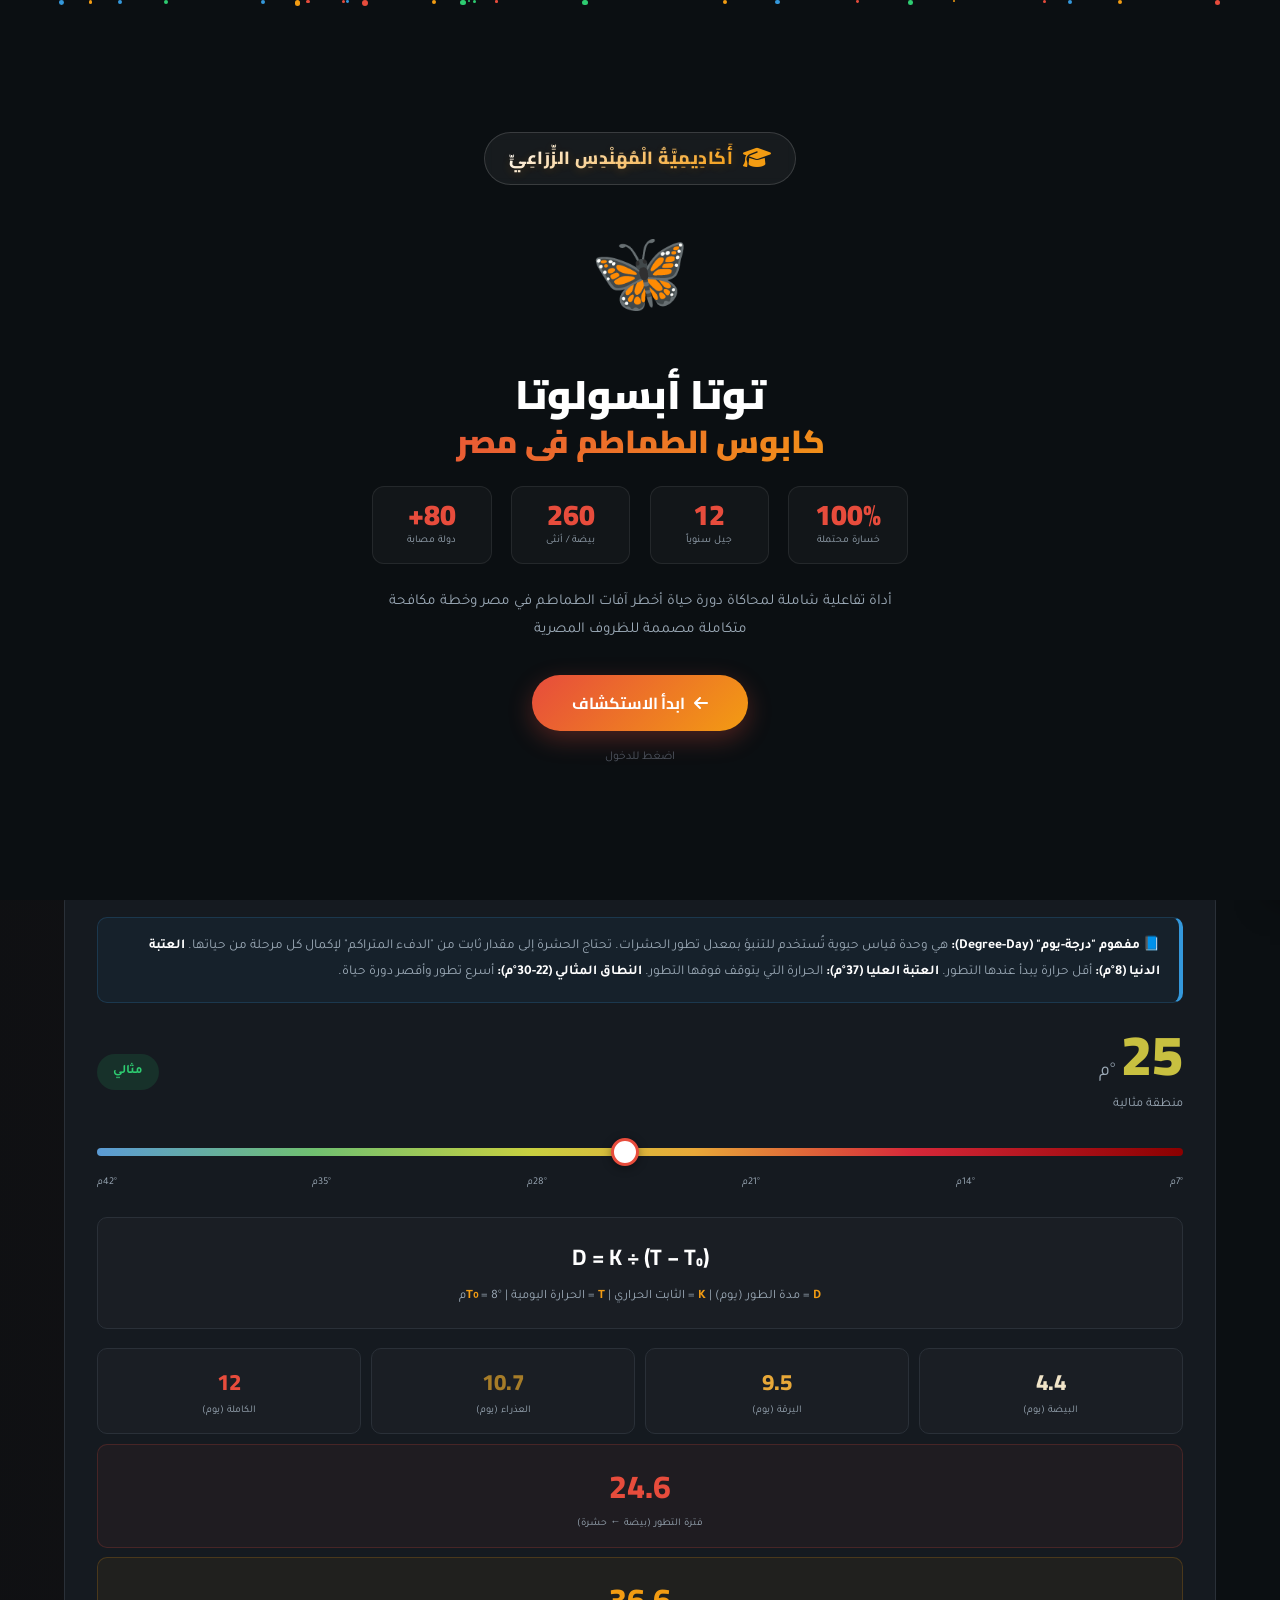
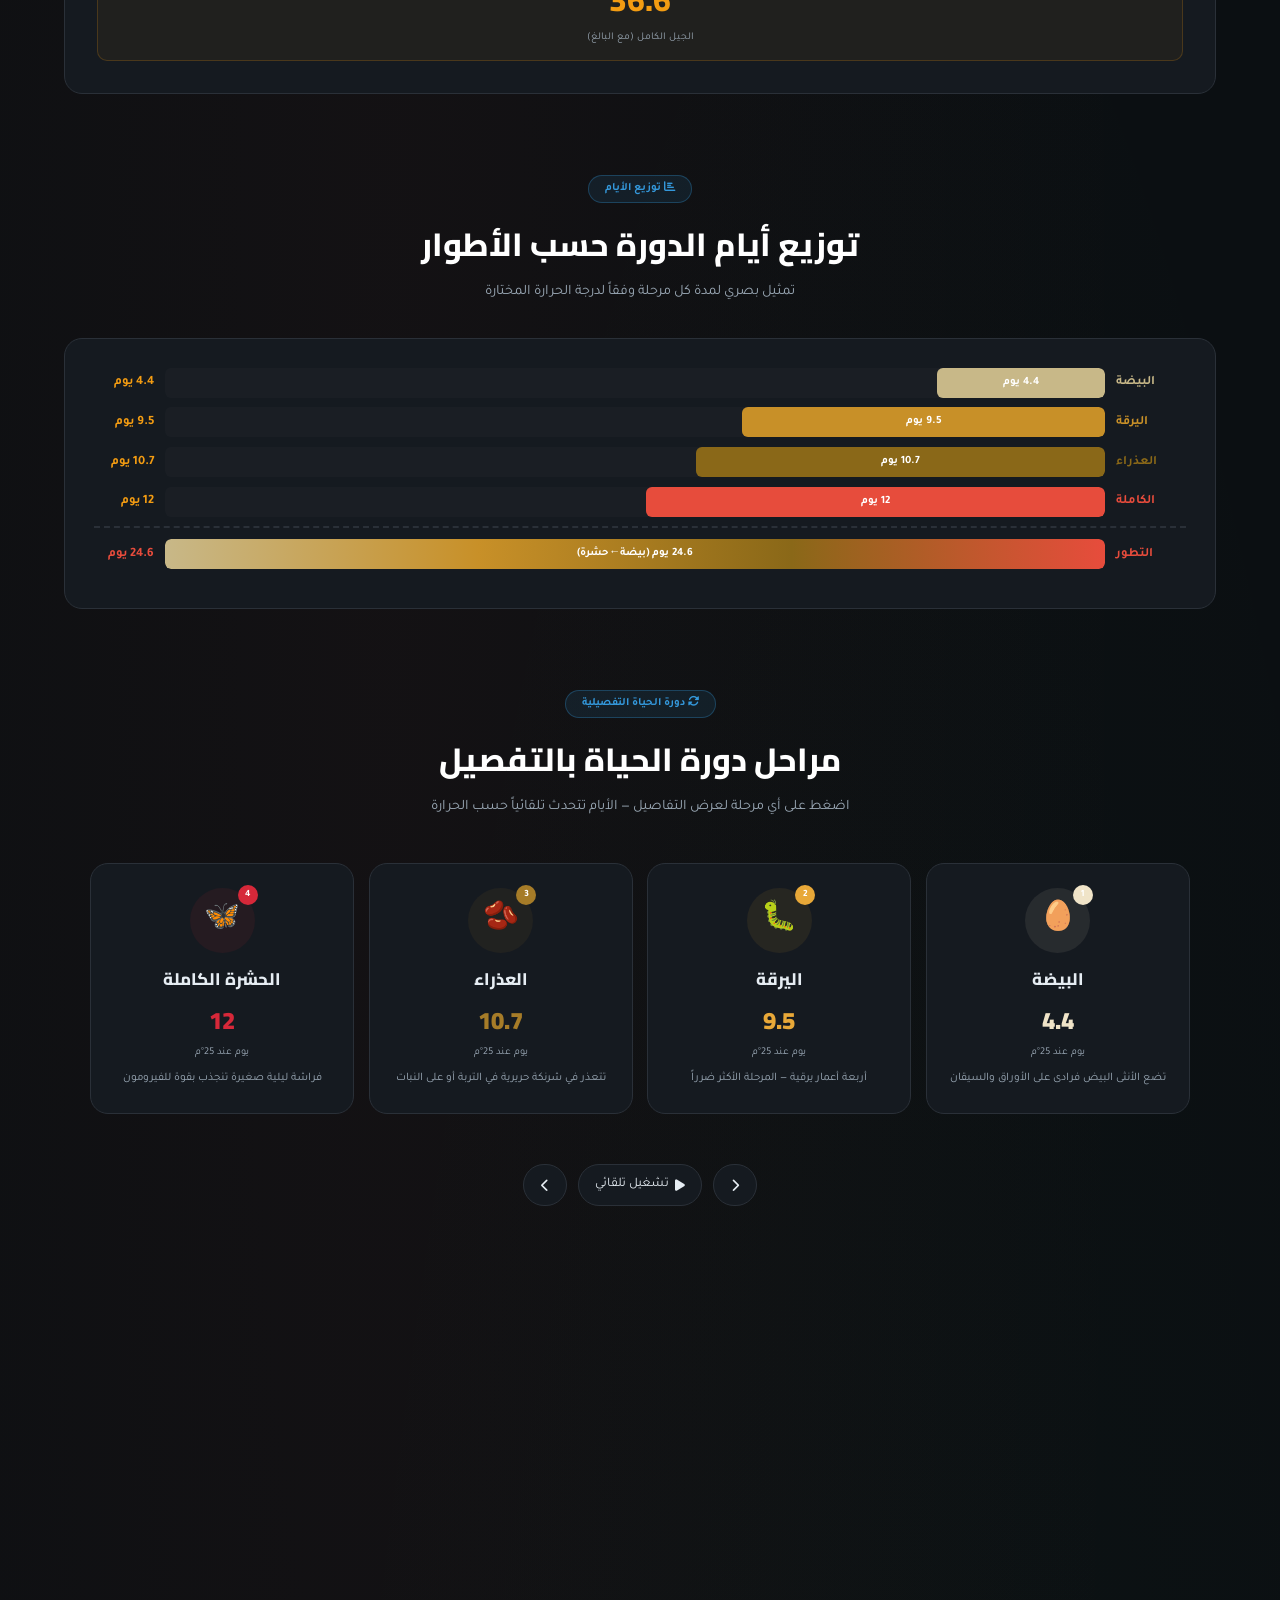
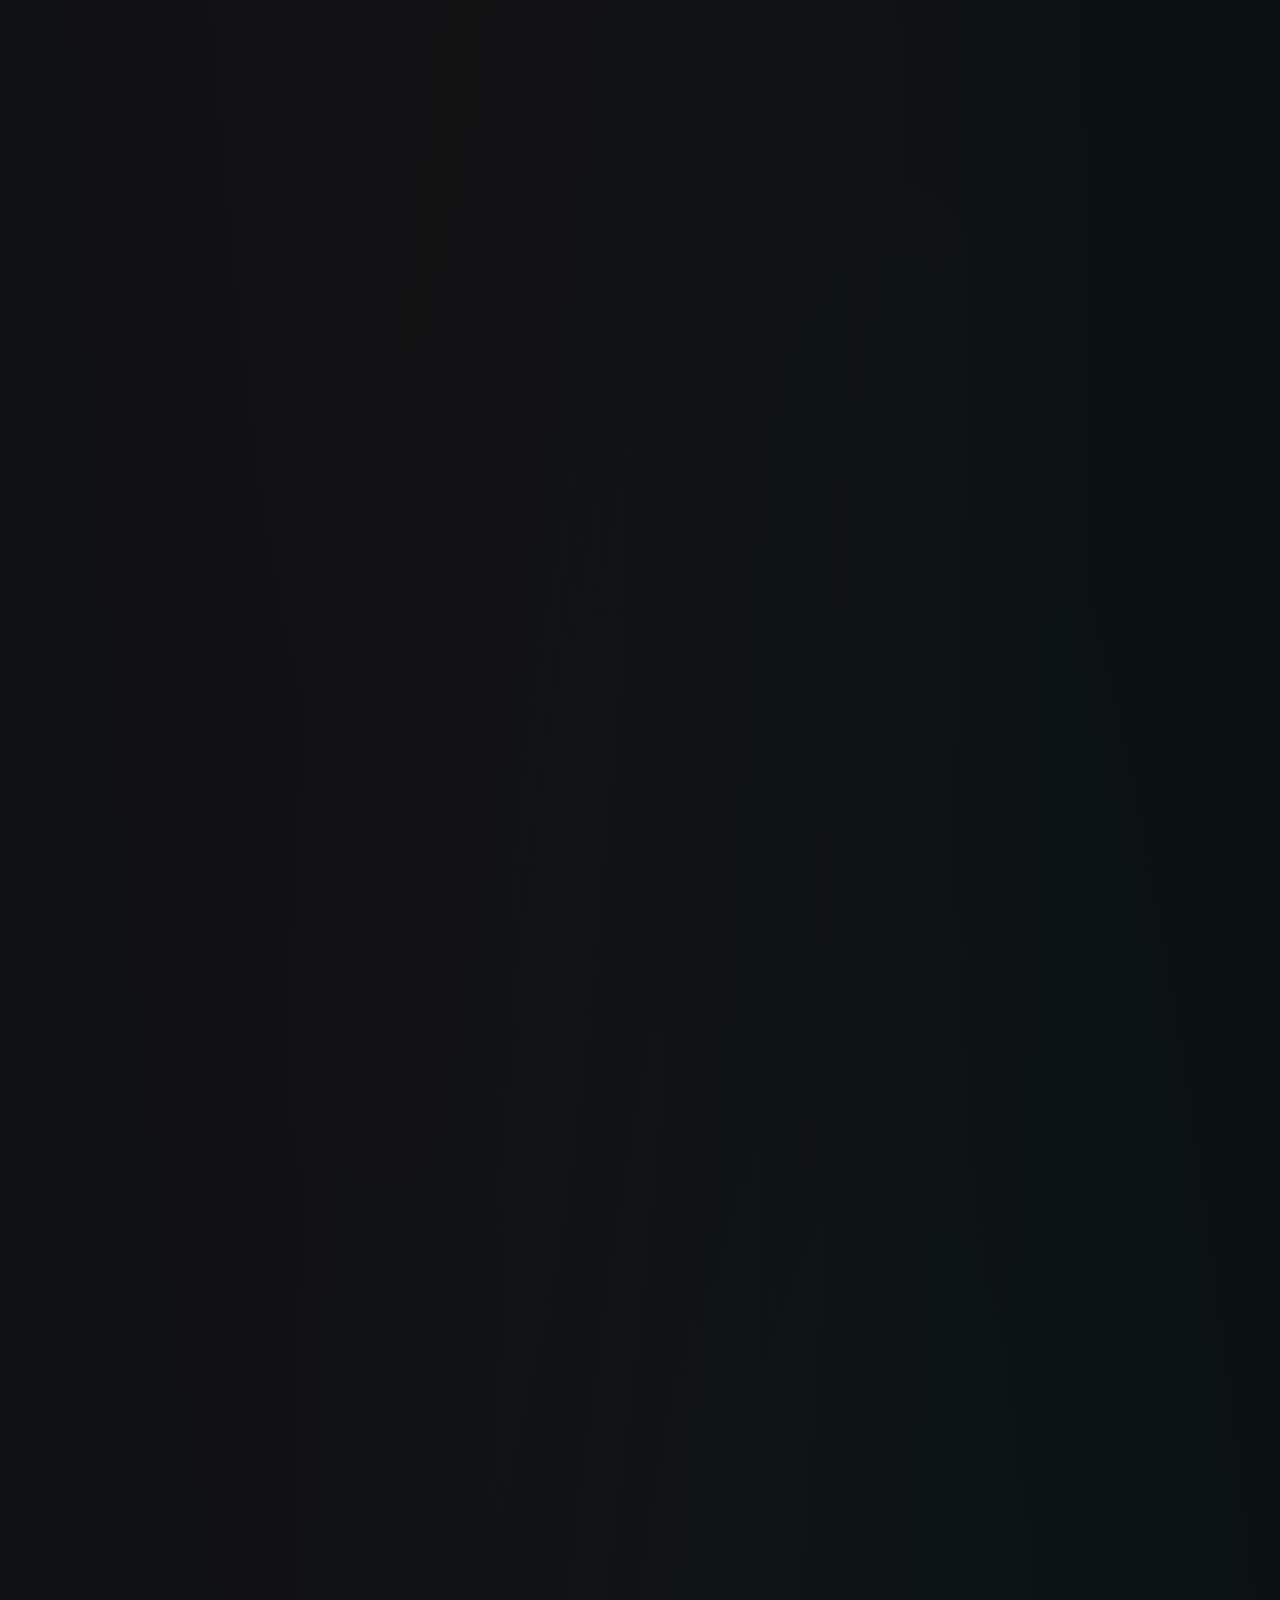
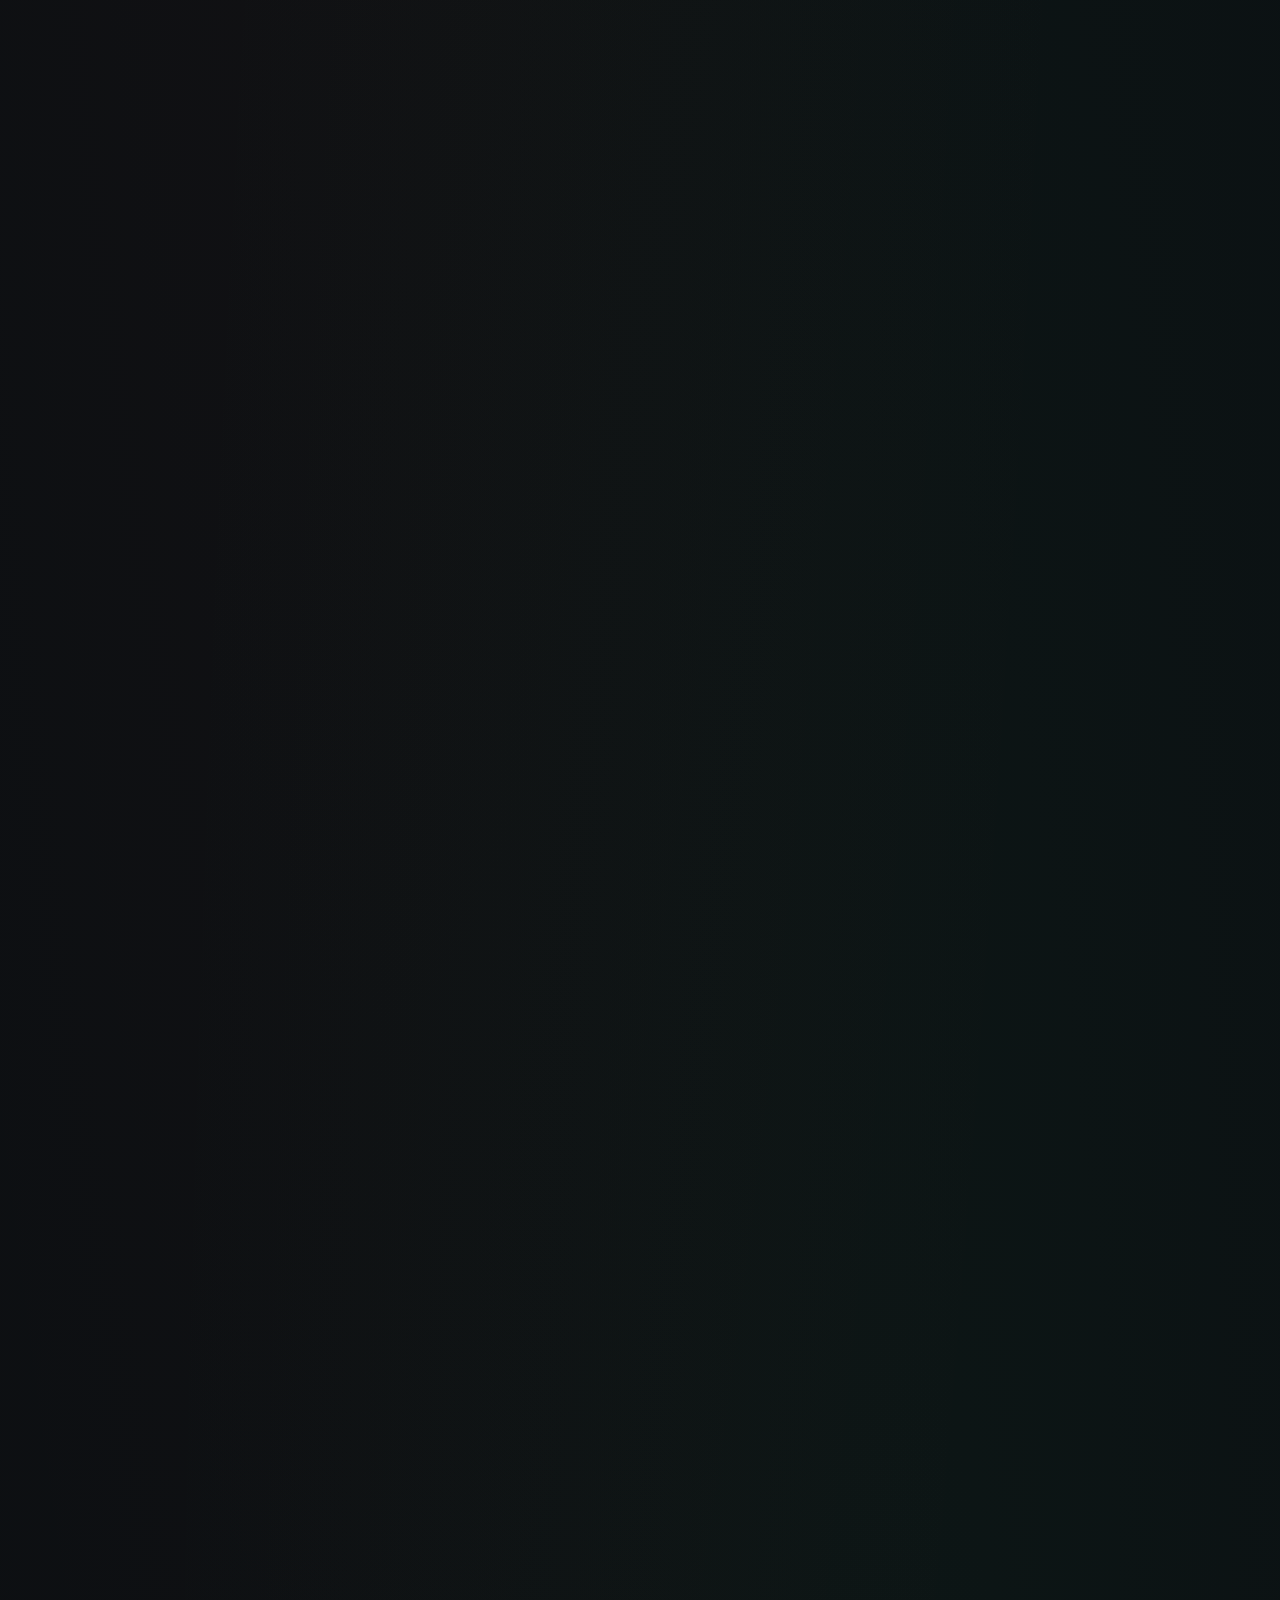
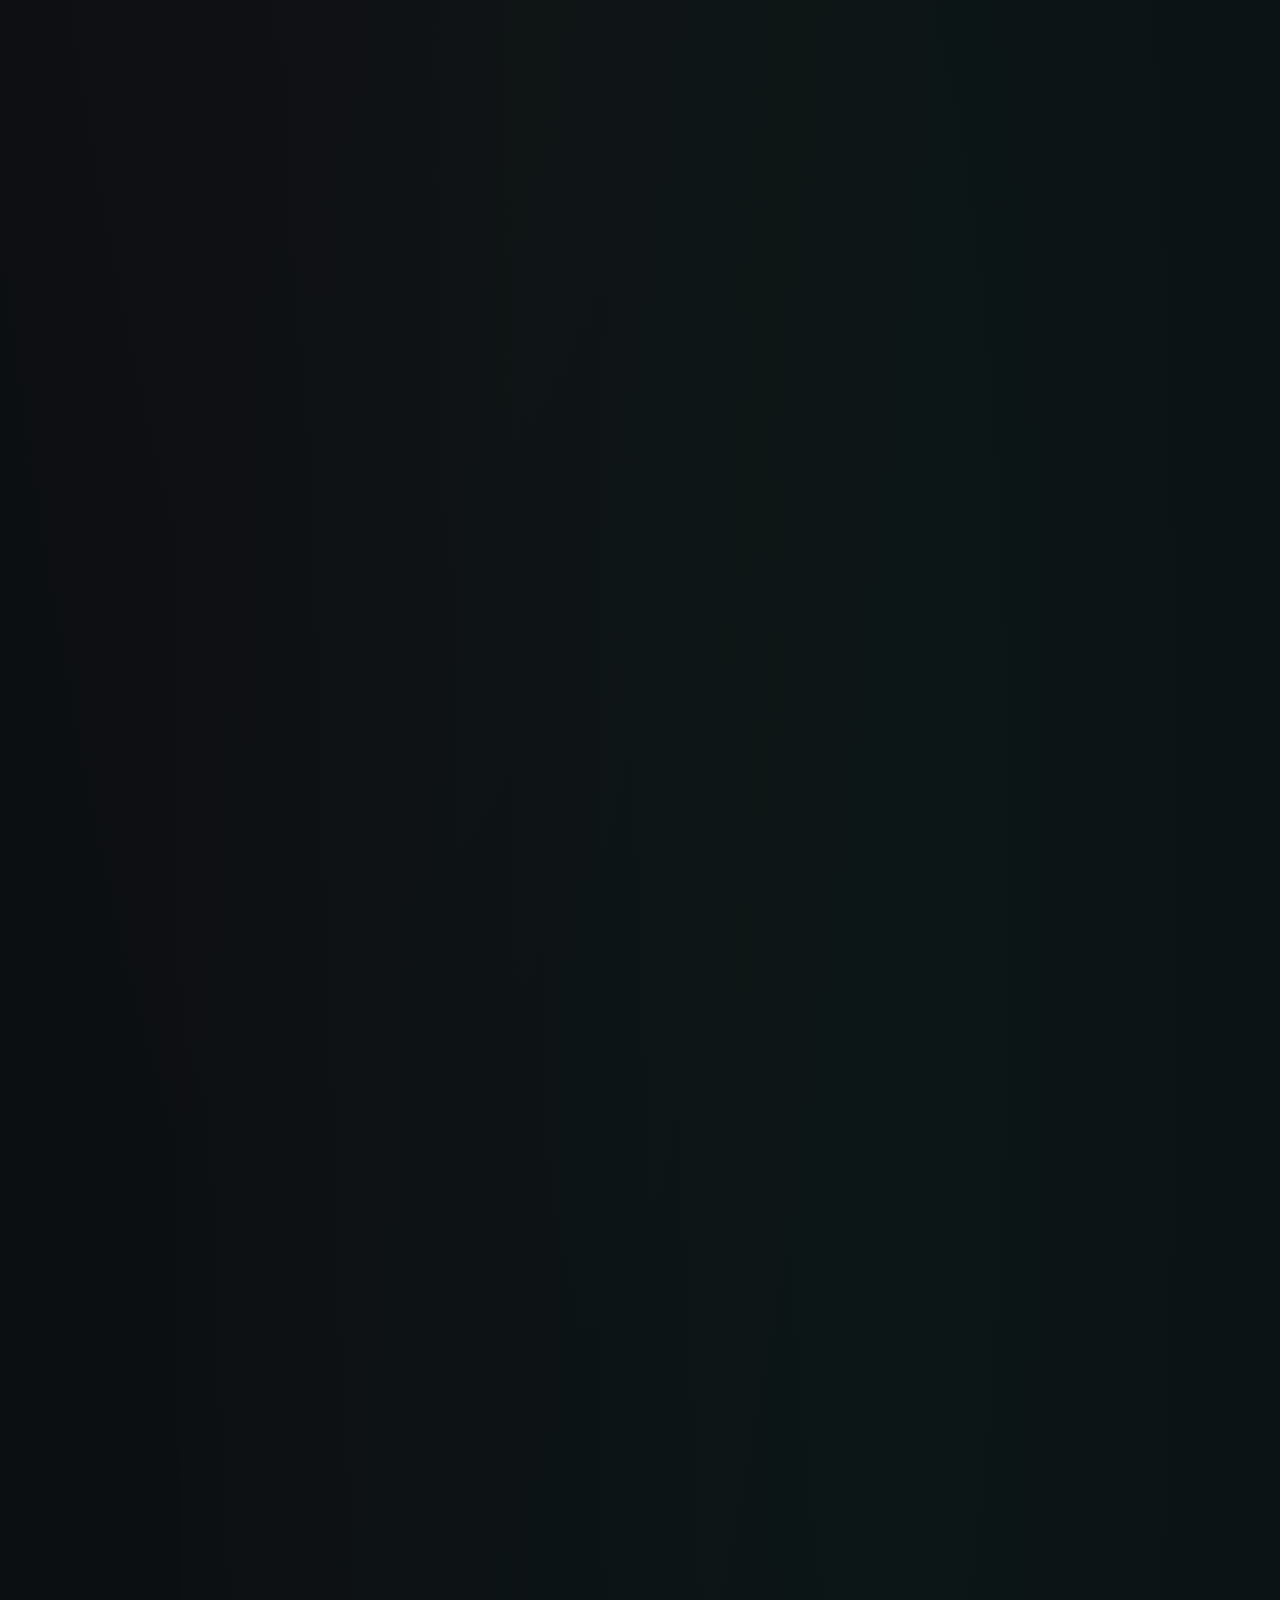
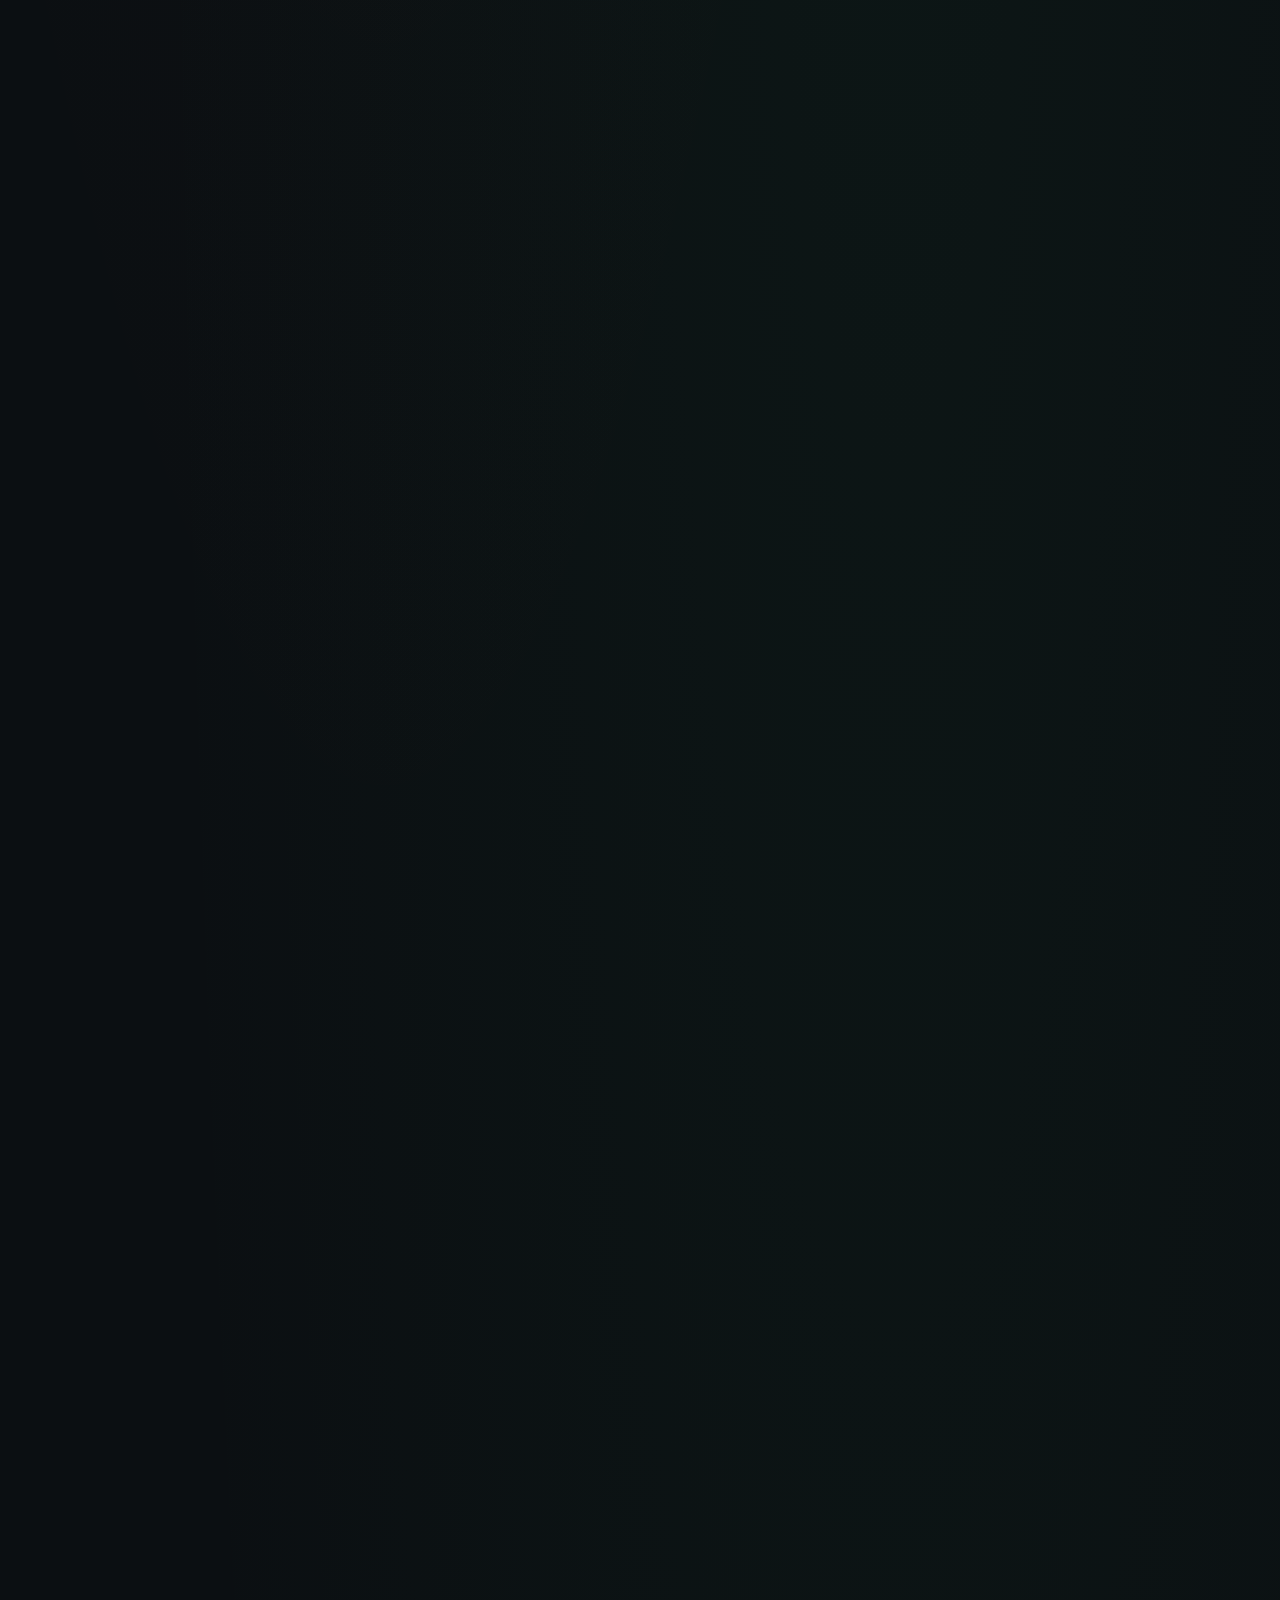
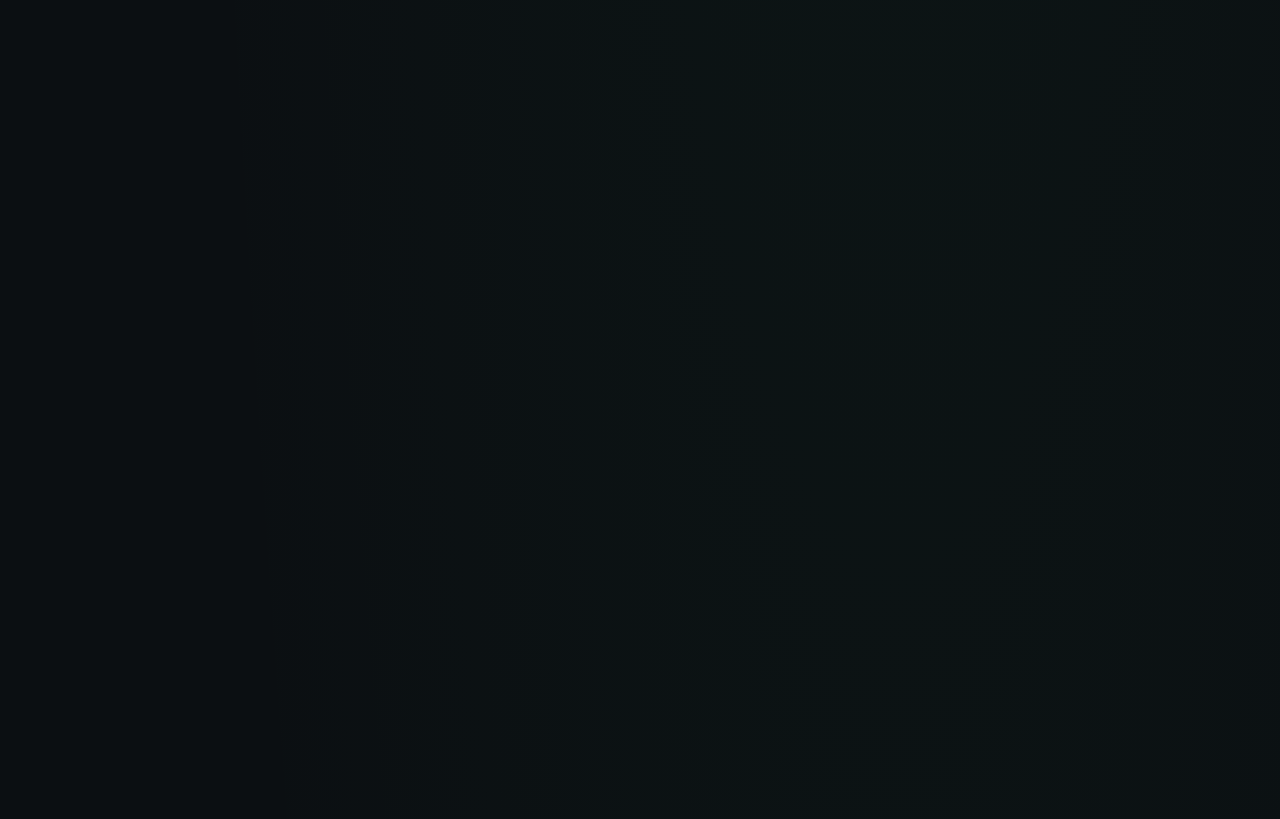
<file: index.html>
<!DOCTYPE html>
<html lang="ar" dir="rtl">
<head>
    <meta charset="UTF-8">
    <meta name="viewport" content="width=device-width, initial-scale=1.0, maximum-scale=5.0">
    
    <!-- PWA -->
    <link rel="manifest" href="manifest.json">
    <meta name="theme-color" content="#0b0f12">
    <link rel="icon" type="image/svg+xml" href="icons/icon.svg">
    <link rel="icon" type="image/png" sizes="32x32" href="icons/favicon-32x32.png">
    <link rel="icon" type="image/png" sizes="16x16" href="icons/favicon-16x16.png">
    <link rel="apple-touch-icon" sizes="180x180" href="icons/apple-touch-icon.png">
    
    <!-- SEO -->
    <title>توتا أبسولوتا – النموذج الحراري وخطة المكافحة في مصر | أكاديمية المهندس الزراعي</title>
    <meta name="description" content="دليل تفاعلي شامل حول آفة توتا أبسولوتا في مصر من إعداد أكاديمية المهندس الزراعي: محاكاة النموذج الحراري، خطة مكافحة متكاملة، وتقويم زراعي دقيق.">
    <meta name="keywords" content="توتا أبسولوتا, طماطم, مكافحة, مصر, نموذج حراري, درجة-يوم, IPM, آفات, أكاديمية المهندس الزراعي">
    <meta name="author" content="اكاديمية المهندس الزراعي">
    <meta name="robots" content="index, follow">
    <link rel="canonical" href="https://aburetage.github.io/Tuta-Absoluta-App/">
    
    <!-- Open Graph -->
    <meta property="og:title" content="توتا أبسولوتا – دليل المكافحة المتكاملة | أكاديمية المهندس الزراعي">
    <meta property="og:description" content="أداة تفاعلية لمحاكاة دورة حياة أخطر آفات الطماطم مع خطة مكافحة متكاملة.">
    <meta property="og:image" content="https://aburetage.github.io/Tuta-Absoluta-App/og-image.jpg">
    <meta property="og:url" content="https://aburetage.github.io/Tuta-Absoluta-App/">
    <meta property="og:type" content="website">
    
    <!-- Twitter Card -->
    <meta name="twitter:card" content="summary_large_image">
    <meta name="twitter:title" content="توتا أبسولوتا – دليل المكافحة المتكاملة">
    <meta name="twitter:description" content="أداة تفاعلية لمحاكاة دورة حياة أخطر آفات الطماطم مع خطة مكافحة متكاملة.">
    <meta name="twitter:image" content="https://aburetage.github.io/Tuta-Absoluta-App/og-image.jpg">
    
    <!-- Fonts -->
    <link rel="preconnect" href="https://fonts.googleapis.com">
    <link rel="preconnect" href="https://fonts.gstatic.com" crossorigin>
    <link href="https://fonts.googleapis.com/css2?family=Cairo:wght@200;400;600;700;800;900&family=Tajawal:wght@300;400;500;700&display=swap" rel="stylesheet">
    
    <!-- Icons -->
    <link rel="stylesheet" href="https://cdnjs.cloudflare.com/ajax/libs/font-awesome/6.5.0/css/all.min.css">
    
    <!-- Styles -->
    <link rel="stylesheet" href="style.css">

    <!-- Schema.org Markup -->
    <script type="application/ld+json">
    {
        "@context": "https://schema.org",
        "@type": "WebApplication",
        "name": "توتا أبسولوتا - دليل المكافحة المتكاملة",
        "description": "دليل تفاعلي شامل حول آفة توتا أبسولوتا في مصر: محاكاة النموذج الحراري وخطة مكافحة متكاملة",
        "applicationCategory": "EducationalApplication",
        "operatingSystem": "Any",
        "offers": { "@type": "Offer", "price": "0", "priceCurrency": "EGP" },
        "creator": { "@type": "Organization", "name": "اكاديمية المهندس الزراعي" },
        "url": "https://aburetage.github.io/Tuta-Absoluta-App/",
        "inLanguage": "ar-EG",
        "keywords": "توتا أبسولوتا, طماطم, مكافحة, مصر, نموذج حراري, IPM"
    }
    </script>
</head>
<body>
    <!-- Progress Bar -->
    <div class="progress-bar" id="progressBar">
        <div class="progress-fill" id="progressFill"></div>
    </div>

    <!-- Pull to Refresh Indicator -->
    <div class="pull-to-refresh" id="pullToRefresh">
        <i class="fas fa-sync-alt"></i>
        <span class="pull-text">اسحب للتحديث</span>
    </div>

    <!-- Loading Spinner -->
    <div id="loadingOverlay">
        <div class="loader"></div>
        <div class="loader-text">جاري تحميل التطبيق...</div>
        <div class="loader-subtext">يرجى الانتظار</div>
    </div>

    <!-- Landing Page -->
    <div class="landing-overlay" id="landingOverlay">
        <div class="landing-content">
            <div class="landing-academy-badge">
                <i class="fas fa-graduation-cap" aria-hidden="true"></i>
                <span>أَكَادِيمِيَّةُ الْمُهَنْدِسِ الزِّرَاعِيِّ</span>
            </div>
            <div class="landing-icon" role="img" aria-label="فراشة توتا أبسولوتا">🦋</div>
            <h1 class="landing-title">توتا أبسولوتا<span>كابوس الطماطم في مصر</span></h1>
            <div class="landing-stats">
                <div class="landing-stat"><div class="landing-stat-num">100%</div><div class="landing-stat-lbl">خسارة محتملة</div></div>
                <div class="landing-stat"><div class="landing-stat-num">12</div><div class="landing-stat-lbl">جيل سنوياً</div></div>
                <div class="landing-stat"><div class="landing-stat-num">260</div><div class="landing-stat-lbl">بيضة / أنثى</div></div>
                <div class="landing-stat"><div class="landing-stat-num">80+</div><div class="landing-stat-lbl">دولة مصابة</div></div>
            </div>
            <p class="landing-desc">أداة تفاعلية شاملة لمحاكاة دورة حياة أخطر آفات الطماطم في مصر وخطة مكافحة متكاملة مصممة للظروف المصرية</p>
            <button class="landing-btn" onclick="closeLanding()" aria-label="ابدأ الاستكشاف"><i class="fas fa-arrow-left" aria-hidden="true"></i>ابدأ الاستكشاف</button>
            <div class="landing-hint">اضغط للدخول</div>
        </div>
        <div class="landing-particles" id="landingParticles" aria-hidden="true"></div>
    </div>

    <!-- Top Navigation -->
    <nav class="top-nav" id="topNav" role="navigation" aria-label="التنقل الرئيسي">
        <div class="nav-right">
            <button class="nav-btn nav-icon-btn" onclick="toggleSideDrawer()" title="الأقسام" aria-label="الأقسام">
                <i class="fas fa-layer-group" aria-hidden="true"></i>
            </button>
        </div>
        <div class="nav-center">
            <span class="current-section-title" id="currentSectionTitle">الرئيسية</span>
        </div>
        <div class="nav-left">
            <div style="width: 44px;"></div>
        </div>
    </nav>

    <!-- Side Drawer -->
    <div class="side-drawer-overlay" id="sideDrawerOverlay" onclick="closeSideDrawer()" aria-hidden="true"></div>
    <aside class="side-drawer" id="sideDrawer" role="dialog" aria-label="قائمة التنقل الرئيسية" aria-hidden="true">
        <div class="drawer-content">
            <div class="drawer-header-block" onclick="goHome(); closeSideDrawer();" role="button" tabindex="0" aria-label="العودة للواجهة الرئيسية">
                <div class="drawer-header-icon">
                    <i class="fas fa-graduation-cap"></i>
                </div>
                <div class="drawer-header-text">
                    <span class="drawer-site-name">أكاديمية المهندس الزراعي</span>
                    <span class="drawer-site-hint">اضغط للعودة للرئيسية</span>
                </div>
            </div>

            <div class="drawer-nav-grid">
                <div class="drawer-nav-item" onclick="showSingleSection('biology', this); closeSideDrawer();" role="button" tabindex="0">
                    <div class="drawer-icon"><i class="fas fa-microscope"></i></div>
                    <span>البيولوجيا والنموذج الحراري</span>
                </div>
                <div class="drawer-nav-item" onclick="showSingleSection('spread-economic', this); closeSideDrawer();" role="button" tabindex="0">
                    <div class="drawer-icon"><i class="fas fa-globe-africa"></i></div>
                    <span>الانتشار والتأثير الاقتصادي</span>
                </div>
                <div class="drawer-nav-item" onclick="showSingleSection('seasonal-heatmap', this); closeSideDrawer();" role="button" tabindex="0">
                    <div class="drawer-icon"><i class="fas fa-cloud-sun"></i></div>
                    <span>النشاط الموسمي والخريطة الحرارية</span>
                </div>
                <div class="drawer-nav-item" onclick="showSingleSection('calendar', this); closeSideDrawer();" role="button" tabindex="0">
                    <div class="drawer-icon"><i class="fas fa-clipboard-check"></i></div>
                    <span>تقويم المكافحة</span>
                </div>
                <div class="drawer-nav-item" onclick="showSingleSection('ipm', this); closeSideDrawer();" role="button" tabindex="0">
                    <div class="drawer-icon"><i class="fas fa-shield-alt"></i></div>
                    <span>برنامج المكافحة المتكاملة</span>
                </div>
                <div class="drawer-nav-item" onclick="showSingleSection('bioagents', this); closeSideDrawer();" role="button" tabindex="0">
                    <div class="drawer-icon"><i class="fas fa-leaf"></i></div>
                    <span>الأعداء الحيوية</span>
                </div>
                <div class="drawer-nav-item" onclick="showSingleSection('resistance', this); closeSideDrawer();" role="button" tabindex="0">
                    <div class="drawer-icon"><i class="fas fa-exclamation-triangle"></i></div>
                    <span>مقاومة المبيدات</span>
                </div>
                <div class="drawer-nav-item" onclick="showSingleSection('faq', this); closeSideDrawer();" role="button" tabindex="0">
                    <div class="drawer-icon"><i class="fas fa-comments"></i></div>
                    <span>أسئلة شائعة</span>
                </div>
                <div class="drawer-nav-item" onclick="showSingleSection('sources', this); closeSideDrawer();" role="button" tabindex="0">
                    <div class="drawer-icon"><i class="fas fa-book"></i></div>
                    <span>المصادر والمراجع</span>
                </div>
            </div>
        </div>
    </aside>

    <!-- Floating Action Button (FAB) -->
    <div class="fab-container" id="fabContainer">
        <div class="fab-sub-buttons" id="fabSubButtons">
            <a href="https://wa.me/201091777099" target="_blank" rel="noopener noreferrer" class="fab-btn-glass whatsapp" title="واتساب" aria-label="واتساب">
                <i class="fab fa-whatsapp"></i>
            </a>
            <a href="mailto:aliazmy30@gmail.com" class="fab-btn-glass email" title="البريد الإلكتروني" aria-label="البريد الإلكتروني">
                <i class="fas fa-envelope"></i>
            </a>
            <a href="https://x.com/abu_retage0" target="_blank" rel="noopener noreferrer" class="fab-btn-glass twitter" title="X (تويتر)" aria-label="X (تويتر)">
                <i class="fab fa-x-twitter"></i>
            </a>
        </div>
        <button class="fab-main-btn-glass" id="fabMainBtn" onclick="toggleFab()" aria-label="معلومات التواصل" aria-expanded="false">
            <i class="fas fa-headset fab-icon-open"></i>
            <i class="fas fa-times fab-icon-close"></i>
        </button>
    </div>

    <!-- PWA Install Button -->
    <button id="installBtn" class="fab-btn-glass pwa-fab" onclick="installPWA()" aria-label="تثبيت التطبيق" style="display: none;">
        <i class="fas fa-download"></i>
    </button>

    <div class="container" id="mainContainer">
        <header class="hero hero-hidden" id="heroSection"></header>

        <!-- About Section -->
        <section class="section" id="about" data-group="biology" role="region" aria-labelledby="about-title">
            <div class="section-header reveal"><div class="section-badge"><i class="fas fa-info-circle" aria-hidden="true"></i> تصنيف وبيولوجيا</div><h2 id="about-title">نبذة تعريفية شاملة عن الآفة</h2><p>الموطن الأصلي، التصنيف العلمي، والخصائص البيولوجية</p></div>
            <div class="about-grid reveal">
                <div class="about-card"><h3>🦋 التعريف والتصنيف العلمي</h3><p><strong>توتا أبسولوتا (<em>Tuta absoluta</em>)</strong> هي فراشة دقيقة تنتمي إلى:</p><ul><li><i class="fas fa-circle" aria-hidden="true"></i> <strong>الرتبة:</strong> حرشفية الأجنحة <span class="about-highlight">Lepidoptera</span></li><li><i class="fas fa-circle" aria-hidden="true"></i> <strong>الفصيلة:</strong> العثيات الخيمية <span class="about-highlight">Gelechiidae</span></li><li><i class="fas fa-circle" aria-hidden="true"></i> <strong>الموطن الأصلي:</strong> أمريكا الجنوبية (بيرو، 1917)</li><li><i class="fas fa-circle" aria-hidden="true"></i> <strong>تاريخ الغزو:</strong> أوروبا (2006) ← مصر (2009)</li></ul></div>
                <div class="about-card"><h3>🔬 البيولوجيا والخصائص</h3><ul><li><i class="fas fa-circle" aria-hidden="true"></i> <strong>باع الجناح:</strong> 10–13 مم</li><li><i class="fas fa-circle" aria-hidden="true"></i> <strong>النشاط:</strong> ليلي بالكامل</li><li><i class="fas fa-circle" aria-hidden="true"></i> <strong>العتبة الحرارية الدنيا:</strong> 8°م</li><li><i class="fas fa-circle" aria-hidden="true"></i> <strong>النطاق الحراري المثالي:</strong> 22–30°م</li><li><i class="fas fa-circle" aria-hidden="true"></i> <strong>العتبة العليا:</strong> 37°م</li><li><i class="fas fa-circle" aria-hidden="true"></i> <strong>الثابت الحراري الكلي:</strong> ~416.7 درجة-يوم</li></ul></div>
            </div>
        </section>

        <!-- Thermal Model -->
        <section class="section" id="thermal" data-group="biology" role="region" aria-labelledby="thermal-title">
            <div class="section-header reveal"><div class="section-badge"><i class="fas fa-thermometer-half" aria-hidden="true"></i> نموذج درجة-يوم</div><h2 id="thermal-title">محاكاة تطور الحشرة حسب الحرارة</h2><p>حرّك المؤشر لتغيير درجة الحرارة، وشاهد مباشرةً كيف تستجيب مدة كل طور</p></div>
            <div class="temp-card reveal">
                <div class="degree-explanation"><strong>📘 مفهوم "درجة-يوم" (Degree-Day):</strong> هي وحدة قياس حيوية تُستخدم للتنبؤ بمعدل تطور الحشرات. تحتاج الحشرة إلى مقدار ثابت من "الدفء المتراكم" لإكمال كل مرحلة من حياتها. <strong>العتبة الدنيا (8°م):</strong> أقل حرارة يبدأ عندها التطور. <strong>العتبة العليا (37°م):</strong> الحرارة التي يتوقف فوقها التطور. <strong>النطاق المثالي (22-30°م):</strong> أسرع تطور وأقصر دورة حياة.</div>
                <div class="temp-top"><div><div class="temp-display"><span class="temp-value" id="tempVal">25</span><span class="temp-unit">°م</span></div><div style="font-size:.8rem;color:var(--text2);margin-top:.2rem" id="tempDesc">منطقة مثالية – دورة سريعة</div></div><span class="temp-zone" id="tempZone" style="background:rgba(46,204,113,.12);color:var(--plan-accent2)">مثالي</span></div>
                <div class="temp-slider-wrap">
                    <label for="tempSlider" class="sr-only">اختر درجة الحرارة</label>
                    <input type="range" min="7" max="42" value="25" step="1" class="temp-slider" id="tempSlider" aria-label="اختر درجة الحرارة" aria-valuemin="7" aria-valuemax="42" aria-valuenow="25">
                    <div class="temp-marks"><span>7°م</span><span>14°م</span><span>21°م</span><span>28°م</span><span>35°م</span><span>42°م</span></div>
                </div>
                <div class="formula-box"><div class="formula">D = K ÷ (T − T₀)</div><div class="formula-desc"><span>D</span> = مدة الطور (يوم) | <span>K</span> = الثابت الحراري | <span>T</span> = الحرارة اليومية | <span>T₀</span> = 8°م</div></div>
                <div class="temp-grid" id="tempGrid" role="list" aria-label="مدة كل طور بالأيام"></div>
            </div>
        </section>

        <!-- Days Distribution -->
        <section class="section" id="daysSection" data-group="biology" role="region" aria-labelledby="days-title">
            <div class="section-header reveal"><div class="section-badge"><i class="fas fa-chart-bar" aria-hidden="true"></i> توزيع الأيام</div><h2 id="days-title">توزيع أيام الدورة حسب الأطوار</h2><p>تمثيل بصري لمدة كل مرحلة وفقاً لدرجة الحرارة المختارة</p></div>
            <div class="card reveal" id="daysBox" role="img" aria-label="رسم بياني لتوزيع الأيام"></div>
        </section>

        <!-- Lifecycle -->
        <section class="section" id="lifecycle" data-group="biology" role="region" aria-labelledby="lifecycle-title">
            <div class="section-header reveal"><div class="section-badge"><i class="fas fa-sync-alt" aria-hidden="true"></i> دورة الحياة التفصيلية</div><h2 id="lifecycle-title">مراحل دورة الحياة بالتفصيل</h2><p>اضغط على أي مرحلة لعرض التفاصيل — الأيام تتحدث تلقائياً حسب الحرارة</p></div>
            <div class="sg reveal" id="sGrid" role="list" aria-label="مراحل دورة الحياة"></div>
            <div class="dp" id="detP"><div class="dinn" id="detI"></div><button class="close-detail-btn" onclick="selS(-1)" aria-label="إغلاق التفاصيل">✕</button></div>
            <div class="nr reveal">
                <button class="nbtn c" id="prevS" aria-label="المرحلة السابقة"><i class="fas fa-chevron-right" aria-hidden="true"></i></button>
                <button class="nbtn" id="autoBtn" aria-label="تشغيل تلقائي"><i class="fas fa-play" aria-hidden="true"></i><span>تشغيل تلقائي</span></button>
                <button class="nbtn c" id="nextS" aria-label="المرحلة التالية"><i class="fas fa-chevron-left" aria-hidden="true"></i></button>
            </div>
        </section>

        <!-- Spread Reasons (تم تعديل الفلترة لتطابق الأعداء الحيوية) -->
        <section class="section" id="spread" data-group="spread-economic" role="region" aria-labelledby="spread-title">
            <div class="section-header reveal"><div class="section-badge"><i class="fas fa-chart-pie" aria-hidden="true"></i> تحليل الانتشار</div><h2 id="spread-title">أسباب انتشار توتا أبسولوتا في مصر</h2><p>اختر نوع العامل لعرض البطاقات ذات الصلة</p></div>
            <div class="bio-category-filter reveal" role="toolbar" aria-label="فلترة أسباب الانتشار">
                <button class="bio-filter-btn active" onclick="filterBioCards('env', 'spreadAccordion', this)" aria-pressed="true">🌍 بيئي وزراعي</button>
                <button class="bio-filter-btn" onclick="filterBioCards('human', 'spreadAccordion', this)" aria-pressed="false">🚛 بشري وتجاري</button>
                <button class="bio-filter-btn" onclick="filterBioCards('bio', 'spreadAccordion', this)" aria-pressed="false">🐛 حيوي وسلوكي</button>
            </div>
            <div class="bio-agent-grid reveal" id="spreadAccordion" role="list"></div>
        </section>

        <!-- Economic Impact (تم تعديل الفلترة لتطابق الأعداء الحيوية) -->
        <section class="section" id="economic" data-group="spread-economic" role="region" aria-labelledby="economic-title">
            <div class="section-header reveal"><div class="section-badge"><i class="fas fa-coins" aria-hidden="true"></i> التأثيرات الاقتصادية</div><h2 id="economic-title">التأثيرات الاقتصادية على إنتاج الطماطم في مصر</h2><p>اختر نوع الخسارة لعرض البطاقات ذات الصلة</p></div>
            <div class="econ-stats reveal" id="econStats" role="list" aria-label="إحصائيات اقتصادية"></div>
            <div class="bio-category-filter reveal" role="toolbar" aria-label="فلترة التأثيرات الاقتصادية">
                <button class="bio-filter-btn active" onclick="filterBioCards('direct', 'econAccordion', this)" aria-pressed="true">📉 خسائر مباشرة</button>
                <button class="bio-filter-btn" onclick="filterBioCards('indirect', 'econAccordion', this)" aria-pressed="false">💸 خسائر غير مباشرة</button>
                <button class="bio-filter-btn" onclick="filterBioCards('macro', 'econAccordion', this)" aria-pressed="false">📊 تأثير كلي</button>
            </div>
            <div class="bio-agent-grid reveal" id="econAccordion" role="list"></div>
        </section>

        <!-- Seasonal Activity -->
        <section class="section" id="seasonal" data-group="seasonal-heatmap" role="region" aria-labelledby="seasonal-title">
            <div class="section-header reveal"><div class="section-badge"><i class="fas fa-calendar-alt" aria-hidden="true"></i> النشاط الموسمي</div><h2 id="seasonal-title">نشاط الآفة على مدار العام في مصر</h2><p>متوسطات درجات الحرارة الشهرية ومدة دورة الحياة وعدد الأجيال المحتملة</p></div>
            <div class="chart-card reveal"><h3>📊 النشاط الموسمي لتوتا أبسولوتا في مصر</h3><canvas id="seasonChart" role="img" aria-label="رسم بياني للنشاط الموسمي"></canvas><div class="chart-legend" id="chartLegend" role="list" aria-label="مفتاح الرسم البياني"></div><div class="chart-explain"><strong>🔍 كيف تقرأ الرسم البياني؟</strong><br>• <strong>الأعمدة الملوّنة:</strong> مدة دورة التطور باليوم. كلما كان العمود أقصر، زادت الخطورة.<br>• <strong>الخط الأحمر:</strong> متوسط درجة الحرارة الشهرية.<br>• <strong>الأرقام أسفل كل شهر:</strong> عدد الأجيال المحتملة خلال هذا الشهر.</div></div>
        </section>

        <!-- Heatmap -->
        <section class="section" id="heatmap" data-group="seasonal-heatmap" role="region" aria-labelledby="heatmap-title">
            <div class="section-header reveal"><div class="section-badge"><i class="fas fa-th" aria-hidden="true"></i> الخريطة الحرارية</div><h2 id="heatmap-title">الخريطة الحرارية لنشاط الآفة</h2><p>توزيع مستوى الخطورة والنشاط عبر أشهر السنة المصرية</p></div>
            <div class="reveal">
                <div class="heatmap-wrapper">
                    <div class="heatmap-grid" id="heatmapGrid" role="grid" aria-label="الخريطة الحرارية"></div>
                    <div class="heatmap-labels" id="heatmapLabels" aria-hidden="true"></div>
                </div>
                <div class="chart-legend" style="margin-top:1rem" role="list" aria-label="مفتاح الخريطة الحرارية">
                    <span><span class="legend-dot" style="background:rgba(100,180,200,.4)"></span> منخفض</span>
                    <span><span class="legend-dot" style="background:rgba(200,180,70,.5)"></span> متوسط</span>
                    <span><span class="legend-dot" style="background:rgba(46,204,113,.6)"></span> عالي</span>
                    <span><span class="legend-dot" style="background:rgba(231,76,60,.7)"></span> شديد</span>
                </div>
            </div>
        </section>

        <!-- Calendar -->
        <section class="section" id="calendar" data-group="calendar" role="region" aria-labelledby="calendar-title">
            <div class="section-header reveal"><div class="section-badge"><i class="fas fa-calendar-check" aria-hidden="true"></i> تقويم المكافحة</div><h2 id="calendar-title">التقويم الزراعي لمكافحة توتا أبسولوتا في مصر</h2><p>بيانات مناخية دقيقة ونشاط شهري للآفة مع توصيات المكافحة المتكاملة</p></div>
            <div class="filter-bar reveal" role="toolbar" aria-label="فلترة التقويم حسب الموسم">
                <button class="filter-btn active" onclick="filterSeason('all', this)" aria-pressed="true">📅 الكل</button>
                <button class="filter-btn" onclick="filterSeason('spring', this)" aria-pressed="false">🌸 الربيع</button>
                <button class="filter-btn" onclick="filterSeason('summer', this)" aria-pressed="false">☀️ الصيف</button>
                <button class="filter-btn" onclick="filterSeason('autumn', this)" aria-pressed="false">🍂 الخريف</button>
                <button class="filter-btn" onclick="filterSeason('winter', this)" aria-pressed="false">❄️ الشتاء</button>
            </div>
            <div class="table-wrapper reveal"><table id="calendarTable" role="table" aria-label="تقويم المكافحة الشهري"><thead><tr><th>العنصر</th><th data-month="0">يناير</th><th data-month="1">فبراير</th><th data-month="2">مارس</th><th data-month="3">أبريل</th><th data-month="4">مايو</th><th data-month="5">يونيو</th><th data-month="6">يوليو</th><th data-month="7">أغسطس</th><th data-month="8">سبتمبر</th><th data-month="9">أكتوبر</th><th data-month="10">نوفمبر</th><th data-month="11">ديسمبر</th></tr></thead><tbody></tbody></table></div>
            <div class="plan-cards-section reveal">
                <h2 class="plan-cards-title">🗓️ خطة العمل الشهرية لمكافحة توتا أبسولوتا</h2>
                <p class="plan-cards-subtitle">خطة سنوية متكاملة مصممة خصيصاً للظروف المناخية والزراعية في مصر</p>
                <div class="plan-layout">
                    <div class="plan-filter-col" id="planFilterCol" role="toolbar" aria-label="فلترة خطة العمل">
                        <button class="filter-btn active" onclick="showPlanCard('jan-feb', this)" aria-pressed="true">يناير – فبراير</button>
                        <button class="filter-btn" onclick="showPlanCard('mar-apr', this)" aria-pressed="false">مارس – أبريل</button>
                        <button class="filter-btn" onclick="showPlanCard('may-jun', this)" aria-pressed="false">مايو – يونيو</button>
                        <button class="filter-btn" onclick="showPlanCard('jul-aug', this)" aria-pressed="false">يوليو – أغسطس</button>
                        <button class="filter-btn" onclick="showPlanCard('sep-oct', this)" aria-pressed="false">سبتمبر – أكتوبر</button>
                        <button class="filter-btn" onclick="showPlanCard('nov-dec', this)" aria-pressed="false">نوفمبر – ديسمبر</button>
                    </div>
                    <div class="plan-card-wrapper" id="planCardWrapper" role="region" aria-label="تفاصيل خطة العمل"></div>
                </div>
            </div>
        </section>

        <!-- IPM Program -->
        <section class="section ipm-section" id="ipm" data-group="ipm" role="region" aria-labelledby="ipm-title">
            <div class="section-header reveal"><div class="section-badge"><i class="fas fa-shield-alt" aria-hidden="true"></i> برنامج المكافحة</div><h2 id="ipm-title">برنامج المكافحة المتكاملة (IPM)</h2><p>الإدارة المتكاملة للآفات تجمع بين الوقاية والمراقبة والمكافحة البيولوجية والكيميائية الرشيدة</p></div>
            <div class="reveal" id="ipmContent"></div>
        </section>

        <!-- Biological Agents -->
        <section class="section" id="bioagents" data-group="bioagents" role="region" aria-labelledby="bioagents-title">
            <div class="section-header reveal">
                <div class="section-badge"><i class="fas fa-bug" aria-hidden="true"></i> موسوعة الأعداء الحيوية</div>
                <h2 id="bioagents-title">مكتبة الأعداء الحيوية الشاملة</h2>
                <p>موسوعة متكاملة لـ 18 عدوًا حيويًا متخصصًا في مكافحة توتا أبسولوتا</p>
            </div>
            <div class="reveal" style="max-width: 900px; margin: 0 auto 2rem;">
                <div class="glass-card" style="padding: 1.8rem;">
                    <p style="color: var(--text2); line-height: 1.9;">
                        <strong style="color: var(--plan-accent);">مكتبة الأعداء الحيوية ليست مجرد قائمة كائنات نافعة،</strong> 
                        بل هي أساس برنامج المكافحة المتكامل الحديث لتوتا أبسولوتا، خصوصًا بعد أن أدى الإفراط في استخدام المبيدات إلى انخفاض أعداد الأعداء الحيوية الطبيعية وظهور سلالات مقاومة للمبيدات.
                    </p>
                </div>
            </div>
            <div class="bio-category-filter reveal" id="bioCategoryFilter" role="toolbar" aria-label="فلترة الأعداء الحيوية حسب النوع"></div>
            <div class="bio-agent-grid reveal" id="bioCardsContainer" role="list"></div>
            <div id="bioModalsContainer" aria-hidden="true"></div>
            <div class="reveal" style="max-width: 900px; margin: 2rem auto;">
                <div class="glass-card" style="padding: 1.8rem; text-align: center;">
                    <h3 style="color: var(--plan-accent); margin-bottom: 1rem;">🌼 التصنيف الشامل للأعداء الحيوية</h3>
                    <p style="color: var(--text2); line-height: 1.9; margin-bottom: 1rem;">
                        تم تنظيم هذه الموسوعة في 5 فئات رئيسية لتسهيل البحث والاستخدام العملي:
                    </p>
                    <div style="display: flex; flex-wrap: wrap; gap: 0.8rem; justify-content: center; margin-top: 1rem;" role="list" aria-label="فئات الأعداء الحيوية">
                        <span class="bio-badge badge-blue" role="listitem">🐝 طفيلات البيض (3)</span>
                        <span class="bio-badge badge-green" role="listitem">🐝 طفيلات اليرقات (3)</span>
                        <span class="bio-badge badge-purple" role="listitem">🪲 المفترسات (5)</span>
                        <span class="bio-badge badge-amber" role="listitem">🍄 الفطريات الممرضة (4)</span>
                        <span class="bio-badge badge-red" role="listitem">🪱 النيماتودا الممرضة (3)</span>
                    </div>
                </div>
            </div>
        </section>

        <!-- Resistance -->
        <section class="section" id="resistance" data-group="resistance" role="region" aria-labelledby="resistance-title">
            <div class="section-header reveal"><div class="section-badge"><i class="fas fa-chart-line" aria-hidden="true"></i> مقاومة المبيدات</div><h2 id="resistance-title">لوحة معلومات مقاومة المبيدات في مصر</h2><p>مستويات المقاومة المسجلة بناءً على الدراسات الحديثة</p></div>
            <div class="resistance-grid reveal" id="resistanceGrid" role="list"></div>
        </section>

        <!-- FAQ -->
        <section class="section" id="faq" data-group="faq" role="region" aria-labelledby="faq-title">
            <div class="section-header reveal"><div class="section-badge"><i class="fas fa-question-circle" aria-hidden="true"></i> أسئلة شائعة</div><h2 id="faq-title">الأسئلة الشائعة حول توتا أبسولوتا</h2><p>إجابات سريعة لأكثر الأسئلة تداولاً بين المزارعين</p></div>
            <div class="faq-list reveal" id="faqList" role="list"></div>
        </section>

        <!-- Sources -->
        <section class="section" id="sources" data-group="sources" role="region" aria-labelledby="sources-title">
            <div class="section-header reveal"><div class="section-badge"><i class="fas fa-book-open" aria-hidden="true"></i> المراجع العلمية</div><h2 id="sources-title">المصادر والمراجع</h2><p>جميع البيانات مستندة إلى دراسات علمية محكّمة ومؤسسات رسمية</p></div>
            <div class="sources-grid reveal" id="sourcesBox" role="list"></div>
        </section>
    </div>

    <!-- Scripts -->
    <script src="js/data-loader.js"></script>
    <script src="script.js" defer></script>
    <script>
        // PWA & Service Worker
        if ('serviceWorker' in navigator) {
            window.addEventListener('load', () => {
                navigator.serviceWorker.register('./sw.js')
                    .then(reg => console.log('✅ SW registered:', reg.scope))
                    .catch(err => console.log('❌ SW failed:', err));
            });
        }

        let deferredPrompt;
        window.addEventListener('beforeinstallprompt', (e) => {
            e.preventDefault();
            deferredPrompt = e;
            document.getElementById('installBtn').style.display = 'flex';
        });

        function installPWA() {
            if (deferredPrompt) {
                deferredPrompt.prompt();
                deferredPrompt.userChoice.then((choiceResult) => {
                    if (choiceResult.outcome === 'accepted') {
                        console.log('✅ User accepted install');
                    }
                    deferredPrompt = null;
                    document.getElementById('installBtn').style.display = 'none';
                });
            }
        }

        const urlParams = new URLSearchParams(window.location.search);
        const section = urlParams.get('section');
        if (section && typeof showSingleSection === 'function') {
            setTimeout(() => {
                const item = document.querySelector(`.drawer-nav-item[onclick*="'${section}'"]`);
                if (item) { item.click(); }
            }, 1500);
        }
    </script>
</body>
</html>
</file>
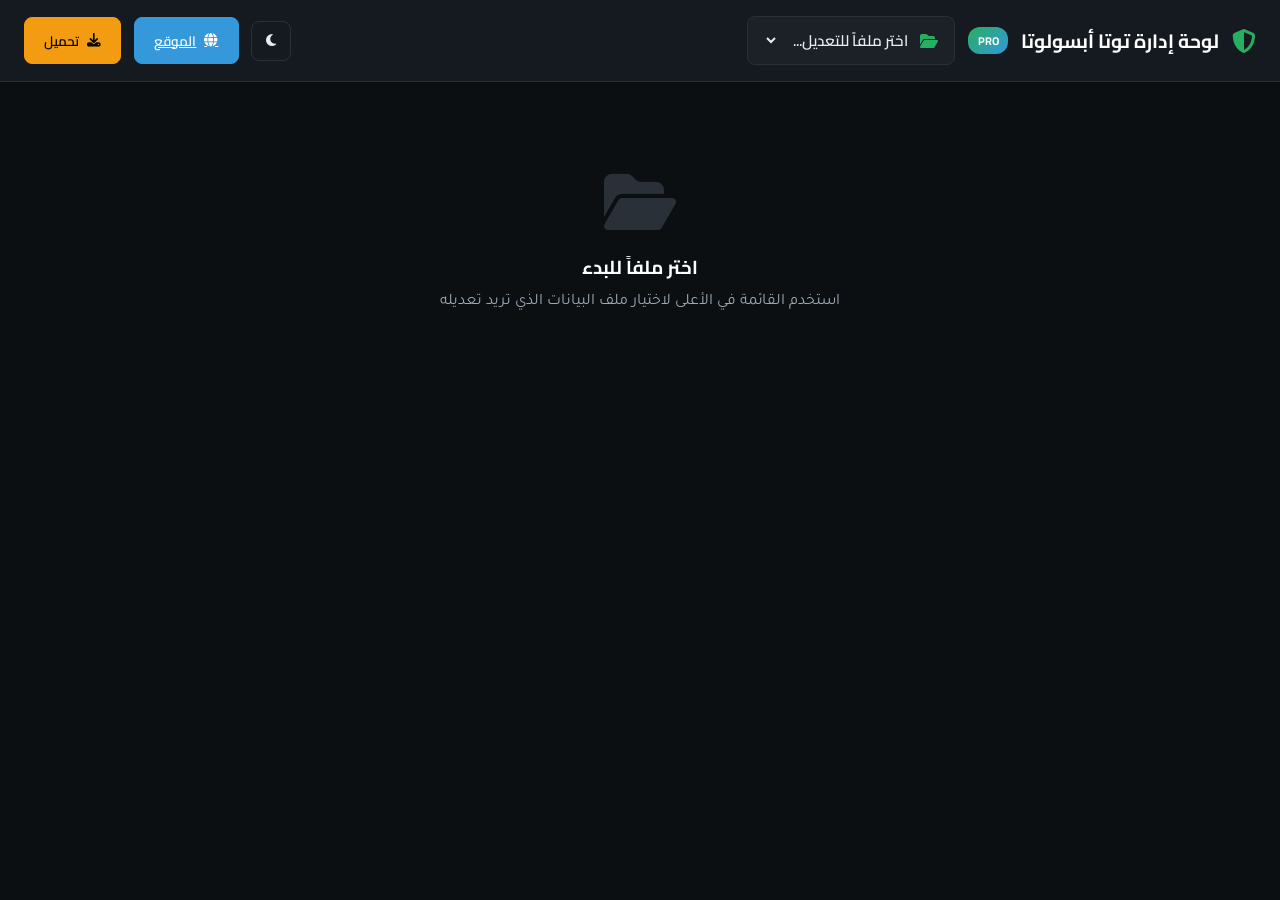
<file: admin.html>
<!DOCTYPE html>
<html lang="ar" dir="rtl">
<head>
    <meta charset="UTF-8">
    <meta name="viewport" content="width=device-width, initial-scale=1.0">
    <meta name="theme-color" content="#0b0f12">
    <title>لوحة إدارة توتا أبسولوتا - Pro</title>
    <link rel="preconnect" href="https://fonts.googleapis.com">
    <link href="https://fonts.googleapis.com/css2?family=Cairo:wght@400;600;700;900&family=Tajawal:wght@400;500;700&display=swap" rel="stylesheet">
    <link rel="stylesheet" href="https://cdnjs.cloudflare.com/ajax/libs/font-awesome/6.5.0/css/all.min.css">
    <style>
        :root {
            --bg: #0b0f12;
            --surface: #151a20;
            --surface2: #1c2128;
            --surface3: #252b33;
            --border: #2a3038;
            --text: #e6edf3;
            --text2: #9ba9b6;
            --accent: #e74c3c;
            --plan-accent: #27ae60;
            --plan-accent2: #2ecc71;
            --amber: #f39c12;
            --blue: #3498db;
            --purple: #9b59b6;
            --radius: 16px;
            --radius-sm: 10px;
        }
        [data-theme="light"] {
            --bg: #f5f7fa;
            --surface: #ffffff;
            --surface2: #f8f9fa;
            --surface3: #e9ecef;
            --border: #dee2e6;
            --text: #212529;
            --text2: #6c757d;
        }
        * { margin: 0; padding: 0; box-sizing: border-box; }
        body {
            font-family: 'Tajawal', sans-serif;
            background: var(--bg);
            color: var(--text);
            min-height: 100vh;
        }
        h1, h2, h3, h4 { font-family: 'Cairo', sans-serif; font-weight: 700; }
        ::-webkit-scrollbar { width: 6px; height: 6px; }
        ::-webkit-scrollbar-track { background: transparent; }
        ::-webkit-scrollbar-thumb { background: rgba(255,255,255,0.1); border-radius: 3px; }

        .header {
            background: var(--surface);
            border-bottom: 1px solid var(--border);
            padding: 1rem 1.5rem;
            display: flex;
            align-items: center;
            justify-content: space-between;
            flex-wrap: wrap;
            gap: 1rem;
            position: sticky;
            top: 0;
            z-index: 100;
            backdrop-filter: blur(10px);
        }
        .header-right, .header-left {
            display: flex;
            align-items: center;
            gap: 0.8rem;
            flex-wrap: wrap;
        }
        .logo {
            display: flex;
            align-items: center;
            gap: 0.8rem;
            font-size: 1.2rem;
            color: #fff;
            font-family: 'Cairo', sans-serif;
            font-weight: 700;
        }
        [data-theme="light"] .logo { color: var(--text); }
        .logo i { color: var(--plan-accent); font-size: 1.5rem; }
        .version-badge {
            background: linear-gradient(135deg, var(--plan-accent), var(--blue));
            color: #fff;
            padding: 0.2rem 0.6rem;
            border-radius: 12px;
            font-size: 0.7rem;
            font-weight: 700;
        }
        .file-selector {
            display: flex;
            align-items: center;
            gap: 0.5rem;
            background: var(--surface2);
            border: 1px solid var(--border);
            border-radius: 8px;
            padding: 0.5rem 1rem;
        }
        .file-selector select {
            background: transparent;
            border: none;
            color: var(--text);
            font-family: 'Cairo', sans-serif;
            font-size: 0.95rem;
            font-weight: 600;
            cursor: pointer;
            outline: none;
        }
        .file-selector select option { background: var(--surface); }
        .btn {
            display: inline-flex;
            align-items: center;
            gap: 0.5rem;
            padding: 0.6rem 1.2rem;
            border-radius: 8px;
            border: 1px solid var(--border);
            background: var(--surface2);
            color: var(--text);
            font-family: 'Cairo', sans-serif;
            font-weight: 600;
            font-size: 0.85rem;
            cursor: pointer;
            transition: all 0.3s;
        }
        .btn:hover { transform: translateY(-2px); box-shadow: 0 4px 12px rgba(0,0,0,0.3); }
        .btn-primary { background: var(--plan-accent); color: #000; border-color: var(--plan-accent); }
        .btn-primary:hover { background: var(--plan-accent2); }
        .btn-danger { background: var(--accent); color: #fff; border-color: var(--accent); }
        .btn-amber { background: var(--amber); color: #000; border-color: var(--amber); }
        .btn-blue { background: var(--blue); color: #fff; border-color: var(--blue); }
        .btn-ghost { background: transparent; }
        .btn-icon { width: 40px; height: 40px; padding: 0; justify-content: center; }
        .btn-sm { padding: 0.4rem 0.8rem; font-size: 0.78rem; }
        .toolbar {
            background: var(--surface2);
            border-bottom: 1px solid var(--border);
            padding: 1rem 1.5rem;
            display: flex;
            justify-content: space-between;
            align-items: center;
            flex-wrap: wrap;
            gap: 1rem;
        }
        .toolbar-right, .toolbar-left {
            display: flex;
            gap: 0.5rem;
            align-items: center;
            flex-wrap: wrap;
        }
        .search-wrapper { position: relative; }
        .search-input {
            background: var(--bg);
            border: 1px solid var(--border);
            border-radius: 8px;
            padding: 0.5rem 1rem 0.5rem 2.5rem;
            color: var(--text);
            font-family: 'Tajawal', sans-serif;
            font-size: 0.9rem;
            width: 250px;
            transition: all 0.3s;
        }
        .search-input:focus { outline: none; border-color: var(--plan-accent); width: 300px; }
        .search-wrapper i {
            position: absolute;
            left: 0.8rem;
            top: 50%;
            transform: translateY(-50%);
            color: var(--text2);
        }
        .stats-bar {
            background: var(--surface);
            border-bottom: 1px solid var(--border);
            padding: 0.8rem 1.5rem;
            display: flex;
            gap: 1.5rem;
            flex-wrap: wrap;
            align-items: center;
        }
        .stat-item {
            display: flex;
            align-items: center;
            gap: 0.5rem;
            font-size: 0.85rem;
            color: var(--text2);
        }
        .stat-item strong { color: #fff; font-family: 'Cairo', sans-serif; }
        [data-theme="light"] .stat-item strong { color: var(--text); }
        .stat-item i { color: var(--plan-accent); }
        .autosave-indicator {
            margin-right: auto;
            display: flex;
            align-items: center;
            gap: 0.5rem;
            font-size: 0.85rem;
            color: var(--plan-accent2);
        }
        .autosave-indicator .dot {
            width: 8px; height: 8px;
            border-radius: 50%;
            background: var(--plan-accent2);
            animation: pulse 2s infinite;
        }
        @keyframes pulse { 0%, 100% { opacity: 1; } 50% { opacity: 0.3; } }
        .main { padding: 1.5rem; max-width: 1600px; margin: 0 auto; }
        .cards-grid {
            display: grid;
            grid-template-columns: repeat(auto-fill, minmax(320px, 1fr));
            gap: 1rem;
        }
        @media (max-width: 768px) { .cards-grid { grid-template-columns: 1fr; } }
        .visual-card {
            background: var(--surface);
            border: 1px solid var(--border);
            border-radius: var(--radius);
            overflow: hidden;
            transition: all 0.3s;
        }
        .visual-card:hover {
            transform: translateY(-3px);
            border-color: var(--plan-accent);
            box-shadow: 0 8px 25px rgba(0,0,0,0.4);
        }
        .card-header {
            padding: 1rem;
            display: flex;
            align-items: center;
            gap: 0.8rem;
            border-bottom: 1px solid var(--border);
            background: var(--surface2);
        }
        .card-icon {
            width: 48px; height: 48px;
            border-radius: 12px;
            display: flex;
            align-items: center;
            justify-content: center;
            font-size: 1.5rem;
            background: rgba(39,174,96,0.15);
            color: var(--plan-accent2);
            flex-shrink: 0;
        }
        .card-title-area { flex: 1; min-width: 0; }
        .card-title {
            font-family: 'Cairo', sans-serif;
            font-weight: 700;
            font-size: 1rem;
            color: #fff;
            margin-bottom: 0.2rem;
            white-space: nowrap;
            overflow: hidden;
            text-overflow: ellipsis;
        }
        [data-theme="light"] .card-title { color: var(--text); }
        .card-subtitle { font-size: 0.75rem; color: var(--text2); }
        .card-badge {
            background: var(--surface3);
            padding: 0.2rem 0.6rem;
            border-radius: 12px;
            font-size: 0.7rem;
            color: var(--plan-accent2);
            white-space: nowrap;
        }
        .card-body {
            padding: 1rem;
            color: var(--text2);
            font-size: 0.88rem;
            line-height: 1.6;
            max-height: 80px;
            overflow: hidden;
            position: relative;
        }
        .card-body::after {
            content: '';
            position: absolute;
            bottom: 0; left: 0; right: 0;
            height: 30px;
            background: linear-gradient(transparent, var(--surface));
        }
        .card-footer {
            padding: 0.8rem 1rem;
            border-top: 1px solid var(--border);
            display: flex;
            justify-content: space-between;
            align-items: center;
            background: var(--surface2);
        }
        .card-actions { display: flex; gap: 0.4rem; }
        .card-action {
            width: 36px; height: 36px;
            border-radius: 8px;
            border: 1px solid var(--border);
            background: var(--surface);
            color: var(--text2);
            cursor: pointer;
            display: flex;
            align-items: center;
            justify-content: center;
            transition: all 0.3s;
        }
        .card-action:hover { background: var(--surface3); color: var(--text); }
        .card-action.edit:hover { color: var(--blue); border-color: var(--blue); }
        .card-action.copy:hover { color: var(--purple); border-color: var(--purple); }
        .card-action.delete:hover { color: var(--accent); border-color: var(--accent); }
        .add-card {
            border: 2px dashed var(--border);
            border-radius: var(--radius);
            padding: 2rem;
            text-align: center;
            cursor: pointer;
            transition: all 0.3s;
            display: flex;
            flex-direction: column;
            align-items: center;
            justify-content: center;
            min-height: 200px;
        }
        .add-card:hover {
            border-color: var(--plan-accent);
            background: rgba(39,174,96,0.05);
        }
        .add-card i { font-size: 2.5rem; color: var(--plan-accent); margin-bottom: 1rem; }
        .add-card span { color: var(--text2); font-weight: 600; }
        .modal-overlay {
            position: fixed;
            inset: 0;
            background: rgba(0,0,0,0.85);
            backdrop-filter: blur(5px);
            z-index: 1000;
            display: none;
            align-items: center;
            justify-content: center;
            padding: 1rem;
            overflow-y: auto;
        }
        .modal-overlay.active { display: flex; }
        .modal {
            background: var(--surface);
            border: 1px solid var(--border);
            border-radius: var(--radius);
            width: 100%;
            max-width: 800px;
            max-height: 90vh;
            overflow: hidden;
            animation: slideUp 0.3s ease;
        }
        @keyframes slideUp { from { opacity: 0; transform: translateY(30px); } to { opacity: 1; transform: translateY(0); } }
        .modal-header {
            padding: 1.2rem 1.5rem;
            border-bottom: 1px solid var(--border);
            display: flex;
            justify-content: space-between;
            align-items: center;
            background: var(--surface2);
        }
        .modal-title {
            font-size: 1.2rem;
            color: #fff;
            display: flex;
            align-items: center;
            gap: 0.5rem;
        }
        [data-theme="light"] .modal-title { color: var(--text); }
        .modal-close {
            width: 36px; height: 36px;
            border-radius: 8px;
            background: var(--surface);
            border: 1px solid var(--border);
            color: var(--text);
            cursor: pointer;
            display: flex;
            align-items: center;
            justify-content: center;
            transition: all 0.3s;
        }
        .modal-close:hover { background: var(--accent); color: #fff; }
        .modal-body { padding: 1.5rem; overflow-y: auto; }
        .modal-footer {
            padding: 1rem 1.5rem;
            border-top: 1px solid var(--border);
            display: flex;
            justify-content: flex-end;
            gap: 0.5rem;
            background: var(--surface2);
        }
        .form-grid { display: grid; grid-template-columns: 1fr 1fr; gap: 1rem; }
        @media (max-width: 600px) { .form-grid { grid-template-columns: 1fr; } }
        .form-field { display: flex; flex-direction: column; gap: 0.4rem; margin-bottom: 1rem; }
        .form-field.full { grid-column: 1 / -1; }
        .form-field label {
            font-size: 0.85rem;
            color: var(--text2);
            font-weight: 600;
            font-family: 'Cairo', sans-serif;
        }
        .form-field label .required { color: var(--accent); }
        .form-field input, .form-field textarea, .form-field select {
            background: var(--bg);
            border: 1px solid var(--border);
            border-radius: 8px;
            padding: 0.7rem 1rem;
            color: var(--text);
            font-family: 'Tajawal', sans-serif;
            font-size: 0.95rem;
        }
        .form-field input:focus, .form-field textarea:focus, .form-field select:focus {
            outline: none; border-color: var(--plan-accent);
        }
        .form-field textarea { min-height: 100px; resize: vertical; font-family: inherit; line-height: 1.6; }
        .form-field .hint { font-size: 0.75rem; color: var(--text2); }
        .form-section {
            background: var(--surface2);
            border: 1px solid var(--border);
            border-radius: var(--radius-sm);
            padding: 1rem;
        }
        .form-section-title {
            font-size: 0.95rem;
            color: #fff;
            font-weight: 700;
            margin-bottom: 1rem;
            display: flex;
            align-items: center;
            gap: 0.5rem;
            font-family: 'Cairo', sans-serif;
        }
        [data-theme="light"] .form-section-title { color: var(--text); }
        .toast-container { position: fixed; top: 80px; left: 1.5rem; z-index: 2000; display: flex; flex-direction: column; gap: 0.5rem; }
        .toast {
            background: var(--surface2);
            border: 1px solid var(--border);
            border-radius: 10px;
            padding: 0.8rem 1.2rem;
            display: flex;
            align-items: center;
            gap: 0.7rem;
            box-shadow: 0 8px 25px rgba(0,0,0,0.4);
            animation: slideIn 0.3s ease;
            min-width: 280px;
        }
        @keyframes slideIn { from { transform: translateX(-100%); opacity: 0; } to { transform: translateX(0); opacity: 1; } }
        .toast.success { border-right: 4px solid var(--plan-accent2); }
        .toast.error { border-right: 4px solid var(--accent); }
        .toast.warning { border-right: 4px solid var(--amber); }
        .toast.info { border-right: 4px solid var(--blue); }
        .toast i { font-size: 1.2rem; }
        .toast.success i { color: var(--plan-accent2); }
        .toast.error i { color: var(--accent); }
        .toast.warning i { color: var(--amber); }
        .confirm-overlay {
            position: fixed;
            inset: 0;
            background: rgba(0,0,0,0.85);
            z-index: 3000;
            display: none;
            align-items: center;
            justify-content: center;
        }
        .confirm-overlay.active { display: flex; }
        .confirm-box {
            background: var(--surface);
            border: 1px solid var(--border);
            border-radius: var(--radius);
            padding: 2rem;
            max-width: 400px;
            width: 90%;
            text-align: center;
        }
        .confirm-box i { font-size: 3rem; color: var(--amber); margin-bottom: 1rem; }
        .confirm-box h3 { color: #fff; margin-bottom: 0.5rem; }
        [data-theme="light"] .confirm-box h3 { color: var(--text); }
        .confirm-box p { color: var(--text2); margin-bottom: 1.5rem; }
        .confirm-actions { display: flex; gap: 0.5rem; justify-content: center; }
        .empty-state { text-align: center; padding: 4rem 2rem; color: var(--text2); }
        .empty-state i { font-size: 4rem; color: var(--border); margin-bottom: 1rem; }
        .empty-state h3 { color: #fff; margin-bottom: 0.5rem; }
        [data-theme="light"] .empty-state h3 { color: var(--text); }
        .error-state {
            background: rgba(231,76,60,0.1);
            border: 2px solid var(--accent);
            border-radius: var(--radius);
            padding: 2rem;
            text-align: center;
            margin: 2rem auto;
            max-width: 600px;
        }
        .error-state i { font-size: 3rem; color: var(--accent); margin-bottom: 1rem; }
        .error-state h3 { color: var(--accent); margin-bottom: 0.5rem; }
        .error-state p { color: var(--text2); margin-bottom: 1rem; }
        .error-details {
            background: var(--surface2);
            border-radius: 8px;
            padding: 1rem;
            margin-top: 1rem;
            text-align: left;
            font-family: monospace;
            font-size: 0.85rem;
            color: var(--text);
            max-height: 200px;
            overflow-y: auto;
        }
        @media (max-width: 768px) {
            .header { padding: 0.8rem 1rem; }
            .toolbar { padding: 0.8rem 1rem; }
            .main { padding: 1rem; }
            .search-input { width: 150px; }
            .search-input:focus { width: 180px; }
            .stats-bar { padding: 0.6rem 1rem; gap: 1rem; }
        }
    </style>
</head>
<body>
    <header class="header">
        <div class="header-right">
            <div class="logo">
                <i class="fas fa-shield-alt"></i>
                <span>لوحة إدارة توتا أبسولوتا</span>
                <span class="version-badge">PRO</span>
            </div>
            <div class="file-selector">
                <i class="fas fa-folder-open" style="color: var(--plan-accent);"></i>
                <select id="fileSelect" onchange="switchFile(this.value)">
                    <option value="">اختر ملفاً للتعديل...</option>
                </select>
            </div>
        </div>
        <div class="header-left">
            <button class="btn btn-ghost btn-icon" onclick="toggleTheme()" title="تبديل الوضع">
                <i class="fas fa-moon" id="themeIcon"></i>
            </button>
            <a href="index.html" class="btn btn-blue"><i class="fas fa-globe"></i> الموقع</a>
            <button class="btn btn-amber" onclick="exportCurrentFile()"><i class="fas fa-download"></i> تحميل</button>
        </div>
    </header>

    <div class="stats-bar" id="statsBar" style="display:none;">
        <div class="stat-item"><i class="fas fa-list"></i><span>العناصر:</span><strong id="statCount">0</strong></div>
        <div class="stat-item"><i class="fas fa-database"></i><span>الحجم:</span><strong id="statSize">0 KB</strong></div>
        <div class="stat-item"><i class="fas fa-key"></i><span>المفاتيح:</span><strong id="statKeys">0</strong></div>
        <div class="autosave-indicator">
            <span class="dot"></span>
            <span id="autosaveText">الحفظ التلقائي مفعل</span>
        </div>
    </div>

    <div class="toolbar" id="toolbar" style="display:none;">
        <div class="toolbar-right">
            <div class="search-wrapper">
                <input type="text" class="search-input" id="searchInput" placeholder="ابحث في العناصر..." oninput="filterCards(this.value)">
                <i class="fas fa-search"></i>
            </div>
        </div>
        <div class="toolbar-left">
            <button class="btn btn-primary" onclick="openAddModal()"><i class="fas fa-plus"></i> إضافة عنصر جديد</button>
        </div>
    </div>

    <main class="main" id="mainContent">
        <div class="empty-state" id="emptyState">
            <i class="fas fa-folder-open"></i>
            <h3>اختر ملفاً للبدء</h3>
            <p>استخدم القائمة في الأعلى لاختيار ملف البيانات الذي تريد تعديله</p>
        </div>
        <div id="errorContainer"></div>
        <div class="cards-grid" id="cardsGrid" style="display:none;"></div>
    </main>

    <div class="modal-overlay" id="editModal">
        <div class="modal">
            <div class="modal-header">
                <h3 class="modal-title" id="modalTitle"><i class="fas fa-edit"></i> تعديل عنصر</h3>
                <button class="modal-close" onclick="closeModal()"><i class="fas fa-times"></i></button>
            </div>
            <div class="modal-body" id="modalBody"></div>
            <div class="modal-footer">
                <button class="btn" onclick="closeModal()">إلغاء</button>
                <button class="btn btn-primary" onclick="saveItem()"><i class="fas fa-save"></i> حفظ</button>
            </div>
        </div>
    </div>

    <div class="confirm-overlay" id="confirmOverlay">
        <div class="confirm-box">
            <i class="fas fa-exclamation-triangle"></i>
            <h3>تأكيد الحذف</h3>
            <p id="confirmText">هل أنت متأكد؟</p>
            <div class="confirm-actions">
                <button class="btn" onclick="closeConfirm()">إلغاء</button>
                <button class="btn btn-danger" id="confirmBtn">حذف</button>
            </div>
        </div>
    </div>

    <div class="toast-container" id="toastContainer"></div>

    <script>
        const FILE_DEFS = {
            'faq': {
                name: 'الأسئلة الشائعة',
                icon: 'fa-question-circle',
                color: '#9b59b6',
                isArray: true,
                fields: [
                    { key: 'question', label: 'السؤال', type: 'text', required: true, placeholder: 'اكتب السؤال هنا...' },
                    { key: 'answer', label: 'الإجابة', type: 'textarea', required: true, placeholder: 'اكتب الإجابة التفصيلية...', rows: 4 }
                ],
                titleField: 'question',
                descField: 'answer'
            },
            'sources': {
                name: 'المصادر والمراجع',
                icon: 'fa-book-open',
                color: '#f39c12',
                isArray: true,
                fields: [
                    { key: 'tag', label: 'التصنيف', type: 'text', required: true, placeholder: 'مثال: دراسة علمية' },
                    { key: 'title', label: 'العنوان', type: 'text', required: true },
                    { key: 'description', label: 'الوصف', type: 'textarea', required: true, rows: 3 }
                ],
                titleField: 'title',
                descField: 'description'
            },
            'spread-reasons': {
                name: 'أسباب الانتشار',
                icon: 'fa-chart-pie',
                color: '#e67e22',
                isArray: true,
                fields: [
                    { key: 'icon', label: 'الأيقونة', type: 'text', required: false, placeholder: '' },
                    { key: 'title', label: 'العنوان', type: 'text', required: true },
                    { key: 'type', label: 'النوع', type: 'text', required: false },
                    { key: 'category', label: 'التصنيف', type: 'text', required: false },
                    { key: 'description', label: 'الوصف', type: 'textarea', required: true, rows: 3 },
                    { key: 'impact', label: 'الأثر', type: 'textarea', required: true, rows: 2 }
                ],
                titleField: 'title',
                descField: 'description',
                iconField: 'icon'
            },
            'economic-impact': {
                name: 'التأثير الاقتصادي',
                icon: 'fa-coins',
                color: '#f1c40f',
                isArray: true,
                fields: [
                    { key: 'icon', label: 'الأيقونة', type: 'text', required: false },
                    { key: 'title', label: 'العنوان', type: 'text', required: true },
                    { key: 'type', label: 'النوع', type: 'text', required: false },
                    { key: 'category', label: 'التصنيف', type: 'text', required: false },
                    { key: 'description', label: 'الوصف', type: 'textarea', required: true, rows: 3 },
                    { key: 'financialImpact', label: 'الأثر المالي', type: 'textarea', required: true, rows: 2 }
                ],
                titleField: 'title',
                descField: 'description',
                iconField: 'icon'
            },
            'resistance': {
                name: 'مقاومة المبيدات',
                icon: 'fa-chart-line',
                color: '#e74c3c',
                isArray: true,
                fields: [
                    { key: 'pesticide', label: 'اسم المبيد', type: 'text', required: true },
                    { key: 'example', label: 'مثال', type: 'text', required: false },
                    { key: 'level', label: 'المستوى', type: 'text', required: false },
                    { key: 'levelText', label: 'نص المستوى', type: 'text', required: true }
                ],
                titleField: 'pesticide',
                descField: 'example'
            },
            'plan-cards': {
                name: 'خطط العمل الشهرية',
                icon: 'fa-clipboard-list',
                color: '#27ae60',
                isArray: true,
                fields: [
                    { key: 'id', label: 'المعرف', type: 'text', required: true },
                    { key: 'months', label: 'الأشهر', type: 'text', required: true },
                    { key: 'title', label: 'العنوان', type: 'text', required: true },
                    { key: 'level', label: 'المستوى', type: 'text', required: false },
                    { key: 'color', label: 'اللون', type: 'text', required: false },
                    { key: 'context', label: 'السياق (JSON)', type: 'textarea', required: false, rows: 3 },
                    { key: 'items', label: 'العناصر (JSON)', type: 'textarea', required: false, rows: 3 }
                ],
                titleField: 'title',
                descField: 'months'
            },
            'bio-agents': {
                name: 'الأعداء الحيوية',
                icon: 'fa-bug',
                color: '#1abc9c',
                isArray: true,
                fields: [
                    { key: 'id', label: 'المعرف', type: 'text', required: true },
                    { key: 'icon', label: 'الأيقونة', type: 'text', required: false },
                    { key: 'scientificName', label: 'الاسم العلمي', type: 'text', required: true },
                    { key: 'arabicDesc', label: 'الوصف العربي', type: 'text', required: true },
                    { key: 'category', label: 'التصنيف', type: 'text', required: false },
                    { key: 'bioType', label: 'النوع الحيوي', type: 'textarea', required: false, rows: 3 },
                    { key: 'behavior', label: 'السلوك', type: 'textarea', required: false, rows: 3 }
                ],
                titleField: 'scientificName',
                descField: 'arabicDesc',
                iconField: 'icon'
            },
            'thermal-model': {
                name: 'النموذج الحراري',
                icon: 'fa-thermometer-half',
                color: '#e74c3c',
                isArray: false,
                fields: [
                    { key: 'T0', label: 'العتبة الدنيا', type: 'number', required: true },
                    { key: 'TH', label: 'العتبة العليا', type: 'number', required: true }
                ],
                titleField: null,
                descField: null
            },
            'seasonal-data': {
                name: 'البيانات الموسمية',
                icon: 'fa-calendar-alt',
                color: '#3498db',
                isArray: true,
                fields: [
                    { key: 'month', label: 'الشهر', type: 'text', required: true },
                    { key: 'temp', label: 'متوسط الحرارة', type: 'number', required: true }
                ],
                titleField: 'month',
                descField: 'temp'
            },
            'ipm-program': {
                name: 'برنامج المكافحة',
                icon: 'fa-shield-alt',
                color: '#2ecc71',
                isArray: false,
                fields: [
                    { key: 'title', label: 'العنوان', type: 'text', required: true },
                    { key: 'description', label: 'الوصف', type: 'textarea', required: false, rows: 4 }
                ],
                titleField: 'title',
                descField: 'description'
            }
        };

        let currentFile = null;
        let currentData = null;
        let editingIndex = -1;
        let deleteIndex = -1;
        let isFormDirty = false;

        document.addEventListener('DOMContentLoaded', () => {
            const select = document.getElementById('fileSelect');
            Object.keys(FILE_DEFS).forEach(key => {
                const def = FILE_DEFS[key];
                const option = document.createElement('option');
                option.value = key;
                option.textContent = def.name;
                select.appendChild(option);
            });

            const savedTheme = localStorage.getItem('tuta_theme') || 'dark';
            if (savedTheme === 'light') {
                document.documentElement.setAttribute('data-theme', 'light');
                document.getElementById('themeIcon').className = 'fas fa-sun';
            }

            document.addEventListener('keydown', (e) => {
                if (e.key === 'Escape') { closeModal(); closeConfirm(); }
                if (e.ctrlKey && e.key === 's') { e.preventDefault(); if (currentFile) exportCurrentFile(); }
            });
        });

        function toggleTheme() {
            const current = document.documentElement.getAttribute('data-theme');
            const next = current === 'light' ? 'dark' : 'light';
            document.documentElement.setAttribute('data-theme', next);
            localStorage.setItem('tuta_theme', next);
            document.getElementById('themeIcon').className = next === 'light' ? 'fas fa-sun' : 'fas fa-moon';
        }

        async function switchFile(fileId) {
            document.getElementById('emptyState').style.display = 'none';
            document.getElementById('cardsGrid').style.display = 'none';
            document.getElementById('statsBar').style.display = 'none';
            document.getElementById('toolbar').style.display = 'none';
            document.getElementById('errorContainer').innerHTML = '';

            if (!fileId) {
                document.getElementById('emptyState').style.display = 'block';
                currentFile = null;
                currentData = null;
                return;
            }

            currentFile = fileId;
            const def = FILE_DEFS[fileId];

            document.getElementById('errorContainer').innerHTML = `
                <div class="empty-state">
                    <i class="fas fa-spinner fa-spin"></i>
                    <h3>جاري تحميل ${def.name}...</h3>
                </div>
            `;

            try {
                const response = await fetch(`data/${fileId}.json`);
                if (!response.ok) throw new Error(`الملف غير موجود (HTTP ${response.status})`);

                const text = await response.text();
                let data;
                try {
                    data = JSON.parse(text);
                } catch (e) {
                    throw new Error(`خطأ في صيغة JSON`);
                }

                currentData = data;
                document.getElementById('errorContainer').innerHTML = '';
                renderCards();
                updateStats();

                document.getElementById('cardsGrid').style.display = 'grid';
                document.getElementById('statsBar').style.display = 'flex';
                document.getElementById('toolbar').style.display = 'flex';

                showToast(`تم تحميل ${def.name} بنجاح ✅`, 'success');
            } catch (error) {
                document.getElementById('errorContainer').innerHTML = `
                    <div class="error-state">
                        <i class="fas fa-exclamation-triangle"></i>
                        <h3>خطأ في تحميل الملف</h3>
                        <p>تعذر تحميل: <strong>data/${fileId}.json</strong></p>
                        <div class="error-details">${error.message}</div>
                        <br>
                        <button class="btn btn-primary" onclick="switchFile('${fileId}')">
                            <i class="fas fa-redo"></i> إعادة المحاولة
                        </button>
                    </div>
                `;
                showToast(`خطأ: ${error.message}`, 'error');
            }
        }

        function getCurrentItems() {
            if (Array.isArray(currentData)) return currentData;
            if (typeof currentData === 'object' && currentData !== null) {
                const values = Object.values(currentData);
                const arr = values.find(v => Array.isArray(v));
                if (arr) return arr;
            }
            return [currentData];
        }

        function renderCards(filter = '') {
            const grid = document.getElementById('cardsGrid');
            const def = FILE_DEFS[currentFile];
            const lowerFilter = filter.toLowerCase();

            if (currentFile === 'ipm-program' && currentData.panels) {
                renderIPMView(grid, filter);
                return;
            }

            const items = getCurrentItems();
            let displayItems = items.map((item, idx) => ({ item, idx }));
            
            if (filter) {
                displayItems = displayItems.filter(({ item }) =>
                    JSON.stringify(item).toLowerCase().includes(lowerFilter)
                );
            }

            grid.innerHTML = '';
            displayItems.forEach(({ item, idx }) => {
                const card = createVisualCard(item, idx, def);
                grid.appendChild(card);
            });

            const addCard = document.createElement('div');
            addCard.className = 'add-card';
            addCard.onclick = () => openAddModal();
            addCard.innerHTML = '<i class="fas fa-plus"></i><span>إضافة عنصر جديد</span>';
            grid.appendChild(addCard);
        }

        function createVisualCard(item, idx, def) {
            const card = document.createElement('div');
            card.className = 'visual-card';

            const title = def.titleField ? (item[def.titleField] || 'بدون عنوان') : 'بيانات';
            const desc = def.descField ? String(item[def.descField] || '').substring(0, 120) : '';
            const icon = def.iconField && item[def.iconField] ? item[def.iconField] : (def.icon || 'fa-file');
            const subtitle = item.type || item.category || item.tag || '';

            const isIconEmoji = String(icon).length <= 3 || /[\u{1F300}-\u{1F9FF}]/u.test(icon);
            const iconContent = isIconEmoji ? icon : `<i class="fas ${icon}"></i>`;

            card.innerHTML = `
                <div class="card-header">
                    <div class="card-icon">${iconContent}</div>
                    <div class="card-title-area">
                        <div class="card-title">${escapeHtml(String(title))}</div>
                        ${subtitle ? `<div class="card-subtitle">${escapeHtml(String(subtitle))}</div>` : ''}
                    </div>
                    <div class="card-badge">#${idx + 1}</div>
                </div>
                ${desc ? `<div class="card-body">${escapeHtml(String(desc))}${String(desc).length >= 120 ? '...' : ''}</div>` : ''}
                <div class="card-footer">
                    <div class="card-actions">
                        <button class="card-action edit" onclick="openEditModal(${idx})" title="تعديل"><i class="fas fa-pen"></i></button>
                        <button class="card-action copy" onclick="duplicateItem(${idx})" title="نسخ"><i class="fas fa-copy"></i></button>
                        <button class="card-action delete" onclick="confirmDelete(${idx})" title="حذف"><i class="fas fa-trash"></i></button>
                    </div>
                </div>
            `;
            return card;
        }

        function renderIPMView(grid, filter) {
            grid.innerHTML = '';
            const panels = currentData.panels;
            const tabs = currentData.ipmTabs || [];

            const tabsContainer = document.createElement('div');
            tabsContainer.style.cssText = 'grid-column: 1 / -1; display: flex; gap: 0.5rem; flex-wrap: wrap; margin-bottom: 1rem; padding: 1rem; background: var(--surface); border: 1px solid var(--border); border-radius: var(--radius);';
            tabsContainer.innerHTML = '<div style="color: var(--text2); font-size: 0.9rem; width: 100%; margin-bottom: 0.5rem;"><i class="fas fa-layer-group"></i> تبويبات البرنامج:</div>';
            
            tabs.forEach((tab, i) => {
                const panel = panels[tab.id];
                const cardCount = panel && panel.cards ? panel.cards.length : 0;
                tabsContainer.innerHTML += `
                    <div style="background: var(--surface2); border: 1px solid var(--border); border-radius: 8px; padding: 0.8rem 1.2rem; cursor: pointer; transition: all 0.3s;" 
                         onmouseover="this.style.borderColor='var(--plan-accent)'" 
                         onmouseout="this.style.borderColor='var(--border)'"
                         onclick="document.getElementById('panel-${tab.id}').scrollIntoView({behavior:'smooth'})">
                        <div style="font-weight: 700; color: #fff; font-family: Cairo;">${tab.title}</div>
                        <div style="font-size: 0.75rem; color: var(--text2);">${cardCount} عنصر</div>
                    </div>
                `;
            });
            grid.appendChild(tabsContainer);

            Object.keys(panels).forEach(panelKey => {
                const panel = panels[panelKey];
                const tab = tabs.find(t => t.id === panelKey);
                const tabTitle = tab ? tab.title : panelKey;

                const panelHeader = document.createElement('div');
                panelHeader.id = `panel-${panelKey}`;
                panelHeader.style.cssText = 'grid-column: 1 / -1; padding: 1rem; background: var(--surface2); border: 1px solid var(--border); border-radius: var(--radius); margin-bottom: 0.5rem;';
                panelHeader.innerHTML = `<h3 style="color: var(--plan-accent2); font-family: Cairo;">${tabTitle}</h3>`;
                grid.appendChild(panelHeader);

                if (panel.warning) {
                    const warningCard = document.createElement('div');
                    warningCard.style.cssText = 'grid-column: 1 / -1; background: rgba(231,76,60,0.1); border: 1px solid var(--accent); border-radius: var(--radius-sm); padding: 1rem; margin-bottom: 0.5rem; display: flex; gap: 1rem; align-items: flex-start;';
                    warningCard.innerHTML = `<span style="font-size: 1.5rem;">⚠️</span><p style="color: var(--text); font-size: 0.9rem; line-height: 1.7; flex: 1;"><strong style="color: var(--accent);">تحذير:</strong> ${panel.warning}</p>`;
                    grid.appendChild(warningCard);
                }

                if (panel.intro) {
                    const introCard = document.createElement('div');
                    introCard.style.cssText = 'grid-column: 1 / -1; background: var(--surface); border: 1px solid var(--border); border-radius: var(--radius-sm); padding: 1rem; margin-bottom: 0.5rem;';
                    introCard.innerHTML = `<p style="color: var(--text2); font-size: 0.9rem; line-height: 1.8;">${panel.intro}</p>`;
                    grid.appendChild(introCard);
                }

                if (panel.cards && Array.isArray(panel.cards)) {
                    panel.cards.forEach((card, idx) => {
                        const cardEl = document.createElement('div');
                        cardEl.className = 'visual-card';
                        
                        const iconContent = (card.icon && card.icon.length <= 3) ? card.icon : 
                                           (card.icon ? `<i class="fas ${card.icon}"></i>` : '📄');
                        
                        cardEl.innerHTML = `
                            <div class="card-header">
                                <div class="card-icon">${iconContent}</div>
                                <div class="card-title-area">
                                    <div class="card-title">${escapeHtml(card.title || 'بدون عنوان')}</div>
                                    ${card.tag ? `<div class="card-subtitle">${escapeHtml(card.tag)}</div>` : ''}
                                </div>
                                <div class="card-badge">#${idx + 1}</div>
                            </div>
                            <div class="card-body">${escapeHtml(card.description || '')}</div>
                            <div class="card-footer">
                                <div class="card-actions">
                                    <button class="card-action edit" onclick="editIPMCard('${panelKey}', ${idx})" title="تعديل"><i class="fas fa-pen"></i></button>
                                    <button class="card-action copy" onclick="duplicateIPMCard('${panelKey}', ${idx})" title="نسخ"><i class="fas fa-copy"></i></button>
                                    <button class="card-action delete" onclick="deleteIPMCard('${panelKey}', ${idx})" title="حذف"><i class="fas fa-trash"></i></button>
                                </div>
                            </div>
                        `;
                        grid.appendChild(cardEl);
                    });
                }

                if (panel.instructions && Array.isArray(panel.instructions)) {
                    const instHeader = document.createElement('div');
                    instHeader.style.cssText = 'grid-column: 1 / -1; padding: 0.8rem; color: var(--amber); font-weight: 700;';
                    instHeader.innerHTML = '<i class="fas fa-list-check"></i> إرشادات:';
                    grid.appendChild(instHeader);

                    panel.instructions.forEach(inst => {
                        const instCard = document.createElement('div');
                        instCard.style.cssText = 'grid-column: 1 / -1; background: var(--surface); border: 1px solid var(--border); border-radius: var(--radius-sm); padding: 0.8rem; display: flex; gap: 0.8rem; align-items: flex-start;';
                        instCard.innerHTML = `<span style="color: var(--plan-accent2);">✓</span><span style="color: var(--text2); font-size: 0.9rem;">${escapeHtml(inst)}</span>`;
                        grid.appendChild(instCard);
                    });
                }

                if (panel.rotationSchedule) {
                    const rotCard = document.createElement('div');
                    rotCard.style.cssText = 'grid-column: 1 / -1; background: rgba(39,174,96,0.1); border: 1px solid var(--plan-accent); border-radius: var(--radius-sm); padding: 1rem;';
                    rotCard.innerHTML = `<div style="color: var(--plan-accent2); font-weight: 700; margin-bottom: 0.5rem;"><i class="fas fa-calendar-alt"></i> جدول التناوب:</div><p style="color: var(--text); font-size: 0.9rem; line-height: 1.8;">${panel.rotationSchedule}</p>`;
                    grid.appendChild(rotCard);
                }
            });

            const addSection = document.createElement('div');
            addSection.style.cssText = 'grid-column: 1 / -1; display: flex; gap: 0.5rem; flex-wrap: wrap; margin-top: 1rem;';
            tabs.forEach(tab => {
                addSection.innerHTML += `
                    <button class="btn btn-primary" onclick="addIPMCardToPanel('${tab.id}')">
                        <i class="fas fa-plus"></i> إضافة إلى "${tab.title}"
                    </button>
                `;
            });
            grid.appendChild(addSection);
        }

        function openEditModal(idx) {
            editingIndex = idx;
            const def = FILE_DEFS[currentFile];
            const items = getCurrentItems();
            const item = items[idx] || {};

            document.getElementById('modalTitle').innerHTML = `<i class="fas fa-pen"></i> تعديل عنصر #${idx + 1}`;
            renderForm(item, def);
            document.getElementById('editModal').classList.add('active');
            isFormDirty = false;
        }

        function openAddModal() {
            editingIndex = -1;
            const def = FILE_DEFS[currentFile];

            document.getElementById('modalTitle').innerHTML = `<i class="fas fa-plus"></i> إضافة عنصر جديد`;
            renderForm({}, def);
            document.getElementById('editModal').classList.add('active');
            isFormDirty = false;
        }

        function closeModal() {
            document.getElementById('editModal').classList.remove('active');
            editingIndex = -1;
            isFormDirty = false;
        }

        function renderForm(item, def) {
            const body = document.getElementById('modalBody');
            let html = '<div class="form-section">';
            html += `<div class="form-section-title"><i class="fas fa-edit"></i> تعديل البيانات</div>`;
            html += '<div class="form-grid">';

            def.fields.forEach(field => {
                const value = item[field.key] !== undefined ? item[field.key] : '';
                html += renderFormField(field, value);
            });

            html += '</div></div>';
            body.innerHTML = html;
        }

        function renderFormField(field, value) {
            const isFull = field.type === 'textarea';
            const required = field.required ? '<span class="required">*</span>' : '';
            const hint = field.hint ? `<span class="hint">${field.hint}</span>` : '';
            const placeholder = field.placeholder ? `placeholder="${escapeHtml(field.placeholder)}"` : '';

            let inputHtml = '';

            if (field.type === 'textarea') {
                const rows = field.rows || 3;
                const displayValue = typeof value === 'object' ? JSON.stringify(value, null, 2) : String(value || '');
                inputHtml = `<textarea name="${field.key}" rows="${rows}" ${placeholder} oninput="isFormDirty=true">${escapeHtml(displayValue)}</textarea>`;
            } else if (field.type === 'number') {
                inputHtml = `<input type="number" name="${field.key}" value="${value || 0}" ${placeholder} oninput="isFormDirty=true">`;
            } else {
                inputHtml = `<input type="text" name="${field.key}" value="${escapeHtml(String(value || ''))}" ${placeholder} oninput="isFormDirty=true">`;
            }

            return `
                <div class="form-field ${isFull ? 'full' : ''}">
                    <label>${field.label} ${required}</label>
                    ${inputHtml}
                    ${hint}
                </div>
            `;
        }

        function saveItem() {
            const modalBody = document.getElementById('modalBody');
            if (modalBody.dataset.panelKey && currentFile === 'ipm-program') {
                return saveIPMCard(modalBody.dataset.panelKey);
            }

            const def = FILE_DEFS[currentFile];
            const newItem = {};
            let hasError = false;

            def.fields.forEach(field => {
                const el = document.querySelector(`[name="${field.key}"]`);
                if (el) {
                    let value = el.value;
                    if (field.type === 'number') value = parseFloat(value) || 0;

                    if (field.required && (!value || value.toString().trim() === '')) {
                        hasError = true;
                        el.style.borderColor = 'var(--accent)';
                    } else {
                        el.style.borderColor = '';
                    }
                    newItem[field.key] = value;
                }
            });

            if (hasError) {
                showToast('يرجى ملء جميع الحقول المطلوبة', 'warning');
                return;
            }

            const items = getCurrentItems();
            if (editingIndex === -1) {
                items.push(newItem);
            } else {
                items[editingIndex] = newItem;
            }

            closeModal();
            renderCards();
            updateStats();
            isFormDirty = false;
            showToast(editingIndex === -1 ? 'تمت الإضافة بنجاح ✨' : 'تم الحفظ بنجاح ✅', 'success');
        }

        function editIPMCard(panelKey, idx) {
            const panel = currentData.panels[panelKey];
            if (!panel || !panel.cards[idx]) return;
            
            const item = panel.cards[idx];
            editingIndex = idx;
            
            document.getElementById('modalTitle').innerHTML = `<i class="fas fa-pen"></i> تعديل عنصر في "${panelKey}"`;
            
            const body = document.getElementById('modalBody');
            body.dataset.panelKey = panelKey;
            body.innerHTML = `
                <div class="form-section">
                    <div class="form-section-title"><i class="fas fa-edit"></i> تعديل بيانات البطاقة</div>
                    <div class="form-grid">
                        <div class="form-field">
                            <label>الأيقونة (Emoji)</label>
                            <input type="text" id="edit-icon" value="${escapeHtml(item.icon || '')}" placeholder="🌱">
                        </div>
                        <div class="form-field">
                            <label>العنوان</label>
                            <input type="text" id="edit-title" value="${escapeHtml(item.title || '')}" required>
                        </div>
                        <div class="form-field full">
                            <label>الوصف</label>
                            <textarea id="edit-description" rows="4">${escapeHtml(item.description || '')}</textarea>
                        </div>
                        <div class="form-field">
                            <label>التصنيف (Tag)</label>
                            <input type="text" id="edit-tag" value="${escapeHtml(item.tag || '')}">
                        </div>
                        <div class="form-field">
                            <label>لون التصنيف</label>
                            <select id="edit-tagClass">
                                <option value="tag-green" ${item.tagClass === 'tag-green' ? 'selected' : ''}>أخضر (tag-green)</option>
                                <option value="tag-blue" ${item.tagClass === 'tag-blue' ? 'selected' : ''}>أزرق (tag-blue)</option>
                                <option value="tag-amber" ${item.tagClass === 'tag-amber' ? 'selected' : ''}>برتقالي (tag-amber)</option>
                                <option value="tag-red" ${item.tagClass === 'tag-red' ? 'selected' : ''}>أحمر (tag-red)</option>
                            </select>
                        </div>
                    </div>
                </div>
            `;
            
            document.getElementById('editModal').classList.add('active');
        }

        function addIPMCardToPanel(panelKey) {
            editingIndex = -1;
            
            document.getElementById('modalTitle').innerHTML = `<i class="fas fa-plus"></i> إضافة عنصر إلى "${panelKey}"`;
            
            const body = document.getElementById('modalBody');
            body.dataset.panelKey = panelKey;
            body.innerHTML = `
                <div class="form-section">
                    <div class="form-section-title"><i class="fas fa-plus"></i> إضافة بطاقة جديدة</div>
                    <div class="form-grid">
                        <div class="form-field">
                            <label>الأيقونة (Emoji)</label>
                            <input type="text" id="edit-icon" placeholder="🌱">
                        </div>
                        <div class="form-field">
                            <label>العنوان *</label>
                            <input type="text" id="edit-title" required>
                        </div>
                        <div class="form-field full">
                            <label>الوصف *</label>
                            <textarea id="edit-description" rows="4"></textarea>
                        </div>
                        <div class="form-field">
                            <label>التصنيف (Tag)</label>
                            <input type="text" id="edit-tag">
                        </div>
                        <div class="form-field">
                            <label>لون التصنيف</label>
                            <select id="edit-tagClass">
                                <option value="tag-green">أخضر (tag-green)</option>
                                <option value="tag-blue">أزرق (tag-blue)</option>
                                <option value="tag-amber">برتقالي (tag-amber)</option>
                                <option value="tag-red">أحمر (tag-red)</option>
                            </select>
                        </div>
                    </div>
                </div>
            `;
            
            document.getElementById('editModal').classList.add('active');
        }

        function saveIPMCard(panelKey) {
            const panel = currentData.panels[panelKey];
            if (!panel) return;

            const title = document.getElementById('edit-title').value;
            if (!title.trim()) {
                showToast('العنوان مطلوب', 'warning');
                return;
            }

            const newCard = {
                icon: document.getElementById('edit-icon').value || '',
                title: title,
                description: document.getElementById('edit-description').value || '',
                tag: document.getElementById('edit-tag').value || '',
                tagClass: document.getElementById('edit-tagClass').value || 'tag-green'
            };

            if (editingIndex === -1) {
                panel.cards.push(newCard);
                showToast('تمت إضافة البطاقة بنجاح ✨', 'success');
            } else {
                panel.cards[editingIndex] = newCard;
                showToast('تم حفظ التعديلات ✅', 'success');
            }

            closeModal();
            renderCards();
            updateStats();
        }

        function duplicateIPMCard(panelKey, idx) {
            if (!confirm('هل تريد نسخ هذه البطاقة؟')) return;
            const panel = currentData.panels[panelKey];
            const copy = JSON.parse(JSON.stringify(panel.cards[idx]));
            copy.title = copy.title + ' (نسخة)';
            panel.cards.splice(idx + 1, 0, copy);
            renderCards();
            showToast('تم نسخ البطاقة بنجاح', 'success');
        }

        function deleteIPMCard(panelKey, idx) {
            const panel = currentData.panels[panelKey];
            const title = panel.cards[idx].title;
            if (!confirm(`هل تريد حذف "${title}"؟`)) return;
            panel.cards.splice(idx, 1);
            renderCards();
            showToast('تم الحذف بنجاح', 'success');
        }

        function duplicateItem(idx) {
            if (!confirm('هل تريد نسخ هذا العنصر؟')) return;
            const items = getCurrentItems();
            const copy = JSON.parse(JSON.stringify(items[idx]));
            if (copy.id) copy.id = copy.id + '_copy';
            if (copy.title) copy.title = copy.title + ' (نسخة)';
            if (copy.scientificName) copy.scientificName = copy.scientificName + ' (نسخة)';
            items.splice(idx + 1, 0, copy);
            renderCards();
            showToast('تم نسخ العنصر بنجاح', 'success');
        }

        function confirmDelete(idx) {
            deleteIndex = idx;
            const items = getCurrentItems();
            const item = items[idx];
            const def = FILE_DEFS[currentFile];
            const title = def.titleField ? item[def.titleField] : `عنصر #${idx + 1}`;
            document.getElementById('confirmText').textContent = `هل تريد حذف "${title}"؟`;
            document.getElementById('confirmOverlay').classList.add('active');
        }

        function closeConfirm() {
            document.getElementById('confirmOverlay').classList.remove('active');
            deleteIndex = -1;
        }

        document.getElementById('confirmBtn').addEventListener('click', () => {
            if (deleteIndex >= 0 && currentFile) {
                const items = getCurrentItems();
                items.splice(deleteIndex, 1);
                renderCards();
                updateStats();
                closeConfirm();
                showToast('تم الحذف بنجاح', 'success');
            }
        });

        function filterCards(query) { renderCards(query); }

        function updateStats() {
            if (!currentData) return;
            const jsonStr = JSON.stringify(currentData);
            const items = getCurrentItems();
            const count = items.length;
            const keys = typeof currentData === 'object' ? Object.keys(currentData).length : 0;
            document.getElementById('statCount').textContent = count;
            document.getElementById('statSize').textContent = formatBytes(jsonStr.length);
            document.getElementById('statKeys').textContent = keys;
        }

        function exportCurrentFile() {
            if (!currentData || !currentFile) {
                showToast('اختر ملفاً أولاً', 'warning');
                return;
            }
            const jsonStr = JSON.stringify(currentData, null, 2);
            const blob = new Blob([jsonStr], { type: 'application/json' });
            const url = URL.createObjectURL(blob);
            const a = document.createElement('a');
            a.href = url;
            a.download = `${currentFile}.json`;
            a.click();
            URL.revokeObjectURL(url);
            showToast(`تم تحميل ${currentFile}.json ✅`, 'success');
        }

        function showToast(message, type = 'success') {
            const container = document.getElementById('toastContainer');
            const toast = document.createElement('div');
            toast.className = `toast ${type}`;
            const icons = { success: 'check-circle', error: 'times-circle', warning: 'exclamation-circle', info: 'info-circle' };
            toast.innerHTML = `<i class="fas fa-${icons[type]}"></i><span>${message}</span>`;
            container.appendChild(toast);
            setTimeout(() => {
                toast.style.opacity = '0';
                toast.style.transform = 'translateX(-100%)';
                setTimeout(() => toast.remove(), 300);
            }, 3500);
        }

        function escapeHtml(text) {
            const div = document.createElement('div');
            div.textContent = text;
            return div.innerHTML;
        }

        function formatBytes(bytes) {
            if (bytes < 1024) return bytes + ' B';
            if (bytes < 1024 * 1024) return (bytes / 1024).toFixed(1) + ' KB';
            return (bytes / (1024 * 1024)).toFixed(2) + ' MB';
        }

        document.getElementById('editModal').addEventListener('click', (e) => {
            if (e.target.id === 'editModal') closeModal();
        });
        document.getElementById('confirmOverlay').addEventListener('click', (e) => {
            if (e.target.id === 'confirmOverlay') closeConfirm();
        });
    </script>
</body>
</html>
</file>
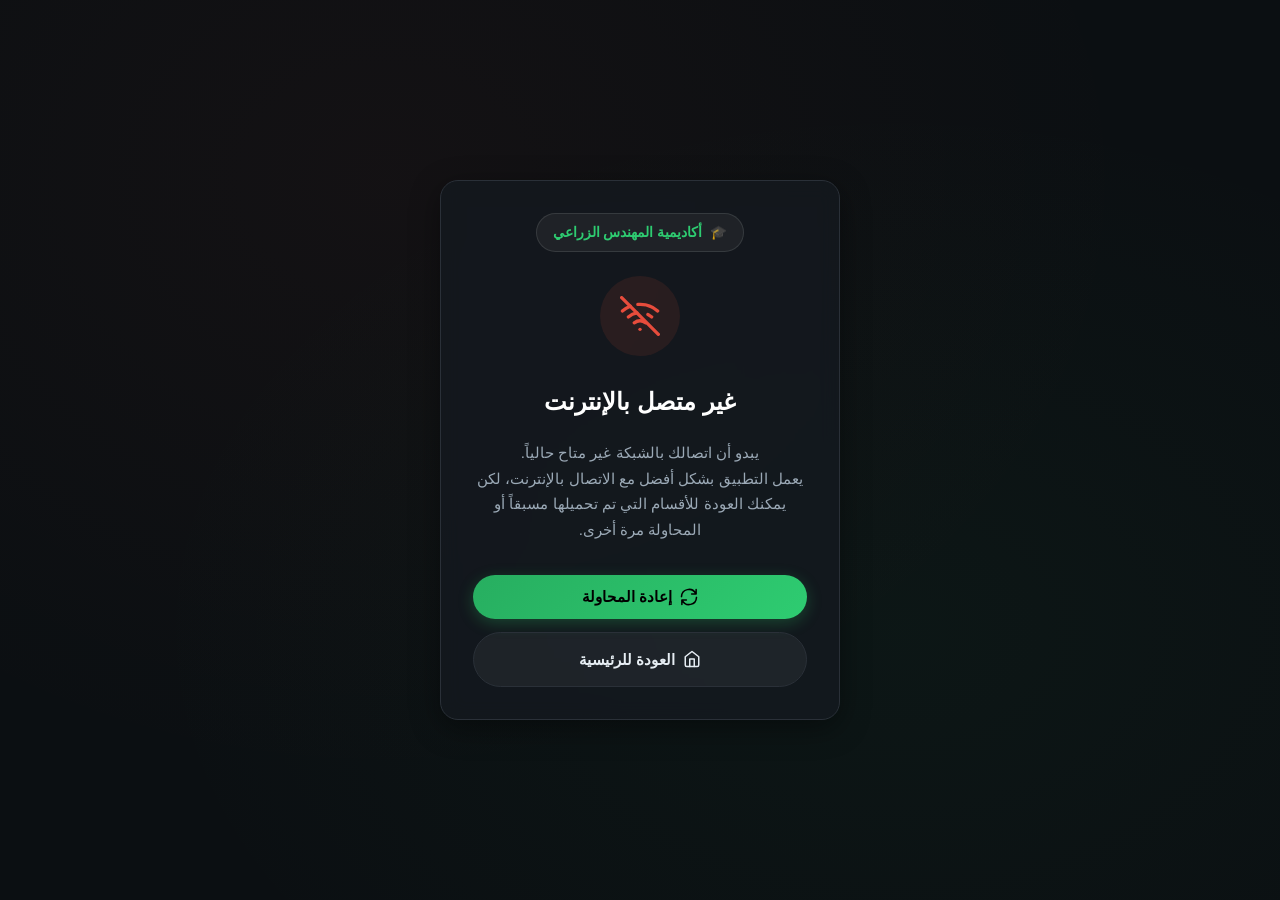
<file: offline.html>
<!DOCTYPE html>
<html lang="ar" dir="rtl">
<head>
    <meta charset="UTF-8">
    <meta name="viewport" content="width=device-width, initial-scale=1.0">
    <title>غير متصل بالإنترنت | أكاديمية المهندس الزراعي</title>
    <meta name="theme-color" content="#0b0f12">
    <link rel="icon" type="image/svg+xml" href="icons/icon.svg">
    <link rel="stylesheet" href="style.css">
    <style>
        /* أنماط مدمجة لضمان عمل الصفحة حتى في أسوأ حالات انقطاع الشبكة */
        body {
            margin: 0;
            padding: 0;
            font-family: 'Tajawal', 'Cairo', sans-serif;
            background-color: #0b0f12;
            color: #e6edf3;
            display: flex;
            align-items: center;
            justify-content: center;
            min-height: 100vh;
            text-align: center;
        }
        .offline-container {
            max-width: 400px;
            padding: 2rem;
            background: rgba(21, 26, 32, 0.8);
            border: 1px solid #2a3038;
            border-radius: 18px;
            backdrop-filter: blur(10px);
            -webkit-backdrop-filter: blur(10px);
            box-shadow: 0 8px 30px rgba(0,0,0,0.4);
        }
        .offline-icon {
            width: 80px;
            height: 80px;
            margin: 0 auto 1.5rem;
            background: rgba(231, 76, 60, 0.1);
            border-radius: 50%;
            display: flex;
            align-items: center;
            justify-content: center;
            color: #e74c3c;
            font-size: 2.5rem;
        }
        .academy-badge {
            display: inline-flex;
            align-items: center;
            gap: 0.5rem;
            padding: 0.4rem 1rem;
            background: rgba(255,255,255,0.05);
            border: 1px solid rgba(255,255,255,0.1);
            border-radius: 50px;
            margin-bottom: 1.5rem;
            font-size: 0.85rem;
            font-weight: 700;
            color: #2ecc71;
        }
        h1 {
            font-family: 'Cairo', sans-serif;
            font-size: 1.5rem;
            font-weight: 800;
            margin: 0 0 1rem 0;
            color: #fff;
        }
        p {
            font-size: 0.95rem;
            line-height: 1.7;
            color: #9ba9b6;
            margin-bottom: 2rem;
        }
        .offline-actions {
            display: flex;
            flex-direction: column;
            gap: 0.8rem;
        }
        .btn {
            display: flex;
            align-items: center;
            justify-content: center;
            gap: 0.5rem;
            padding: 0.8rem 1.5rem;
            border-radius: 50px;
            font-family: 'Cairo', sans-serif;
            font-weight: 700;
            font-size: 0.95rem;
            text-decoration: none;
            cursor: pointer;
            transition: all 0.2s ease;
            border: none;
            min-height: 44px;
        }
        .btn-primary {
            background: linear-gradient(135deg, #27ae60, #2ecc71);
            color: #000;
            box-shadow: 0 4px 15px rgba(39, 174, 96, 0.3);
        }
        .btn-primary:hover {
            transform: translateY(-2px);
            box-shadow: 0 6px 20px rgba(39, 174, 96, 0.4);
        }
        .btn-secondary {
            background: rgba(255, 255, 255, 0.05);
            color: #e6edf3;
            border: 1px solid #2a3038;
        }
        .btn-secondary:hover {
            background: rgba(255, 255, 255, 0.1);
            border-color: #3498db;
            color: #3498db;
        }
    </style>
</head>
<body>
    <div class="offline-container">
        <div class="academy-badge">
            <span>🎓</span>
            <span>أكاديمية المهندس الزراعي</span>
        </div>
        
        <div class="offline-icon">
            <!-- أيقونة WiFi مقطوعة (SVG مدمج لضمان الظهور دائماً) -->
            <svg xmlns="http://www.w3.org/2000/svg" width="40" height="40" viewBox="0 0 24 24" fill="none" stroke="currentColor" stroke-width="2" stroke-linecap="round" stroke-linejoin="round">
                <line x1="1" y1="1" x2="23" y2="23"></line>
                <path d="M16.72 11.06A10.94 10.94 0 0 1 19 12.55"></path>
                <path d="M5 12.55a10.94 10.94 0 0 1 5.17-2.39"></path>
                <path d="M10.71 5.05A16 16 0 0 1 22.58 9"></path>
                <path d="M1.42 9a15.91 15.91 0 0 1 4.7-2.88"></path>
                <path d="M8.53 16.11a6 6 0 0 1 6.95 0"></path>
                <line x1="12" y1="20" x2="12.01" y2="20"></line>
            </svg>
        </div>

        <h1>غير متصل بالإنترنت</h1>
        <p>
            يبدو أن اتصالك بالشبكة غير متاح حالياً. 
            <br>
            يعمل التطبيق بشكل أفضل مع الاتصال بالإنترنت، لكن يمكنك العودة للأقسام التي تم تحميلها مسبقاً أو المحاولة مرة أخرى.
        </p>

        <div class="offline-actions">
            <button class="btn btn-primary" onclick="window.location.reload()">
                <svg xmlns="http://www.w3.org/2000/svg" width="18" height="18" viewBox="0 0 24 24" fill="none" stroke="currentColor" stroke-width="2" stroke-linecap="round" stroke-linejoin="round"><path d="M21.5 2v6h-6M2.5 22v-6h6M2 11.5a10 10 0 0 1 18.8-4.3M22 12.5a10 10 0 0 1-18.8 4.3"/></svg>
                إعادة المحاولة
            </button>
            <a href="/" class="btn btn-secondary">
                <svg xmlns="http://www.w3.org/2000/svg" width="18" height="18" viewBox="0 0 24 24" fill="none" stroke="currentColor" stroke-width="2" stroke-linecap="round" stroke-linejoin="round"><path d="m3 9 9-7 9 7v11a2 2 0 0 1-2 2H5a2 2 0 0 1-2-2z"/><polyline points="9 22 9 12 15 12 15 22"/></svg>
                العودة للرئيسية
            </a>
        </div>
    </div>
</body>
</html>
</file>
<file: style.css>
:root {
    --bg: #0b0f12;
    --surface: #151a20;
    --surface2: #1c2128;
    --border: #2a3038;
    --text: #e6edf3;
    --text2: #9ba9b6;
    --accent: #e74c3c;
    --plan-accent: #27ae60;
    --plan-accent2: #2ecc71;
    --amber: #f39c12;
    --blue: #3498db;
    --whatsapp: #25d366;
    --email: #ea4335;
    --twitter: #ffffff;
    --radius: 18px;
    --radius-sm: 10px;
    --shadow: 0 8px 30px rgba(0,0,0,0.4);
    --nav-height: 60px;
    --safe-top: env(safe-area-inset-top, 0px);
    --safe-bottom: env(safe-area-inset-bottom, 0px);
}

*{margin:0;padding:0;box-sizing:border-box}
html{scroll-behavior:smooth;-webkit-text-size-adjust:100%}

@font-face { font-family: 'Cairo'; font-display: swap; }

::-webkit-scrollbar{width:5px;height:5px}
::-webkit-scrollbar-track{background:transparent}
::-webkit-scrollbar-thumb{background:rgba(255,255,255,.1);border-radius:3px}
::-webkit-scrollbar-thumb:hover{background:rgba(255,255,255,.2)}

body{
    font-family:'Tajawal',sans-serif;
    background:var(--bg);
    color:var(--text);
    line-height:1.8;
    overflow-x:hidden;
    background-image:radial-gradient(ellipse at 30% 20%,rgba(231,76,60,.04) 0%,transparent 60%),radial-gradient(ellipse at 70% 70%,rgba(46,204,113,.04) 0%,transparent 60%);
    padding-top: var(--nav-height);
    -webkit-font-smoothing:antialiased;
    -moz-osx-font-smoothing:grayscale;
    text-rendering:optimizeLegibility;
    overscroll-behavior-y:contain;
    -webkit-tap-highlight-color:transparent;
}

h1,h2,h3,h4{font-family:'Cairo',sans-serif;font-weight:700}
.container{max-width:1200px;margin:0 auto;padding:1.5rem}

@media (prefers-reduced-motion: reduce) {
    *, *::before, *::after { animation-duration: 0.01ms !important; animation-iteration-count: 1 !important; transition-duration: 0.01ms !important; scroll-behavior: auto !important; }
}

@supports not (backdrop-filter: blur(10px)) {
    .top-nav, .side-drawer, .bio-modal, .glass-card, .landing-overlay, .fab-btn-glass, .fab-main-btn-glass { background: rgba(11, 15, 18, 0.95) !important; }
}

/* ===== Progress Bar ===== */
.progress-bar { position: fixed; top: 0; left: 0; right: 0; height: 3px; background: rgba(255, 255, 255, 0.05); z-index: 10001; opacity: 0; transition: opacity 0.3s ease; }
.progress-bar.visible { opacity: 1; }
.progress-fill { height: 100%; background: linear-gradient(90deg, var(--plan-accent), var(--accent)); width: 0%; transition: width 0.1s ease; box-shadow: 0 0 10px rgba(39, 174, 96, 0.5); }

/* ===== Pull to Refresh ===== */
.pull-to-refresh {
    position: fixed; top: calc(var(--nav-height) + 10px); left: 50%;
    transform: translate(-50%, -150%);
    display: flex; flex-direction: column; align-items: center; gap: 0.5rem;
    padding: 0.8rem 1.5rem; background: rgba(21, 26, 32, 0.9); 
    border: 1px solid var(--border); border-radius: 50px;
    box-shadow: 0 8px 20px rgba(0,0,0,0.4); z-index: 999; opacity: 0;
    transition: transform 0.3s cubic-bezier(0.4, 0, 0.2, 1), opacity 0.3s ease; 
    pointer-events: none; backdrop-filter: blur(10px);
}
.pull-to-refresh i { font-size: 1.2rem; color: var(--plan-accent); }
.pull-to-refresh .pull-text { font-size: 0.8rem; color: var(--text); font-weight: 600; }

/* ===== Skeleton & Empty States ===== */
.skeleton { background: linear-gradient(90deg, var(--surface2) 25%, var(--surface) 50%, var(--surface2) 75%); background-size: 200% 100%; animation: skeleton-pulse 1.5s infinite ease-in-out; border-radius: var(--radius-sm); border: 1px solid var(--border); }
@keyframes skeleton-pulse { 0% { background-position: 200% 0; } 100% { background-position: -200% 0; } }
.skeleton-card { height: 220px; width: 100%; }
.empty-state { grid-column: 1 / -1; text-align: center; padding: 3rem 1.5rem; color: var(--text2); animation: fadeUp 0.5s ease; }
.empty-state i { font-size: 3rem; color: var(--plan-accent); margin-bottom: 1rem; opacity: 0.6; }
.empty-state h3 { font-size: 1.1rem; color: var(--text); margin-bottom: 0.5rem; }
.empty-state p { font-size: 0.9rem; }

/* ===== Loading Spinner ===== */
#loadingOverlay { position: fixed; inset: 0; background: var(--bg); z-index: 99999; display: flex; flex-direction: column; align-items: center; justify-content: center; transition: opacity 0.5s ease, visibility 0.5s ease; }
#loadingOverlay.hidden { opacity: 0; visibility: hidden; pointer-events: none; }
.loader { width: 60px; height: 60px; border: 4px solid var(--surface2); border-top-color: var(--plan-accent); border-radius: 50%; animation: spin 0.8s linear infinite; }
@keyframes spin { to { transform: rotate(360deg); } }
.loader-text { color: var(--text); font-family: 'Cairo', sans-serif; font-size: 1rem; font-weight: 600; margin-top: 1.5rem; }
.loader-subtext { color: var(--text2); font-size: 0.85rem; margin-top: 0.3rem; }

/* ===== Landing Page ===== */
.landing-overlay { position: fixed; inset: 0; background: var(--bg); z-index: 9999; display: flex; align-items: center; justify-content: center; transition: opacity 0.6s ease, visibility 0.6s ease; padding: 1rem; min-height: 100dvh; height: 100dvh; }
.landing-overlay.hidden { opacity: 0; visibility: hidden; pointer-events: none; }
.landing-content { text-align: center; position: relative; z-index: 2; padding: 2rem; max-width: 600px; width: 100%; animation: landingFadeIn 0.8s ease; }
@keyframes landingFadeIn { from { opacity: 0; transform: translateY(30px); } to { opacity: 1; transform: translateY(0); } }

.landing-academy-badge {
    display: inline-flex; align-items: center; gap: 0.6rem; padding: 0.6rem 1.5rem;
    background: rgba(255, 255, 255, 0.05); border: 1px solid rgba(255, 255, 255, 0.15);
    border-radius: 50px; margin-bottom: 2rem; animation: fadeUp 0.8s ease; backdrop-filter: blur(5px);
}
.landing-academy-badge i { font-size: 1.4rem; color: var(--amber); }
.landing-academy-badge span {
    font-family: 'Cairo', sans-serif; font-size: 1.1rem; font-weight: 800;
    background: linear-gradient(135deg, #ffffff 0%, #f39c12 100%);
    -webkit-background-clip: text; -webkit-text-fill-color: transparent;
    background-clip: text; letter-spacing: 0.5px; text-shadow: 0 2px 10px rgba(243, 156, 18, 0.2);
}

.landing-icon { font-size: 5rem; animation: flt 3s ease-in-out infinite; margin-bottom: 0.5rem; }
@keyframes flt { 0%,100% { transform: translateY(0) } 50% { transform: translateY(-8px) } }
.landing-title { font-family: 'Cairo', sans-serif; font-size: 2.5rem; font-weight: 900; color: #fff; margin-bottom: 0.3rem; line-height: 1.3; }
.landing-title span { display: block; background: linear-gradient(135deg, var(--accent), var(--amber)); -webkit-background-clip: text; -webkit-text-fill-color: transparent; background-clip: text; font-size: 2rem; }
.landing-stats { display: grid; grid-template-columns: repeat(4, 1fr); gap: 1.2rem; margin: 1.5rem 0; }
.landing-stat { background: rgba(255,255,255,0.03); border: 1px solid rgba(255,255,255,0.08); border-radius: 12px; padding: 0.8rem 1.2rem; text-align: center; }
.landing-stat-num { font-family: 'Cairo', sans-serif; font-size: 1.8rem; font-weight: 900; color: var(--accent); line-height: 1; }
.landing-stat-lbl { font-size: 0.65rem; color: var(--text2); margin-top: 0.2rem; }
.landing-desc { color: var(--text2); font-size: 0.95rem; line-height: 1.8; margin-bottom: 2rem; }
.landing-btn { display: inline-flex; align-items: center; gap: 0.6rem; padding: 0.8rem 2.5rem; background: linear-gradient(135deg, var(--accent), var(--amber)); color: #fff; border: none; border-radius: 50px; font-family: 'Cairo', sans-serif; font-size: 1rem; font-weight: 700; cursor: pointer; transition: all 0.3s; box-shadow: 0 8px 25px rgba(231,76,60,0.3); min-height: 44px; }
.landing-btn:hover { transform: translateY(-3px); box-shadow: 0 12px 35px rgba(231,76,60,0.4); }
.landing-btn:active { transform: translateY(-1px); }
.landing-hint { color: #6b7280; font-size: 0.75rem; margin-top: 1rem; opacity: 0.7; }
.landing-particles { position: absolute; inset: 0; overflow: hidden; pointer-events: none; }
.landing-particle { position: absolute; border-radius: 50%; background: rgba(231,76,60,0.15); animation: floatUp linear infinite; }
@keyframes floatUp { 0% { transform: translateY(100vh) scale(0); opacity: 0; } 10% { opacity: 0.6; } 90% { opacity: 0.6; } 100% { transform: translateY(-10vh) scale(1); opacity: 0; } }

/* ===== Top Navigation ===== */
.top-nav { position: fixed; top: 0; left: 0; right: 0; height: var(--nav-height); background: rgba(21, 26, 32, 0.95); backdrop-filter: blur(15px); -webkit-backdrop-filter: blur(15px); border-bottom: 1px solid var(--border); z-index: 1000; display: flex; align-items: center; justify-content: space-between; padding: 0 1.2rem; box-shadow: 0 4px 15px rgba(0,0,0,0.3); padding-top: var(--safe-top); }
.nav-right, .nav-left { display: flex; align-items: center; width: 44px; }
.nav-center { flex: 1; text-align: center; display: flex; justify-content: center; align-items: center; min-width: 0; padding: 0 1rem; }
.current-section-title { font-family: 'Cairo', sans-serif; font-size: 0.9rem; font-weight: 700; color: var(--text); white-space: nowrap; overflow: hidden; text-overflow: ellipsis; max-width: 100%; }
.nav-icon-btn { background: transparent; border: none; color: var(--text); width: 44px; height: 44px; border-radius: 50%; display: flex; align-items: center; justify-content: center; cursor: pointer; transition: all 0.2s; font-size: 1.1rem; }
.nav-icon-btn:hover { background: rgba(255,255,255,0.1); color: var(--plan-accent2); }

/* ===== Side Drawer ===== */
.side-drawer-overlay { position: fixed; inset: 0; background: rgba(0,0,0,0.7); backdrop-filter: blur(4px); -webkit-backdrop-filter: blur(4px); z-index: 2000; opacity: 0; visibility: hidden; transition: opacity 0.3s ease, visibility 0.3s ease; will-change: opacity; }
.side-drawer-overlay.active { opacity: 1; visibility: visible; }
.side-drawer { position: fixed; top: 0; right: 0; width: 280px; max-width: 85vw; height: 100dvh; background: var(--surface); border-left: 1px solid var(--border); z-index: 2001; transform: translateX(100%); transition: transform 0.3s cubic-bezier(0.4, 0, 0.2, 1); display: flex; flex-direction: column; box-shadow: -10px 0 30px rgba(0,0,0,0.5); will-change: transform; overscroll-behavior: contain; }
.side-drawer.open { transform: translateX(0); }
.drawer-content { flex: 1; overflow-y: auto; padding: 1.2rem; display: flex; flex-direction: column; }

.drawer-header-block {
    display: flex; align-items: center; gap: 0.8rem; padding: 1rem; margin-bottom: 1rem;
    background: linear-gradient(135deg, rgba(243, 156, 18, 0.1), rgba(231, 76, 60, 0.05));
    border: 1px solid rgba(243, 156, 18, 0.2); border-radius: var(--radius-sm);
    cursor: pointer; transition: all 0.2s ease;
}
.drawer-header-block:hover { background: linear-gradient(135deg, rgba(243, 156, 18, 0.2), rgba(231, 76, 60, 0.1)); border-color: var(--amber); }
.drawer-header-icon { width: 40px; height: 40px; border-radius: 50%; background: var(--amber); color: #000; display: flex; align-items: center; justify-content: center; font-size: 1.2rem; flex-shrink: 0; }
.drawer-header-text { display: flex; flex-direction: column; }
.drawer-site-name { font-family: 'Cairo', sans-serif; font-weight: 800; font-size: 0.9rem; color: #fff; line-height: 1.3; }
.drawer-site-hint { font-size: 0.65rem; color: var(--text2); margin-top: 0.2rem; }

.drawer-nav-grid {
    display: grid; grid-template-columns: 1fr; gap: 0.6rem;
    background: rgba(0, 0, 0, 0.2); padding: 0.8rem;
    border-radius: var(--radius-sm); border: 1px solid rgba(255, 255, 255, 0.05);
}
.drawer-nav-item {
    display: flex; align-items: center; gap: 0.8rem; padding: 0.7rem 0.8rem;
    background: var(--surface2); border: 1px solid var(--border); border-radius: var(--radius-sm);
    cursor: pointer; transition: all 0.2s; color: var(--text);
    font-family: 'Tajawal', sans-serif; font-weight: 500; font-size: 0.85rem;
}
.drawer-nav-item:hover { border-color: var(--plan-accent); background: rgba(39,174,96,0.1); color: var(--plan-accent2); transform: translateX(-3px); }
.drawer-nav-item .drawer-icon { width: 32px; height: 32px; display: flex; align-items: center; justify-content: center; background: rgba(39,174,96,0.1); border-radius: 8px; color: var(--plan-accent); transition: all 0.2s; }
.drawer-nav-item:hover .drawer-icon { background: var(--plan-accent); color: #000; }

/* ===== Floating Action Buttons ===== */
.fab-container { position: fixed; bottom: calc(2rem + var(--safe-bottom)); left: 2rem; right: auto; z-index: 1000; display: flex; flex-direction: column; align-items: flex-start; gap: 1rem; }
.fab-sub-buttons { display: flex; flex-direction: column; gap: 0.8rem; opacity: 0; visibility: hidden; transform: translateY(20px) scale(0.8); transition: all 0.3s cubic-bezier(0.4, 0, 0.2, 1); }
.fab-container.active .fab-sub-buttons { opacity: 1; visibility: visible; transform: translateY(0) scale(1); }

.fab-btn-glass, .fab-main-btn-glass {
    width: 56px; height: 56px; border-radius: 50%;
    background: rgba(255, 255, 255, 0.08); backdrop-filter: blur(12px); -webkit-backdrop-filter: blur(12px);
    border: 1px solid rgba(255, 255, 255, 0.15); box-shadow: 0 8px 20px rgba(0, 0, 0, 0.3);
    display: flex; align-items: center; justify-content: center;
    color: var(--amber); font-size: 1.4rem; text-decoration: none;
    cursor: pointer; transition: all 0.3s cubic-bezier(0.4, 0, 0.2, 1);
}
.fab-btn-glass:hover, .fab-main-btn-glass:hover { background: rgba(255, 255, 255, 0.15); transform: scale(1.05); color: #fff; border-color: rgba(255, 255, 255, 0.3); }
.fab-main-btn-glass { background: linear-gradient(135deg, rgba(243, 156, 18, 0.9), rgba(231, 76, 60, 0.9)); border-color: rgba(243, 156, 18, 0.3); color: #fff; }

.pwa-fab { position: fixed; bottom: calc(2rem + var(--safe-bottom)); right: 2rem; left: auto; z-index: 998; }

.fab-icon-close { position: absolute; opacity: 0; transform: rotate(-90deg); transition: all 0.3s ease; }
.fab-container.active .fab-icon-open { opacity: 0; transform: rotate(90deg); }
.fab-container.active .fab-icon-close { opacity: 1; transform: rotate(0deg); }

/* ===== Hero & Sections ===== */
.hero { text-align: center; padding: 4rem 1rem 3rem; position: relative; transition: opacity 0.4s ease, max-height 0.5s ease, padding 0.4s ease, margin 0.4s ease; overflow: hidden; }
.hero.hero-hidden { display: none; opacity: 0; max-height: 0; padding: 0; margin: 0; }
.hero-badge { display: inline-flex; align-items: center; gap: .5rem; padding: .4rem 1.2rem; border: 1px solid var(--accent); border-radius: 50px; color: var(--accent); font-size: .8rem; font-weight: 600; background: rgba(231,76,60,.06); margin-bottom: 1.5rem; animation: fadeUp .7s ease; }
.hero h1 { font-size: clamp(2rem,5vw,3.5rem); font-weight: 900; color: #fff; line-height: 1.3; margin-bottom: .8rem; animation: fadeUp .7s ease .15s both; }
.hero h1 span { background: linear-gradient(135deg,var(--accent),var(--amber)); -webkit-background-clip: text; -webkit-text-fill-color: transparent; background-clip: text; }
.hero-subtitle { font-size: 1rem; color: var(--text2); max-width: 650px; margin: 0 auto 2rem; line-height: 1.9; animation: fadeUp .7s ease .3s both; }
.hero-stats { display: grid; grid-template-columns: repeat(4,1fr); gap: 1rem; max-width: 600px; margin: 0 auto; animation: fadeUp .7s ease .45s both; }
.hero-stat { background: var(--surface); border: 1px solid var(--border); border-radius: var(--radius-sm); padding: 1rem 1.5rem; text-align: center; transition: all .3s; }
.hero-stat:hover { border-color: var(--accent); transform: translateY(-3px); box-shadow: var(--shadow); }
.hero-stat-num { font-family: 'Cairo'; font-size: 1.8rem; font-weight: 900; color: var(--accent); line-height: 1; }
.hero-stat-lbl { font-size: .7rem; color: var(--text2); margin-top: .3rem; }
@keyframes fadeUp { from { opacity: 0; transform: translateY(20px) } to { opacity: 1; transform: translateY(0) } }

.section { content-visibility: auto; contain-intrinsic-size: 0 500px; padding: 2.5rem 0; transition: opacity 0.4s ease, visibility 0.4s ease, max-height 0.5s ease, padding 0.4s ease, margin 0.4s ease; overflow: hidden; }
.section.section-hidden { opacity: 0; visibility: hidden; max-height: 0; padding: 0; margin: 0; display: block; pointer-events: none; content-visibility: hidden; }
.section.section-visible { opacity: 1; visibility: visible; max-height: 10000px; pointer-events: auto; content-visibility: visible; }
.section-header { text-align: center; margin-bottom: 2rem; }
.section-header h2 { font-size: clamp(1.4rem,3vw,2rem); font-weight: 800; color: #fff; margin-bottom: .4rem; }
.section-badge { display: inline-block; padding: .2rem 1rem; background: rgba(52,152,219,.1); border: 1px solid rgba(52,152,219,.3); border-radius: 50px; font-size: .7rem; color: var(--blue); margin-bottom: .8rem; font-weight: 600; }
.section-header p { color: var(--text2); font-size: .9rem; }
.card { background: var(--surface); border: 1px solid var(--border); border-radius: var(--radius); padding: 1.8rem; transition: all .3s; }
.card:hover { border-color: rgba(255,255,255,.15); }

/* ===== About ===== */
.about-grid { display: grid; grid-template-columns: 1fr 1fr; gap: 1.5rem; overflow: visible !important; padding: 10px 0; }
.about-card { background: var(--surface); border: 1px solid var(--border); border-radius: var(--radius); padding: 1.8rem; border-top: 4px solid var(--accent); position: relative; z-index: 1; transition: all .3s cubic-bezier(0.4, 0, 0.2, 1); }
.about-card:hover { transform: translateY(-3px); z-index: 10; box-shadow: var(--shadow); border-color: var(--accent); }
.about-card h3 { font-size: 1.2rem; color: #fff; margin-bottom: .8rem; }
.about-card p, .about-card li { font-size: .9rem; color: var(--text2); line-height: 1.9; }
.about-card ul { list-style: none; padding: 0; }
.about-card ul li { padding: .3rem 0; display: flex; align-items: flex-start; gap: .5rem; }
.about-card ul li i { color: var(--amber); margin-top: .4rem; font-size: .5rem; }
.about-highlight { display: inline-block; background: rgba(231,76,60,.1); color: var(--accent); padding: .1rem .6rem; border-radius: 4px; font-size: .8rem; font-weight: 600; }

/* ===== Temperature ===== */
.temp-card { background: var(--surface); border: 1px solid var(--border); border-radius: var(--radius); padding: 2rem; }
.temp-top { display: flex; align-items: center; justify-content: space-between; flex-wrap: wrap; gap: 1rem; margin-bottom: 1rem; }
.temp-display { display: flex; align-items: baseline; gap: .4rem; }
.temp-value { font-family: 'Cairo'; font-size: 3.5rem; font-weight: 900; line-height: 1; transition: color .3s; }
.temp-unit { font-size: 1.2rem; color: var(--text2); }
.temp-zone { padding: .4rem 1rem; border-radius: 50px; font-size: .8rem; font-weight: 600; }
.degree-explanation { background: rgba(52,152,219,0.06); border: 1px solid rgba(52,152,219,0.2); border-right: 4px solid var(--blue); border-radius: var(--radius-sm); padding: 1rem 1.2rem; margin-bottom: 1.5rem; color: var(--text2); font-size: .85rem; line-height: 1.9; }
.degree-explanation strong { color: #fff; }
.temp-slider-wrap { margin: 1.5rem 0; }
.temp-slider { -webkit-appearance: none; appearance: none; width: 100%; height: 8px; border-radius: 4px; outline: none; cursor: pointer; background: linear-gradient(90deg,#5b9bd5 0%,#70c070 20%,#c8d040 40%,#e8a838 55%,#d62839 75%,#8b0000 100%); touch-action: manipulation; }
.temp-slider::-webkit-slider-thumb { -webkit-appearance: none; width: 28px; height: 28px; border-radius: 50%; background: #fff; border: 3px solid var(--accent); cursor: pointer; box-shadow: 0 2px 10px rgba(0,0,0,.4); }
.temp-slider::-moz-range-thumb { width: 28px; height: 28px; border-radius: 50%; background: #fff; border: 3px solid var(--accent); cursor: pointer; }
.temp-marks { display: flex; justify-content: space-between; font-size: .65rem; color: var(--text2); margin-top: .3rem; }
.formula-box { background: rgba(255,255,255,.02); border: 1px solid var(--border); border-radius: var(--radius-sm); padding: 1.2rem; text-align: center; margin: 1.2rem 0; }
.formula { font-family: 'Cairo',sans-serif; font-size: 1.4rem; color: #fff; direction: ltr; font-weight: 700; }
.formula-desc { font-size: .8rem; color: var(--text2); margin-top: .5rem; }
.formula-desc span { color: var(--amber); font-weight: 600; }
.temp-grid { display: grid; grid-template-columns: repeat(4,1fr); gap: .6rem; }
.temp-item { background: rgba(255,255,255,.02); border: 1px solid var(--border); border-radius: var(--radius-sm); padding: .8rem; text-align: center; }
.temp-item .val { font-family: 'Cairo'; font-size: 1.4rem; font-weight: 800; }
.temp-item .lbl { font-size: .65rem; color: var(--text2); }
.temp-total { grid-column: 1/-1; background: rgba(231,76,60,.05); border-color: rgba(231,76,60,.2); }
.temp-total .val { font-size: 2rem; color: var(--accent); }

/* ===== Days ===== */
.days-bar-row { display: flex; align-items: center; gap: .7rem; margin-bottom: .6rem; }
.days-bar-lbl { width: 70px; font-size: .8rem; font-weight: 600; flex-shrink: 0; text-align: left; }
.days-bar-wrap { flex: 1; height: 30px; background: rgba(255,255,255,.02); border-radius: 6px; overflow: hidden; }
.days-bar-fill { height: 100%; border-radius: 6px; display: flex; align-items: center; justify-content: center; font-size: .7rem; font-weight: 700; color: #fff; transition: width .5s ease; min-width: 30px; }
.days-bar-val { width: 60px; font-size: .8rem; font-weight: 600; color: var(--amber); text-align: right; flex-shrink: 0; }
.days-total-row { border-top: 2px dashed var(--border); padding-top: .7rem; margin-top: .5rem; }

/* ===== Chart ===== */
.chart-card { background: var(--surface); border: 1px solid var(--border); border-radius: var(--radius); padding: 2rem; overflow: hidden; transition: overflow 0.3s ease; }
.chart-card:has(canvas.zoomed) { overflow: auto; touch-action: pan-x pan-y; }
.chart-card h3 { text-align: center; color: #fff; margin-bottom: .5rem; }
.chart-card canvas { width: 100%; height: 340px; transition: transform 0.3s ease, box-shadow 0.3s ease; cursor: zoom-in; display: block; touch-action: manipulation; }
.chart-card canvas.zoomed { 
    transform: scale(1.5); transform-origin: center center; cursor: grab; 
    box-shadow: 0 20px 50px rgba(0,0,0,0.6); z-index: 10; position: relative; 
    background: var(--surface); border-radius: var(--radius); margin: 20px; 
}
.chart-card canvas.zoomed:active { cursor: grabbing; }
.chart-legend { display: flex; gap: 1rem; flex-wrap: wrap; justify-content: center; margin-top: 1rem; font-size: .75rem; color: var(--text2); }
.chart-legend span { display: flex; align-items: center; gap: .4rem; }
.legend-dot { width: 10px; height: 10px; border-radius: 2px; }
.chart-explain { margin-top: 1.5rem; background: rgba(52,152,219,.05); border: 1px solid rgba(52,152,219,.15); border-radius: var(--radius-sm); padding: 1.2rem; font-size: .85rem; color: var(--text2); line-height: 1.9; }
.chart-explain strong { color: #fff; }

/* ===== Heatmap ===== */
.heatmap-wrapper { overflow: hidden; border-radius: var(--radius); }
.heatmap-grid { display: grid; grid-template-columns: repeat(12,1fr); gap: 4px; transition: transform 0.3s ease, box-shadow 0.3s ease; cursor: zoom-in; touch-action: manipulation; }
.heatmap-grid.zoomed { transform: scale(1.2); cursor: zoom-out; box-shadow: 0 20px 50px rgba(0,0,0,0.6); z-index: 100; position: relative; background: var(--surface); border-radius: var(--radius); padding: 1rem; }
.heatmap-cell { padding: 1rem .3rem; text-align: center; border-radius: 6px; font-size: .7rem; font-weight: 700; cursor: pointer; transition: all .2s; position: relative; min-height: 44px; touch-action: manipulation; }
.heatmap-cell:hover { transform: scale(1.05); z-index: 3; box-shadow: 0 4px 15px rgba(0,0,0,.5); }
.heatmap-cell:active { transform: scale(0.95); }
.heatmap-tip { position: absolute; bottom: 110%; left: 50%; transform: translateX(-50%); background: var(--surface2); border: 1px solid var(--amber); padding: .3rem .6rem; border-radius: 6px; font-size: .65rem; white-space: nowrap; opacity: 0; pointer-events: none; transition: opacity .2s; z-index: 10; }
.heatmap-cell:hover .heatmap-tip { opacity: 1; }
.heatmap-labels { display: grid; grid-template-columns: repeat(12,1fr); gap: 4px; margin-top: .4rem; text-align: center; font-size: .6rem; color: var(--text2); }

/* ===== Lifecycle ===== */
.sg { display: grid; grid-template-columns: repeat(4,1fr); gap: .9rem; max-width: 1100px; margin: 0 auto 1.2rem; overflow: visible !important; padding: 10px 0; }
.sc2 { background: var(--surface); border: 1px solid var(--border); border-radius: var(--radius); padding: 1.5rem 1.1rem; text-align: center; cursor: pointer; position: relative; overflow: hidden; min-height: 44px; z-index: 1; transition: all .3s cubic-bezier(0.4, 0, 0.2, 1); touch-action: manipulation; }
.sc2:hover, .sc2.on { transform: translateY(-3px); z-index: 10; box-shadow: 0 10px 35px rgba(0,0,0,.3); background: var(--surface2); border-color: var(--plan-accent); }
.sc2:active { transform: translateY(-1px); }
.sico { width: 65px; height: 65px; border-radius: 50%; margin: 0 auto .7rem; display: flex; align-items: center; justify-content: center; font-size: 1.8rem; position: relative; transition: transform .3s; }
.sc2:hover .sico, .sc2.on .sico { transform: scale(1.08); }
.snm { position: absolute; top: -3px; right: -3px; width: 20px; height: 20px; border-radius: 50%; color: #fff; font-size: .6rem; font-weight: 700; display: flex; align-items: center; justify-content: center; }
.snme { font-family: 'Cairo'; font-size: 1.05rem; font-weight: 800; margin-bottom: .2rem; }
.sdys { font-family: 'Cairo'; font-size: 1.5rem; font-weight: 900; margin: .3rem 0 .1rem; }
.sdyl { font-size: .65rem; color: var(--text2); margin-bottom: .4rem; }
.sbrf { font-size: .72rem; color: var(--text2); line-height: 1.7; }
.dp { max-width: 1100px; margin: 0 auto; background: var(--surface); border: 1px solid var(--border); border-radius: var(--radius); overflow: hidden; max-height: 0; opacity: 0; transition: all .5s cubic-bezier(.25,.46,.45,.94); }
.dp.open { max-height: 2000px; opacity: 1; overflow-y: auto; }
.dinn { display: grid; grid-template-columns: 1fr 1.6fr; gap: 0; }
.dvis { padding: 2.2rem; display: flex; flex-direction: column; align-items: center; justify-content: center; position: relative; }
.dvico { width: 120px; height: 120px; border-radius: 50%; display: flex; align-items: center; justify-content: center; font-size: 3.5rem; margin-bottom: .8rem; position: relative; animation: flt 4s ease-in-out infinite; }
.dvr { position: absolute; width: 145px; height: 145px; border-radius: 50%; border: 2px dashed; opacity: .2; animation: sp 20s linear infinite; }
@keyframes sp { from { transform: rotate(0) } to { transform: rotate(360deg) } }
.dinf { padding: 2rem; }
.dinf h3 { font-size: 1.4rem; font-weight: 900; margin-bottom: .3rem; }
.dbdg { display: inline-flex; align-items: center; gap: 5px; padding: 3px 12px; border-radius: 50px; font-size: .72rem; font-weight: 600; margin-bottom: .8rem; }
.dinf p { color: var(--text2); line-height: 1.9; margin-bottom: .8rem; font-size: .88rem; }
.fl { list-style: none; display: grid; gap: .5rem; }
.fl li { display: flex; align-items: flex-start; gap: 8px; font-size: .8rem; line-height: 1.7; }
.fl li i { margin-top: 5px; font-size: .55rem; }
.nr { display: flex; justify-content: center; gap: .7rem; margin-top: 1.2rem; }
.nbtn { height: 42px; border-radius: 50px; border: 1px solid var(--border); background: var(--surface); color: var(--text); cursor: pointer; display: flex; align-items: center; justify-content: center; transition: all .3s; font-family: 'Tajawal'; font-size: .82rem; padding: 0 16px; gap: 6px; min-width: 44px; touch-action: manipulation; }
.nbtn:hover { border-color: var(--accent); background: rgba(231,76,60,.06); color: var(--accent); }
.nbtn:active { transform: scale(0.95); }
.nbtn.c { width: 42px; padding: 0; }
.close-detail-btn { position: absolute; top: 1rem; left: 1rem; width: 30px; height: 30px; border-radius: 50%; background: rgba(255,255,255,.1); border: 1px solid var(--border); color: var(--text); display: flex; align-items: center; justify-content: center; cursor: pointer; z-index: 10; font-size: 1rem; transition: all .2s; min-width: 44px; min-height: 44px; }
.close-detail-btn:hover { background: var(--accent); color: #fff; }

/* ===== Calendar ===== */
.filter-bar { display: flex; gap: .5rem; flex-wrap: wrap; margin-bottom: 1rem; justify-content: center; }
.filter-btn { background: var(--surface2); border: 1px solid var(--border); color: var(--text); padding: .4rem 1rem; border-radius: 50px; font-family: 'Cairo',sans-serif; font-weight: 600; font-size: .85rem; cursor: pointer; transition: all .2s; white-space: nowrap; min-height: 44px; touch-action: manipulation; position: relative; overflow: hidden; }
.filter-btn.active { background: var(--plan-accent); color: #000; border-color: var(--plan-accent); }
.filter-btn:active { transform: scale(0.95); }
.table-wrapper { overflow-x: auto; border-radius: var(--radius); border: 1px solid var(--border); margin: 1.5rem 0; -webkit-overflow-scrolling: touch; }
table { width: max-content; min-width: 100%; border-collapse: collapse; font-size: .85rem; white-space: nowrap; border-spacing: 0; }
th, td { padding: .7rem .5rem; text-align: center; border-bottom: 1px solid var(--border); transition: all .3s ease; white-space: nowrap; background: var(--surface) }
th { background: #11161d; color: var(--plan-accent); font-weight: 700; border-bottom: 2px solid var(--plan-accent2); position: sticky; top: 0; z-index: 2; font-size: .85rem }
th:first-child, td:first-child { position: sticky; right: 0; z-index: 3; font-weight: 700; text-align: right; padding-right: 1rem; border-left: 4px solid var(--plan-accent); font-size: .85rem }
th:first-child { background: #11161d }
td:first-child { background: var(--surface2); color: var(--text) }
tr:hover td { background: rgba(39,174,96,.05) }
tr:hover td:first-child { background: var(--surface2) }
tr:last-child td { border-bottom: none }
.circle-badge { display: inline-flex; align-items: center; justify-content: center; width: 2rem; height: 2rem; border-radius: 50%; font-weight: 800; font-size: .8rem; color: #fff; background: #444; box-shadow: 0 2px 6px rgba(0,0,0,.3) }
.level-badge { display: inline-flex; align-items: center; gap: 4px; padding: .2rem .6rem; border-radius: 20px; font-weight: 700; font-size: .8rem; white-space: nowrap }
.level-icon { width: .6rem; height: .6rem; border-radius: 50%; flex-shrink: 0 }
.control-badge { display: inline-flex; align-items: center; gap: 3px; padding: .15rem .6rem; border-radius: 20px; font-weight: 700; font-size: .75rem; background: #2d3748; color: #a0aec0; white-space: nowrap }

/* ===== Plan Cards ===== */
.plan-cards-section { margin-top: 2rem; }
.plan-cards-title { font-size: 1.8rem; font-weight: 800; color: var(--plan-accent); text-align: center; margin-bottom: .5rem; }
.plan-cards-subtitle { text-align: center; color: var(--text2); margin-bottom: 1.5rem; font-size: .95rem; }
.plan-layout { display: flex; gap: 0; background: var(--surface2); border-radius: var(--radius); border: 1px solid var(--border); overflow: hidden; }
.plan-filter-col { flex-shrink: 0; width: 220px; background: #1e252e; padding: 1.5rem 1rem; display: flex; flex-direction: column; gap: .5rem; border-left: 1px solid var(--border); overflow-x: auto; -webkit-overflow-scrolling: touch; }
.plan-filter-col .filter-btn { text-align: center; padding: .6rem; background: transparent; border: 1px solid transparent; color: var(--text2); font-weight: 600; font-size: .85rem; transition: all .2s; white-space: normal; min-height: 44px; }
.plan-filter-col .filter-btn:hover { background: var(--surface); color: var(--text); }
.plan-filter-col .filter-btn.active { background: var(--plan-accent); color: #000; border-color: var(--plan-accent); }
.plan-card-wrapper { flex: 1; min-width: 0; padding: 1.5rem; position: relative; }
.plan-card { background: transparent; border: none; padding: 0; transition: opacity .3s ease, transform .3s ease; }
.plan-card.hidden-card { display: none; opacity: 0; transform: translateX(-20px); }
.plan-card-header { display: flex; justify-content: space-between; align-items: center; margin-bottom: 1rem; font-size: 1.3rem; font-weight: 800; color: #fff; flex-wrap: wrap; gap: .5rem; }
.plan-card-badge { font-size: .8rem; padding: .2rem .8rem; border-radius: 20px; font-weight: 700; }
.plan-card-context { margin-bottom: 1.2rem; color: var(--text2); font-size: .95rem; background: rgba(255,255,255,.03); padding: 1rem; border-radius: var(--radius-sm); border-right: 3px solid var(--blue); }
.plan-card-context p { margin-bottom: .4rem; }
.plan-card-list { list-style: none; padding: 0; }
.plan-card-list li { padding: .5rem 0; border-bottom: 1px solid rgba(255,255,255,.06); font-size: .9rem; color: var(--text2); display: flex; align-items: flex-start; gap: .4rem; line-height: 1.5; }
.plan-card-list li:last-child { border-bottom: none; }
th.hidden-col, td.hidden-col { display: none; }

/* ===== IPM ===== */
.ipm-section { margin-top: 2rem; }
.ipm-tabs { display: flex; gap: .5rem; flex-wrap: wrap; justify-content: center; margin-bottom: 1.8rem; }
.ipm-tab { padding: .6rem 1.4rem; border-radius: 50px; border: 1px solid var(--border); background: transparent; color: var(--text2); font-family: 'Cairo',sans-serif; font-weight: 600; font-size: .9rem; cursor: pointer; transition: all .3s; min-height: 44px; touch-action: manipulation; }
.ipm-tab:hover { border-color: var(--plan-accent); color: var(--plan-accent); }
.ipm-tab.active { background: var(--plan-accent); border-color: var(--plan-accent); color: #000; }
.ipm-tab:active { transform: scale(0.95); }
.ipm-panel { display: none; animation: fadeUp .4s ease; }
.ipm-panel.active { display: block; }
.ipm-grid { display: grid; grid-template-columns: repeat(auto-fit,minmax(280px,1fr)); gap: 1rem; overflow: visible !important; padding: 10px 0; }
.ipm-card { background: var(--surface); border: 1px solid var(--border); border-radius: var(--radius); padding: 1.5rem; position: relative; z-index: 1; transition: all .3s cubic-bezier(0.4, 0, 0.2, 1); }
.ipm-card:hover { border-color: var(--plan-accent); transform: translateY(-3px); z-index: 10; box-shadow: var(--shadow); }
.ipm-card-icon { font-size: 1.8rem; margin-bottom: .5rem; }
.ipm-card h4 { font-size: 1rem; font-weight: 700; color: #fff; margin-bottom: .5rem; }
.ipm-card p { font-size: .85rem; color: var(--text2); line-height: 1.8; }
.ipm-tag { display: inline-block; padding: .1rem .7rem; border-radius: 20px; font-size: .7rem; font-weight: 700; margin-top: .5rem; }
.tag-green { background: rgba(46,204,113,.15); color: var(--plan-accent2); }
.tag-blue { background: rgba(52,152,219,.15); color: var(--blue); }
.tag-amber { background: rgba(243,156,18,.15); color: var(--amber); }
.tag-red { background: rgba(231,76,60,.15); color: var(--accent); }

/* ===== Glass Card ===== */
.glass-card { background: rgba(255,255,255,.03); backdrop-filter: blur(10px); -webkit-backdrop-filter: blur(10px); border: 1px solid rgba(255,255,255,.08); border-radius: var(--radius); padding: 1.8rem; transition: all .3s; position: relative; overflow: hidden; }
.glass-card:hover { transform: translateX(-4px); box-shadow: var(--shadow); }

/* ===== Econ Stats ===== */
.econ-stats { display: grid; grid-template-columns: repeat(4,1fr); gap: 1rem; max-width: 900px; margin: 0 auto 2rem; overflow: visible !important; padding: 10px 0; }
.econ-stat { background: var(--surface); border: 1px solid var(--border); border-radius: var(--radius-sm); padding: 1.2rem 1rem; text-align: center; position: relative; z-index: 1; transition: all .3s cubic-bezier(0.4, 0, 0.2, 1); }
.econ-stat:hover { transform: translateY(-3px); z-index: 10; box-shadow: var(--shadow); border-color: var(--amber); }
.econ-stat-num { font-family: 'Cairo'; font-size: 2rem; font-weight: 900; color: var(--amber); line-height: 1.2; }
.econ-stat-lbl { font-size: .75rem; color: var(--text2); margin-top: .3rem; }

/* ===== FAQ ===== */
.faq-list { max-width: 800px; margin: 0 auto; display: flex; flex-direction: column; gap: 0.6rem; }
.faq-item { background: var(--surface); border: 1px solid var(--border); border-radius: var(--radius-sm); overflow: hidden; position: relative; z-index: 1; transition: all 0.3s cubic-bezier(0.4, 0, 0.2, 1); }
.faq-item:hover { z-index: 10; transform: translateY(-2px); border-color: var(--plan-accent); }
.faq-question { padding: 1rem 1.2rem; cursor: pointer; display: flex; justify-content: space-between; align-items: center; font-weight: 600; color: var(--text); font-size: 0.95rem; background: rgba(255,255,255,0.02); min-height: 44px; touch-action: manipulation; }
.faq-question:hover { background: rgba(255,255,255,0.05); }
.faq-answer { max-height: 0; overflow: hidden; transition: max-height 0.4s ease; padding: 0 1.2rem; color: var(--text2); font-size: 0.9rem; line-height: 1.8; }
.faq-item.open .faq-answer { max-height: 500px; padding: 1rem 1.2rem; border-top: 1px solid var(--border); }
.faq-icon { transition: transform 0.3s; }
.faq-item.open .faq-icon { transform: rotate(180deg); }

/* ===== Resistance ===== */
.resistance-grid { display: grid; grid-template-columns: repeat(auto-fit,minmax(220px,1fr)); gap: 1rem; max-width: 1000px; margin: 0 auto; overflow: visible !important; padding: 10px 0; }
.resistance-card { background: var(--surface); border: 1px solid var(--border); border-radius: var(--radius); padding: 1.5rem; text-align: center; position: relative; z-index: 1; transition: all 0.3s cubic-bezier(0.4, 0, 0.2, 1); }
.resistance-card:hover { transform: translateY(-3px); z-index: 10; box-shadow: var(--shadow); border-color: var(--accent); }
.resistance-card h4 { font-size: 1rem; font-weight: 700; color: #fff; margin-bottom: 0.3rem; }
.resistance-level { display: inline-block; padding: 0.2rem 0.8rem; border-radius: 20px; font-size: 0.75rem; font-weight: 700; margin: 0.5rem 0; }
.level-high { background: rgba(231,76,60,0.15); color: #e74c3c; }
.level-medium { background: rgba(243,156,18,0.15); color: #f39c12; }
.level-low { background: rgba(46,204,113,0.15); color: #2ecc71; }

/* ===== Bio Agents ===== */
.bio-agent-grid { display: grid; grid-template-columns: repeat(auto-fill, minmax(300px, 1fr)); gap: 1.5rem; max-width: 1200px; margin: 0 auto; align-items: start; overflow: visible !important; padding: 10px 0; }
.bio-card { background: var(--surface); border: 1px solid var(--border); border-radius: var(--radius); overflow: hidden; position: relative; z-index: 1; transition: all 0.3s cubic-bezier(0.4, 0, 0.2, 1); }
.bio-card:hover { border-color: var(--plan-accent); transform: translateY(-3px); z-index: 10; box-shadow: var(--shadow); }
.bio-header { padding: 1.5rem; cursor: pointer; display: flex; align-items: center; gap: 1rem; background: rgba(255,255,255,0.02); border-bottom: 1px solid var(--border); user-select: none; min-height: 44px; touch-action: manipulation; }
.bio-header i { transition: transform 0.3s; font-size: 0.9rem; color: var(--text2); }
.bio-card.open .bio-header i { transform: rotate(180deg); }
.bio-body { max-height: 0; overflow: hidden; transition: max-height 0.5s ease, padding 0.5s ease; padding: 0 1.5rem; color: var(--text2); font-size: 0.9rem; line-height: 1.9; }
.bio-card.open .bio-body { max-height: 800px; padding: 1.5rem; }
.bio-body h4 { color: var(--amber); margin: 1rem 0 0.5rem; font-size: 0.95rem; }
.bio-body ul { list-style: none; padding: 0; }
.bio-body ul li { padding: 0.3rem 0; display: flex; align-items: flex-start; gap: 0.5rem; }
.bio-body ul li i { font-size: 0.7rem; margin-top: 0.3rem; }

.bio-category-filter { display: flex; gap: 0.5rem; flex-wrap: wrap; justify-content: center; margin: 1.5rem 0; }
.bio-filter-btn { background: var(--surface2); border: 1px solid var(--border); color: var(--text2); padding: 0.5rem 1.2rem; border-radius: 50px; font-family: 'Cairo', sans-serif; font-weight: 600; font-size: 0.85rem; cursor: pointer; transition: all 0.3s; display: flex; align-items: center; gap: 0.4rem; min-height: 44px; touch-action: manipulation; }
.bio-filter-btn:hover { border-color: var(--plan-accent); color: var(--plan-accent); }
.bio-filter-btn.active { background: var(--plan-accent); color: #000; border-color: var(--plan-accent); }
.bio-filter-btn:active { transform: scale(0.95); }

.bio-card-advanced { background: var(--surface); border: 1px solid var(--border); border-radius: var(--radius); padding: 1.2rem; cursor: pointer; position: relative; z-index: 1; transition: all 0.3s cubic-bezier(0.4, 0, 0.2, 1); display: flex; flex-direction: column; gap: 0.8rem; min-height: 180px; touch-action: manipulation; }
.bio-card-advanced:hover { border-color: var(--plan-accent); transform: translateY(-3px); z-index: 10; box-shadow: 0 10px 30px rgba(0,0,0,0.4); }
.bio-card-advanced:active { transform: translateY(-1px); }
.bio-card-advanced-header { display: flex; align-items: flex-start; gap: 0.8rem; }
.bio-icon-large { font-size: 2.5rem; flex-shrink: 0; }
.bio-card-titles { flex: 1; min-width: 0; }
.bio-card-titles h3 { font-size: 0.95rem; color: #fff; margin-bottom: 0.2rem; font-family: 'Cairo', sans-serif; font-weight: 700; }
.bio-card-titles .subtitle { font-size: 0.75rem; color: var(--text2); line-height: 1.4; }
.bio-card-placeholder { color: var(--text2); font-size: 0.8rem; text-align: center; padding: 1rem; opacity: 0.6; }
.bio-targets { display: flex; flex-direction: column; gap: 0.3rem; padding: 0.6rem; background: rgba(255,255,255,0.02); border-radius: 8px; }
.target-row { display: flex; justify-content: space-between; align-items: center; font-size: 0.78rem; padding: 0.2rem 0.4rem; border-radius: 4px; }
.target-row .target-label { display: flex; align-items: center; gap: 0.4rem; color: var(--text2); }
.target-row .target-status { font-weight: 600; font-size: 0.72rem; }
.target-row.active-target { background: rgba(46,204,113,0.1); }
.target-row.active-target .target-label, .target-row.active-target .target-status { color: var(--plan-accent2); }
.target-row.partial-target { background: rgba(243,156,18,0.1); }
.target-row.partial-target .target-label, .target-row.partial-target .target-status { color: var(--amber); }
.target-row.inactive-target .target-label, .target-row.inactive-target .target-status { color: #666; }
.bio-badges { display: flex; flex-wrap: wrap; gap: 0.4rem; }
.bio-badge { padding: 0.25rem 0.7rem; border-radius: 20px; font-size: 0.7rem; font-weight: 600; display: inline-flex; align-items: center; gap: 0.3rem; }
.badge-green { background: rgba(46,204,113,0.15); color: var(--plan-accent2); }
.badge-blue { background: rgba(52,152,219,0.15); color: var(--blue); }
.badge-amber { background: rgba(243,156,18,0.15); color: var(--amber); }
.badge-red { background: rgba(231,76,60,0.15); color: var(--accent); }
.badge-gray { background: rgba(150,150,150,0.15); color: #aaa; }
.badge-purple { background: rgba(155,89,182,0.15); color: #9b59b6; }
.bio-card-footer { text-align: left; margin-top: auto; font-size: 0.75rem; color: var(--plan-accent); font-weight: 600; display: flex; align-items: center; gap: 0.3rem; }

/* ===== Modal ===== */
.bio-modal { 
    display: none; position: fixed; inset: 0; background: rgba(0,0,0,0.85); 
    backdrop-filter: blur(8px); -webkit-backdrop-filter: blur(8px); 
    z-index: 900; overflow-y: auto; animation: fadeIn 0.3s ease; 
    padding-top: calc(var(--nav-height) + 20px); min-height: 100dvh;
}
.bio-modal.active { display: flex; align-items: flex-start; justify-content: center; }
.bio-modal-content { 
    background: var(--surface); border: 1px solid var(--border); border-radius: var(--radius); 
    max-width: 700px; width: 100%; position: relative; animation: slideUp 0.4s ease; 
    max-height: 90vh; overflow-y: auto; margin: 0 auto 2rem auto; overscroll-behavior: contain;
}
.bio-modal-close { position: sticky; top: 1rem; float: left; margin-left: 1rem; width: 44px; height: 44px; border-radius: 50%; background: var(--surface2); border: 1px solid var(--border); color: var(--text); font-size: 1.5rem; cursor: pointer; display: flex; align-items: center; justify-content: center; transition: all 0.3s; z-index: 10; min-width: 44px; min-height: 44px; touch-action: manipulation; }
.bio-modal-close:hover { background: var(--accent); color: #fff; }
.bio-modal-close:active { transform: scale(0.9); }
.bio-modal-header { text-align: center; padding: 2rem 1rem 1.5rem; border-bottom: 2px solid var(--border); }
.bio-modal-header h2 { color: #fff; font-family: 'Cairo', sans-serif; font-size: 1.4rem; margin: 0.5rem 0; }
.bio-modal-badge { display: inline-block; padding: 0.3rem 1rem; background: rgba(46,204,113,0.15); color: var(--plan-accent2); border-radius: 50px; font-size: 0.8rem; font-weight: 600; margin-top: 0.5rem; }
.bio-modal-body { padding: 1.5rem; color: var(--text2); line-height: 1.9; }
@keyframes fadeIn { from { opacity: 0; } to { opacity: 1; } }
@keyframes slideUp { from { opacity: 0; transform: translateY(30px); } to { opacity: 1; transform: translateY(0); } }

.modal-tabs { display: flex; gap: 0.4rem; padding: 1rem 1.5rem; background: var(--surface2); border-bottom: 2px solid var(--border); overflow-x: auto; flex-wrap: wrap; -webkit-overflow-scrolling: touch; }
.tab-btn { padding: 0.5rem 1rem; background: transparent; border: 1px solid var(--border); color: var(--text2); border-radius: 8px; cursor: pointer; font-family: 'Cairo', sans-serif; font-weight: 600; font-size: 0.8rem; transition: all 0.3s; white-space: nowrap; display: flex; align-items: center; gap: 0.3rem; min-height: 44px; touch-action: manipulation; }
.tab-btn:hover { background: var(--surface); color: var(--text); border-color: var(--plan-accent); }
.tab-btn.active { background: var(--plan-accent); color: #000; border-color: var(--plan-accent); }
.tab-btn:active { transform: scale(0.95); }
.tab-content { display: none; padding: 1.5rem; animation: fadeIn 0.3s ease; }
.tab-content.active { display: block; }
.modal-body-content h4 { color: #fff; font-size: 1rem; margin: 1.2rem 0 0.6rem; font-family: 'Cairo', sans-serif; font-weight: 700; display: flex; align-items: center; gap: 0.4rem; }
.modal-body-content h4:first-child { margin-top: 0; }
.modal-body-content p { font-size: 0.88rem; line-height: 1.8; color: var(--text2); margin-bottom: 0.8rem; }
.modal-body-content ul { list-style: none; padding: 0; margin: 0.5rem 0; }
.modal-body-content ul li { padding: 0.4rem 0; display: flex; align-items: flex-start; gap: 0.5rem; font-size: 0.85rem; color: var(--text2); line-height: 1.6; }
.info-table { width: 100%; border-collapse: collapse; margin: 1rem 0; font-size: 0.85rem; }
.info-table tr { border-bottom: 1px solid var(--border); }
.info-table td { padding: 0.7rem 0.5rem; vertical-align: top; }
.info-table td:first-child { color: var(--text2); width: 40%; font-weight: 600; }
.info-table td:last-child { color: #fff; font-weight: 500; }
.importance-grid { display: grid; grid-template-columns: repeat(2, 1fr); gap: 0.6rem; margin: 0.8rem 0; }
.importance-item { padding: 0.6rem 0.8rem; background: rgba(255,255,255,0.02); border-radius: 8px; border-right: 3px solid var(--border); display: flex; justify-content: space-between; align-items: center; font-size: 0.82rem; }
.importance-item.high { border-right-color: var(--plan-accent2); }
.importance-item.medium { border-right-color: var(--amber); }
.importance-item.low { border-right-color: var(--blue); }
.importance-item.none { border-right-color: #555; }
.importance-level { font-weight: 700; font-size: 0.75rem; }
.importance-level.high { color: var(--plan-accent2); }
.importance-level.medium { color: var(--amber); }
.importance-level.low { color: var(--blue); }
.importance-level.none { color: #666; }
.compatibility-table { width: 100%; border-collapse: collapse; margin: 1rem 0; }
.compatibility-table tr { border-bottom: 1px solid var(--border); }
.compatibility-table td { padding: 0.6rem 0.5rem; font-size: 0.85rem; }
.compatibility-table td:first-child { color: #fff; font-weight: 500; }
.compat-level { padding: 0.2rem 0.6rem; border-radius: 20px; font-size: 0.72rem; font-weight: 600; display: inline-block; }
.compat-excellent { background: rgba(46,204,113,0.15); color: var(--plan-accent2); }
.compat-good { background: rgba(52,152,219,0.15); color: var(--blue); }
.compat-medium { background: rgba(243,156,18,0.15); color: var(--amber); }
.compat-poor { background: rgba(150,150,150,0.15); color: #aaa; }
.pesticide-item { display: flex; justify-content: space-between; align-items: center; padding: 0.5rem 0; border-bottom: 1px solid rgba(255,255,255,0.05); font-size: 0.85rem; }
.pesticide-name { color: #fff; font-weight: 500; }
.toxicity-high { background: rgba(231,76,60,0.15); color: var(--accent); padding: 0.2rem 0.6rem; border-radius: 20px; font-size: 0.72rem; font-weight: 600; }
.toxicity-medium { background: rgba(243,156,18,0.15); color: var(--amber); padding: 0.2rem 0.6rem; border-radius: 20px; font-size: 0.72rem; font-weight: 600; }
.toxicity-safe { background: rgba(46,204,113,0.15); color: var(--plan-accent2); padding: 0.2rem 0.6rem; border-radius: 20px; font-size: 0.72rem; font-weight: 600; }
.pros-list li { color: var(--plan-accent2); }
.cons-list li { color: var(--accent); }
.final-rating-box { background: linear-gradient(135deg, rgba(46,204,113,0.05), rgba(52,152,219,0.05)); border: 1px solid var(--plan-accent); border-radius: var(--radius-sm); padding: 1.2rem; margin-top: 1.5rem; }
.final-rating-box p { margin: 0; color: #fff; font-size: 0.9rem; line-height: 1.8; }
.lifecycle-steps { display: flex; flex-direction: column; gap: 0.8rem; margin: 1rem 0; }
.lifecycle-step { display: flex; gap: 1rem; padding: 0.8rem; background: var(--surface2); border-radius: 8px; border-right: 3px solid var(--plan-accent); }
.step-number { width: 30px; height: 30px; background: var(--plan-accent); color: #000; border-radius: 50%; display: flex; align-items: center; justify-content: center; font-weight: 800; flex-shrink: 0; font-size: 0.85rem; }
.step-text { color: var(--text2); font-size: 0.85rem; line-height: 1.6; padding-top: 0.2rem; }
.conditions-grid { display: grid; grid-template-columns: repeat(2, 1fr); gap: 0.6rem; margin: 0.8rem 0; }
.condition-item { padding: 0.6rem 0.8rem; background: rgba(255,255,255,0.02); border-radius: 8px; font-size: 0.82rem; }
.condition-item .cond-label { color: var(--text2); margin-bottom: 0.2rem; }
.condition-item .cond-value { color: #fff; font-weight: 600; }
.support-plants { display: flex; flex-wrap: wrap; gap: 0.4rem; margin: 0.8rem 0; }
.plant-tag { background: rgba(46,204,113,0.1); color: var(--plan-accent2); padding: 0.3rem 0.8rem; border-radius: 20px; font-size: 0.78rem; font-weight: 600; }

/* ===== Sources ===== */
.sources-grid { display: grid; grid-template-columns: repeat(auto-fit,minmax(280px,1fr)); gap: 1rem; overflow: visible !important; padding: 10px 0; }
.source-card { background: var(--surface); border: 1px solid var(--border); border-radius: var(--radius-sm); padding: 1.2rem; border-right: 4px solid var(--amber); position: relative; z-index: 1; transition: all .3s cubic-bezier(0.4, 0, 0.2, 1); }
.source-card:hover { border-right-color: var(--accent); transform: translateY(-3px); z-index: 10; box-shadow: var(--shadow); }
.source-card h4 { font-size: .9rem; color: #fff; margin-bottom: .3rem; }
.source-card p { font-size: .8rem; color: var(--text2); line-height: 1.7; }
.source-tag { display: inline-block; padding: .1rem .6rem; border-radius: 4px; font-size: .65rem; font-weight: 600; background: rgba(243,156,18,.15); color: var(--amber); margin-bottom: .4rem; }
.reveal { opacity: 0; transform: translateY(20px); transition: all .6s ease; }
.reveal.visible { opacity: 1; transform: translateY(0); }

/* ===== Accessibility ===== */
.sr-only { position: absolute; width: 1px; height: 1px; padding: 0; margin: -1px; overflow: hidden; clip: rect(0, 0, 0, 0); white-space: nowrap; border-width: 0; }
*:focus { outline: 2px solid var(--plan-accent); outline-offset: 2px; }
*:focus:not(:focus-visible) { outline: none; }
*:focus-visible { outline: 2px solid var(--plan-accent); outline-offset: 2px; }

/* ===== Micro-animations ===== */
@keyframes cardSlideInSmooth {
    from { opacity: 0; transform: translateY(15px) scale(0.98); }
    to { opacity: 1; transform: translateY(0) scale(1); }
}
.bio-card, .bio-card-advanced, .about-card, .ipm-card, .source-card, .resistance-card, .faq-item {
    animation: cardSlideInSmooth 0.4s cubic-bezier(0.4, 0, 0.2, 1) backwards;
}
.bio-card:nth-child(1), .bio-card-advanced:nth-child(1) { animation-delay: 0.05s; }
.bio-card:nth-child(2), .bio-card-advanced:nth-child(2) { animation-delay: 0.1s; }
.bio-card:nth-child(3), .bio-card-advanced:nth-child(3) { animation-delay: 0.15s; }
.bio-card:nth-child(4), .bio-card-advanced:nth-child(4) { animation-delay: 0.2s; }
.bio-card:nth-child(5), .bio-card-advanced:nth-child(5) { animation-delay: 0.25s; }
.bio-card:nth-child(6), .bio-card-advanced:nth-child(6) { animation-delay: 0.3s; }
.bio-card:nth-child(7), .bio-card-advanced:nth-child(7) { animation-delay: 0.35s; }
.bio-card:nth-child(8), .bio-card-advanced:nth-child(8) { animation-delay: 0.4s; }

@keyframes iconPulse { 0%, 100% { transform: scale(1); } 50% { transform: scale(1.05); } }
.drawer-nav-item:hover .drawer-icon i { animation: iconPulse 0.6s ease; }

.bio-card.open, .faq-item.open { box-shadow: 0 0 20px rgba(39, 174, 96, 0.3); border-color: var(--plan-accent) !important; }
.bio-body, .faq-answer { transition: max-height 0.5s cubic-bezier(0.4, 0, 0.2, 1), padding 0.5s cubic-bezier(0.4, 0, 0.2, 1), opacity 0.3s ease; }
.bio-card.open .bio-body, .faq-item.open .faq-answer { opacity: 1; }

.filter-btn::after, .bio-filter-btn::after, .nav-btn::after, .ipm-tab::after {
    content: ''; position: absolute; top: 50%; left: 50%; width: 0; height: 0;
    border-radius: 50%; background: rgba(255, 255, 255, 0.3);
    transform: translate(-50%, -50%); transition: width 0.4s ease, height 0.4s ease;
}
.filter-btn:active::after, .bio-filter-btn:active::after, .nav-btn:active::after, .ipm-tab:active::after { width: 300px; height: 300px; }

/* =====================================================================
   MOBILE RESPONSIVE
   ===================================================================== */
@media (max-width: 768px) and (orientation: portrait) {
    .container { padding: 1rem; }
    body { padding-top: 50px; }
    :root { --nav-height: 50px; --radius: 14px; --radius-sm: 8px; }
    .top-nav { padding: 0 0.8rem; }
    .current-section-title { font-size: 0.8rem; }
    .nav-right, .nav-left { width: 40px; }
    .nav-icon-btn { width: 40px; height: 40px; font-size: 1rem; }
    .side-drawer { width: 85vw; }
    .drawer-header-block { padding: 0.8rem; }
    .drawer-header-icon { width: 36px; height: 36px; font-size: 1.1rem; }
    .drawer-site-name { font-size: 0.85rem; }
    .landing-academy-badge span { font-size: 0.95rem; }
    .landing-title { font-size: 1.8rem; }
    .landing-title span { font-size: 1.5rem; }
    .landing-icon { font-size: 3.5rem; }
    .landing-stats { grid-template-columns: repeat(2, 1fr) !important; gap: 0.8rem; }
    .landing-stat { padding: 0.6rem 0.8rem !important; }
    .landing-stat-num { font-size: 1.4rem !important; }
    .hero-stats { grid-template-columns: repeat(2, 1fr) !important; gap: 0.8rem; }
    .hero-stat { padding: 0.8rem !important; }
    .hero-stat-num { font-size: 1.4rem !important; }
    .econ-stats { grid-template-columns: repeat(2, 1fr) !important; gap: 0.8rem; }
    .econ-stat { padding: 0.8rem !important; }
    .econ-stat-num { font-size: 1.6rem !important; }
    .sg, .temp-grid, .importance-grid, .conditions-grid { grid-template-columns: repeat(2, 1fr) !important; gap: 0.6rem; }
    .about-grid, .ipm-grid, .resistance-grid, .sources-grid, .bio-agent-grid { grid-template-columns: 1fr !important; gap: 1rem; }
    .temp-card { padding: 1rem !important; }
    .degree-explanation { padding: 0.8rem !important; font-size: 0.75rem !important; margin-bottom: 1rem !important; line-height: 1.7 !important; }
    .temp-top { flex-direction: column !important; align-items: center !important; text-align: center; gap: 0.5rem !important; margin-bottom: 0.8rem !important; }
    .temp-display { justify-content: center; }
    .temp-value { font-size: 2.5rem !important; }
    .temp-unit { font-size: 1rem !important; }
    #tempDesc { font-size: 0.75rem !important; }
    .temp-zone { font-size: 0.7rem !important; padding: 0.3rem 0.8rem !important; }
    .temp-slider { height: 10px !important; border-radius: 5px !important; margin: 1rem 0 !important; }
    .temp-slider::-webkit-slider-thumb { width: 32px !important; height: 32px !important; border-width: 4px !important; }
    .temp-slider::-moz-range-thumb { width: 32px !important; height: 32px !important; border-width: 4px !important; }
    .temp-marks { font-size: 0.6rem !important; margin-top: 0.5rem !important; }
    .formula-box { padding: 0.8rem !important; margin: 1rem 0 !important; }
    .formula { font-size: 1.1rem !important; }
    .formula-desc { font-size: 0.7rem !important; line-height: 1.5 !important; }
    .temp-item { padding: 0.6rem 0.4rem !important; }
    .temp-item .val { font-size: 1.1rem !important; }
    .temp-item .lbl { font-size: 0.6rem !important; line-height: 1.3; }
    .temp-total { grid-column: 1 / -1 !important; padding: 0.8rem !important; }
    .temp-total .val { font-size: 1.5rem !important; }
    .sg .sc2 { padding: 0.8rem 0.6rem !important; min-height: auto; }
    .sg .sico { width: 50px !important; height: 50px !important; font-size: 1.4rem !important; margin-bottom: 0.4rem; }
    .sg .snme { font-size: 0.85rem !important; }
    .sg .sdys { font-size: 1.2rem !important; }
    .sg .sdyl { font-size: 0.6rem !important; }
    .sg .sbrf { font-size: 0.65rem !important; line-height: 1.4; }
    .sg .snm { width: 18px !important; height: 18px !important; font-size: 0.55rem !important; }
    .plan-layout { flex-direction: column; }
    .plan-filter-col { width: 100%; border-left: none; border-bottom: 1px solid var(--border); padding: 0.8rem; flex-direction: row; overflow-x: auto; gap: 0.5rem; -webkit-overflow-scrolling: touch; scrollbar-width: none; }
    .plan-filter-col::-webkit-scrollbar { display: none; }
    .plan-filter-col .filter-btn { white-space: nowrap; flex-shrink: 0; padding: 0.5rem 1rem; font-size: 0.8rem; }
    .plan-card-wrapper { padding: 1rem; }
    .table-wrapper { border-radius: var(--radius-sm); font-size: 0.75rem; }
    th, td { padding: 0.5rem 0.3rem; font-size: 0.7rem; }
    th:first-child, td:first-child { min-width: 80px; font-size: 0.7rem; padding-right: 0.4rem; }
    .circle-badge, .level-badge, .control-badge { font-size: 0.65rem; padding: 0.1rem 0.3rem; }
    .dinn { grid-template-columns: 1fr !important; }
    .dvis, .dinf { padding: 1.5rem 1rem; }
    .dvico { width: 90px; height: 90px; font-size: 2.5rem; }
    .dvr { width: 110px; height: 110px; }
    .nbtn { height: 40px; font-size: 0.8rem; padding: 0 12px; min-width: 40px; }
    .heatmap-grid { grid-template-columns: repeat(4,1fr); }
    .heatmap-labels { grid-template-columns: repeat(4,1fr); }
    .heatmap-cell { padding: 0.8rem 0.2rem; font-size: 0.65rem; min-height: 40px; }
    .heatmap-tip { font-size: 0.6rem; padding: 0.2rem 0.4rem; bottom: 100%; }
    .section-header h2 { font-size: 1.3rem; }
    .chart-card { padding: 1rem; }
    .chart-card canvas { height: 250px; }
    .chart-card h3 { font-size: 1rem; }
    .bio-modal { padding: 0; padding-top: var(--nav-height); }
    .bio-modal-content { margin: 0; max-height: 100vh; border-radius: 0; width: 100%; max-width: 100%; }
    .bio-modal-close { top: 0.5rem; left: 0.5rem; width: 40px; height: 40px; }
    .bio-modal-header h2 { font-size: 1.2rem; }
    .bio-card-advanced { min-height: auto; padding: 1rem; }
    .bio-icon-large { font-size: 2rem; }
    .bio-card-titles h3 { font-size: 0.88rem; }
    .modal-tabs { padding: 0.8rem; gap: 0.3rem; }
    .tab-btn { padding: 0.4rem 0.7rem; font-size: 0.72rem; min-height: 40px; }
    .tab-content { padding: 1rem; }
    .info-table td:first-child { width: 45%; font-size: 0.8rem; }
    .bio-filter-btn { padding: 0.4rem 0.8rem; font-size: 0.75rem; min-height: 40px; }
    .filter-btn { padding: 0.4rem 0.8rem; font-size: 0.8rem; }
    .faq-question { padding: 0.8rem 1rem; font-size: 0.9rem; }
    .faq-answer { font-size: 0.85rem; }
    .ipm-tabs { gap: 0.4rem; }
    .ipm-tab { padding: 0.5rem 1rem; font-size: 0.82rem; }
    .table-wrapper::-webkit-scrollbar, .plan-filter-col::-webkit-scrollbar, .modal-tabs::-webkit-scrollbar { height: 3px; }
    .filter-btn, .ipm-tab, .nbtn, .faq-question, .bio-header, .bio-filter-btn, .tab-btn, .landing-btn, .close-detail-btn, .bio-modal-close, .drawer-header-block, .drawer-nav-item, .fab-btn-glass, .fab-main-btn-glass { min-height: 44px; min-width: 44px; }
    html { -webkit-text-size-adjust: 100%; }
    .fab-container { bottom: calc(1.5rem + var(--safe-bottom)); left: 1.5rem; }
    .pwa-fab { bottom: calc(1.5rem + var(--safe-bottom)); right: 1.5rem; }
    .fab-btn-glass, .fab-main-btn-glass { width: 50px; height: 50px; font-size: 1.2rem; }
}

@media (max-width: 768px) and (orientation: landscape) {
    .about-grid, .temp-grid, .sg, .ipm-grid, .resistance-grid, .sources-grid, .bio-agent-grid { grid-template-columns: repeat(2, 1fr) !important; gap: 0.8rem; }
    .hero-stats, .econ-stats { grid-template-columns: repeat(4, 1fr) !important; }
}

@media (max-width: 480px) {
    .about-grid, .temp-grid, .sg, .ipm-grid, .resistance-grid, .sources-grid, .bio-agent-grid, .hero-stats, .econ-stats, .landing-stats { grid-template-columns: 1fr !important; }
}

@media (max-width: 380px) {
    .temp-value { font-size: 2.8rem; }
    .formula { font-size: 1.1rem; }
    .hero h1 { font-size: 1.6rem; }
    .dropdown-icon-wrapper { width: 36px; height: 36px; }
    .dropdown-icon-wrapper i { font-size: 1rem; }
    .dropdown-title { font-size: 0.78rem; }
    .dropdown-desc { font-size: 0.62rem; }
    .landing-title { font-size: 1.5rem; }
    .landing-title span { font-size: 1.2rem; }
    .heatmap-grid { grid-template-columns: repeat(3,1fr); }
    .heatmap-labels { grid-template-columns: repeat(3,1fr); }
    .current-section-title { font-size: 0.75rem; }
}

@media (max-height: 500px) and (orientation: landscape) {
    .top-nav { height: 45px; }
    body { padding-top: 45px; }
    .side-drawer { max-height: 100vh; }
    .bio-modal-content { max-height: 95vh; }
    .landing-content { padding: 1rem; }
    .landing-icon { font-size: 3rem; }
    .landing-title { font-size: 1.5rem; }
    .landing-stats { margin: 1rem 0; }
}

@media (min-width: 769px) and (max-width: 1024px) {
    .container { padding: 1.2rem; }
    .about-grid, .ipm-grid, .bio-agent-grid { grid-template-columns: repeat(2, 1fr); }
    .hero-stats { grid-template-columns: repeat(4, 1fr); }
}

@media (min-width: 1400px) { .container { max-width: 1400px; } }

@media print {
    .top-nav, .side-drawer, .side-drawer-overlay, .landing-overlay, .pwa-fab, .fab-container, .bio-modal, .progress-bar, .pull-to-refresh { display: none !important; }
    body { padding-top: 0; background: #fff; color: #000; }
    .section { page-break-inside: avoid; }
}
</file>
